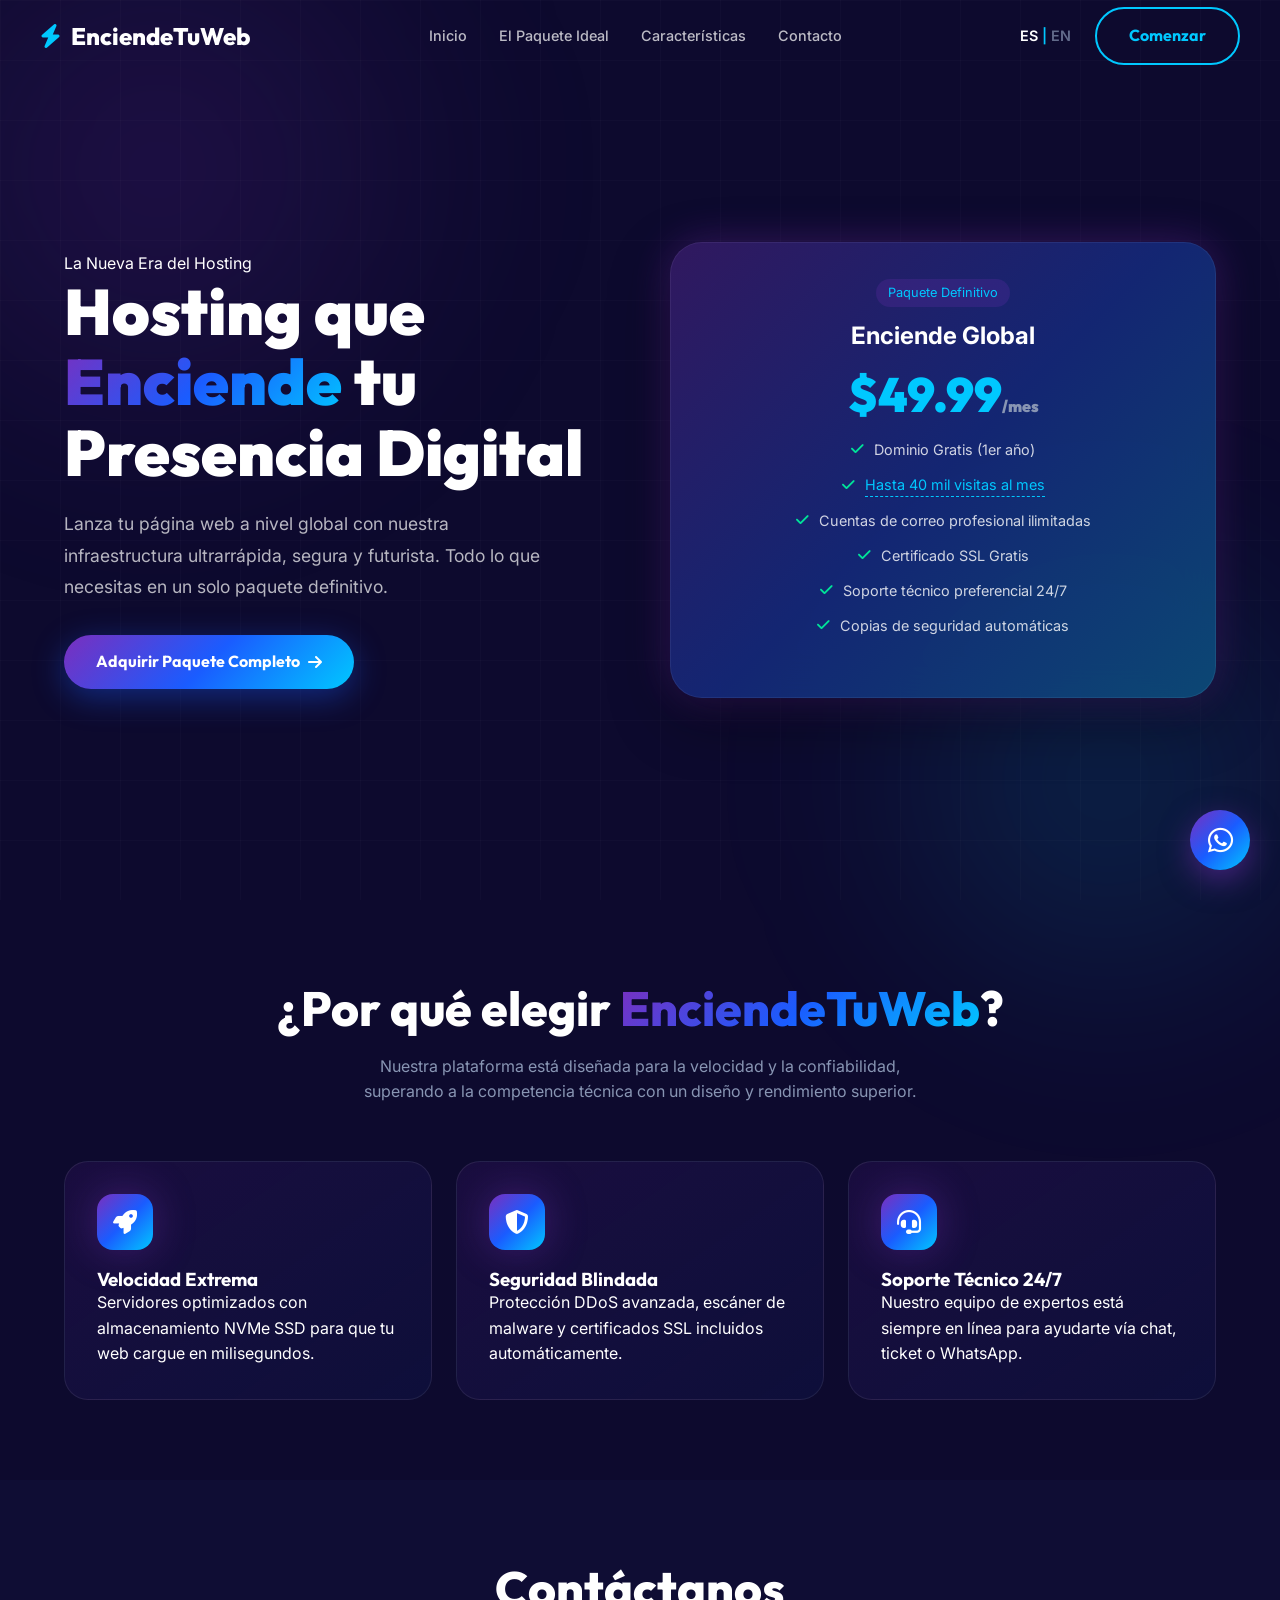
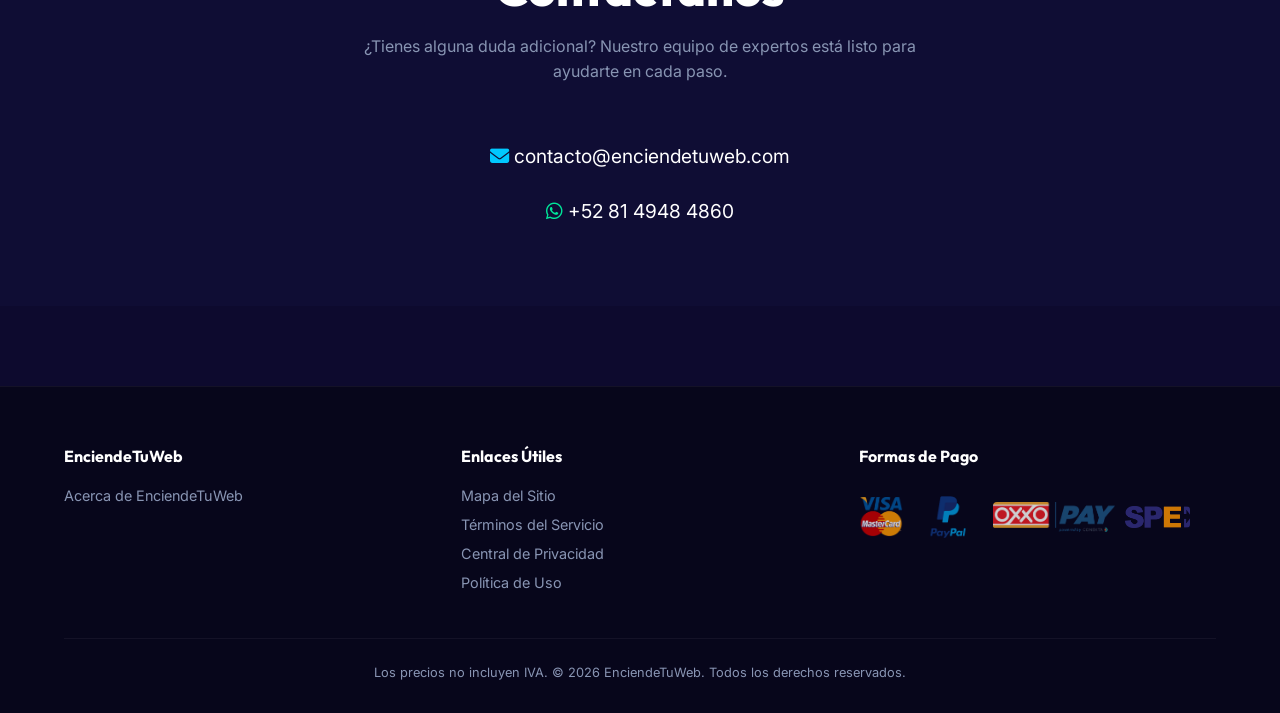
<file: index.html>
<!DOCTYPE html>
<html lang="es">
<head>
    <link rel="icon" href="favicon.png" type="image/x-icon">
    <meta charset="UTF-8">
    <meta name="viewport" content="width=device-width, initial-scale=1.0">
    <title>EnciendeTuWeb - Hosting Profesional y Futurista</title>
    <link rel="stylesheet" href="assets/css/style.css">
    <link rel="stylesheet" href="https://cdnjs.cloudflare.com/ajax/libs/font-awesome/6.4.0/css/all.min.css">
</head>
<body>
    <div class="bg-blob-1"></div>
    <div class="bg-blob-2"></div>
    <div class="grid-bg"></div>

    <nav class="navbar">
        <div class="nav-inner">
            <div class="nav-logo">
                <i class="fa-solid fa-bolt" style="color: var(--cyan);"></i> EnciendeTuWeb
            </div>
            <div class="nav-links">
                <a href="#inicio"><span data-i18n="nav_home">Inicio</span></a>
                <a href="#paquete"><span data-i18n="nav_pkg">El Paquete Ideal</span></a>
                <a href="#caracteristicas"><span data-i18n="nav_feat">Características</span></a>
                <a href="#contacto"><span data-i18n="nav_contact">Contacto</span></a>
            </div>
            
            
            <div class="nav-actions">
                <div style="color: var(--cyan); margin-right: 12px; font-weight: 600; font-size: 0.9rem; cursor: pointer; user-select: none;" id="lang-switcher">
                    <span id="lang-es" style="color: white;">ES</span> | <span id="lang-en" style="color: var(--gray-500); opacity: 0.7;">EN</span>
                </div>
                <a href="duracion.html" class="btn btn-outline" data-i18n="nav_start">Comenzar</a>
            </div>


        </div>
    </nav>

    <header class="hero" id="inicio">
        <div class="container hero-content">
            <div>
                <div class="hero-eyebrow">
                    <div class="hero-eyebrow-line"></div>
                    <span><span data-i18n="hero_eyebrow">La Nueva Era del Hosting</span></span>
                </div>
                <h1 class="hero-title"><span data-i18n="hero_title">Hosting que <span class="gradient-text">Enciende</span> tu Presencia Digital</span></h1>
                <p class="hero-desc"><span data-i18n="hero_desc">Lanza tu página web a nivel global con nuestra infraestructura ultrarrápida, segura y futurista. Todo lo que necesitas en un solo paquete definitivo.</span></p>
                <div class="hero-cta">
                    <a href="duracion.html" class="btn btn-primary btn-lg"><span data-i18n="hero_cta">Adquirir Paquete Completo</span> <i class="fa-solid fa-arrow-right"></i></a>
                </div>
            </div>
            <div class="hero-visual">
                <div class="hero-card">
                    <div class="hcard-label"><span data-i18n="card_label">Paquete Definitivo</span></div>
                    <div class="hcard-name">Enciende Global</div>
                    <div class="card-price">$49.99<span style="font-size:1rem;color:var(--gray-500);"><span data-i18n="card_mo">/mes</span></span></div>
                    <div class="card-features">
                        <div class="card-feat"><i class="fa-solid fa-check"></i> <span data-i18n="f_domain">Dominio Gratis (1er año)</span></div>
                        <div class="card-feat"><i class="fa-solid fa-check"></i> <span class="has-tooltip" data-tooltip="Recibe un gran volumen de tráfico sin caídas">Hasta 40 mil visitas al mes</span></div>
                        <div class="card-feat"><i class="fa-solid fa-check"></i> <span data-i18n="f_bw">Cuentas de correo profesional ilimitadas</span></div>
                        <div class="card-feat"><i class="fa-solid fa-check"></i> <span data-i18n="f_ssl">Certificado SSL Gratis</span></div>
                        <div class="card-feat"><i class="fa-solid fa-check"></i> <span data-i18n="f_support">Soporte técnico preferencial 24/7</span></div>
                        <div class="card-feat"><i class="fa-solid fa-check"></i> <span data-i18n="f_backups">Copias de seguridad automáticas</span></div>
                    </div>
                </div>
            </div>
        </div>
    </header>

    <section class="section" id="caracteristicas">
        <div class="container">
            <h2 class="section-title"><span data-i18n="why_title">¿Por qué elegir <span class="gradient-text">EnciendeTuWeb</span>?</span></h2>
            <p class="section-subtitle"><span data-i18n="why_desc">Nuestra plataforma está diseñada para la velocidad y la confiabilidad, superando a la competencia técnica con un diseño y rendimiento superior.</span></p>
            
            <div class="features-grid">
                <div class="feat-card">
                    <div class="feat-icon"><i class="fa-solid fa-rocket"></i></div>
                    <h3><span data-i18n="ft_speed">Velocidad Extrema</span></h3>
                    <p><span data-i18n="fd_speed">Servidores optimizados con almacenamiento NVMe SSD para que tu web cargue en milisegundos.</span></p>
                </div>
                <div class="feat-card">
                    <div class="feat-icon"><i class="fa-solid fa-shield-halved"></i></div>
                    <h3><span data-i18n="ft_security">Seguridad Blindada</span></h3>
                    <p><span data-i18n="fd_security">Protección DDoS avanzada, escáner de malware y certificados SSL incluidos automáticamente.</span></p>
                </div>
                <div class="feat-card">
                    <div class="feat-icon"><i class="fa-solid fa-headset"></i></div>
                    <h3><span data-i18n="ft_support">Soporte Técnico 24/7</span></h3>
                    <p><span data-i18n="fd_support">Nuestro equipo de expertos está siempre en línea para ayudarte vía chat, ticket o WhatsApp.</span></p>
                </div>
            </div>
        </div>
    </section>

    
    <section class="section" id="contacto" style="background: rgba(19,16,58,0.5);">
        <div class="container">
            <h2 class="section-title"><span data-i18n="contact_title">Contáctanos</span></h2>
            <p class="section-subtitle"><span data-i18n="contact_desc">¿Tienes alguna duda adicional? Nuestro equipo de expertos está listo para ayudarte en cada paso.</span></p>
            <div style="text-align: center;">
                <p style="font-size: 1.2rem; margin-bottom: 24px;">
                    <i class="fa-solid fa-envelope" style="color: var(--cyan);"></i> <a href="mailto:contacto@enciendetuweb.com">contacto@enciendetuweb.com</a>
                </p>
                <p style="font-size: 1.2rem;">
                    <i class="fa-brands fa-whatsapp" style="color: var(--success);"></i> <a href="https://wa.me/528149484860" target="_blank">+52 81 4948 4860</a>
                </p>
            </div>
        </div>
    </section>

    <footer class="footer" style="padding-top: 60px; padding-bottom: 30px; background: rgba(0,0,0,0.4); border-top: 1px solid rgba(255,255,255,0.05); margin-top: 80px;">
        <div class="container">
            <div style="display: grid; grid-template-columns: repeat(auto-fit, minmax(200px, 1fr)); gap: 40px; margin-bottom: 40px;">
                <div>
                    <h4 style="color: white; margin-bottom: 16px; font-family: 'Outfit', sans-serif;">EnciendeTuWeb</h4>
                    <ul style="list-style: none; padding: 0; color: var(--gray-500); font-size: 0.9rem; line-height: 2;">
                        <li><a href="acerca-de.html" style="color: inherit; text-decoration: none; transition: var(--transition);">Acerca de EnciendeTuWeb</a></li>
                    </ul>
                </div>
                <div>
                    <h4 style="color: white; margin-bottom: 16px; font-family: 'Outfit', sans-serif;">Enlaces Útiles</h4>
                    <ul style="list-style: none; padding: 0; color: var(--gray-500); font-size: 0.9rem; line-height: 2;">
                        <li><a href="mapa-del-sitio.html" style="color: inherit; text-decoration: none; transition: var(--transition);">Mapa del Sitio</a></li>
                        <li><a href="terminos.html" style="color: inherit; text-decoration: none; transition: var(--transition);">Términos del Servicio</a></li>
                        <li><a href="privacidad.html" style="color: inherit; text-decoration: none; transition: var(--transition);">Central de Privacidad</a></li>
                        <li><a href="politica-uso.html" style="color: inherit; text-decoration: none; transition: var(--transition);">Política de Uso</a></li>
                    </ul>
                </div>
                <div>
                    <h4 style="color: white; margin-bottom: 16px; font-family: 'Outfit', sans-serif;">Formas de Pago</h4>
                    <div style="display: flex; gap: 10px; align-items: center; flex-wrap: wrap;">
                        <img src="assets/img/tarjeta.png" alt="Tarjetas" style="height: 40px; border-radius: 4px; opacity: 0.8; object-fit: contain;">
                        <img src="assets/img/paypal.png" alt="PayPal" style="height: 70px; border-radius: 4px; opacity: 0.8; object-fit: contain;">
                        <img src="assets/img/oxxo.png" alt="Oxxo" style="height: 30px; border-radius: 4px; opacity: 0.8; object-fit: contain;">
                        <img src="assets/img/transfer.png" alt="Transferencia" style="height: 22px; border-radius: 4px; opacity: 0.8; object-fit: contain;">
                    </div>
                </div>
            </div>
            <div style="text-align: center; color: var(--gray-500); font-size: 0.8rem; border-top: 1px solid rgba(255,255,255,0.05); padding-top: 24px;">
                <p>Los precios no incluyen IVA. © 2026 EnciendeTuWeb. Todos los derechos reservados.</p>
            </div>
        </div>
    </footer>

    <!-- Chatbot Toggle -->
    <div class="chatbot-toggle" id="chatToggle">
        <i class="fa-brands fa-whatsapp"></i>
    </div>

    <!-- Chatbot Window -->
    <div class="chatbot-window" id="chatWindow">
        <div class="chat-header">
            <div>
                <strong>Asistente EnciendeTuWeb</strong><br>
                <small>En línea</small>
            </div>
            <button class="modal-close" id="closeChat" style="color:white;"><i class="fa-solid fa-times"></i></button>
        </div>
        <div class="chat-messages" id="chatMessages">
            <div class="chat-msg bot">¡Hola! Soy tu asistente de EnciendeTuWeb. ¿En qué puedo ayudarte a lanzar tu proyecto global hoy?</div>
        </div>
        <div class="chat-input">
            <input type="text" id="chatInput" placeholder="Escribe tu mensaje...">
            <button id="sendChat"><i class="fa-solid fa-paper-plane"></i></button>
        </div>
    </div>

    <script src="assets/js/main.js"></script>
</body>
</html>
</file>
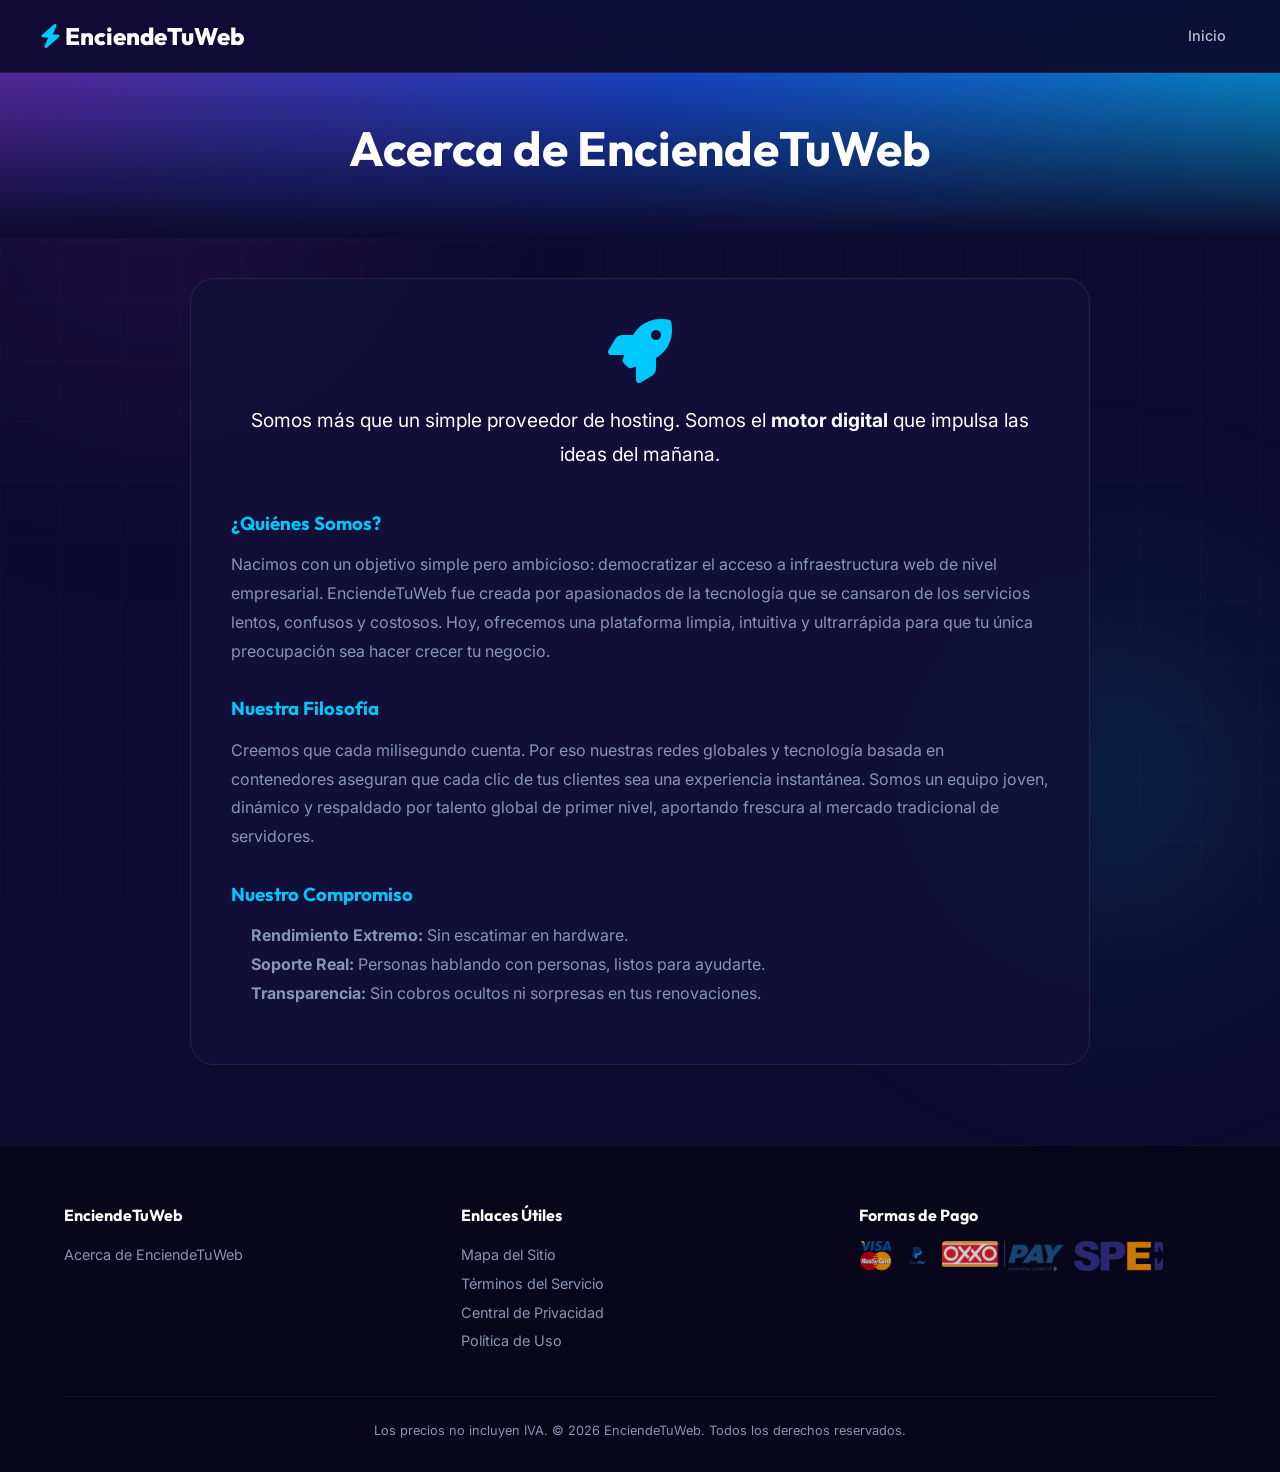
<file: acerca-de.html>
<!DOCTYPE html>
<html lang="es">
<head>
    <meta charset="UTF-8">
    <meta name="viewport" content="width=device-width, initial-scale=1.0">
    <title>Acerca de EnciendeTuWeb - EnciendeTuWeb</title>
    <link rel="stylesheet" href="assets/css/style.css">
    <link rel="stylesheet" href="https://cdnjs.cloudflare.com/ajax/libs/font-awesome/6.4.0/css/all.min.css">
    <style>
        .page-header { text-align: center; padding: 120px 20px 60px; background: var(--gradient-brand); position: relative; overflow: hidden; }
        .page-header h1 { font-family: 'Outfit', sans-serif; font-size: 3rem; color: var(--white); position: relative; z-index: 2; }
        .content-container { max-width: 900px; margin: 40px auto; padding: 40px; background: rgba(19,16,58,0.82); border: var(--border-glass); border-radius: var(--radius-lg); }
    </style>
</head>
<body>
    <div class="bg-blob-1"></div>
    <div class="bg-blob-2"></div>
    <div class="grid-bg"></div>

    <nav class="navbar scrolled">
        <div class="nav-inner">
            <div class="nav-logo">
                <a href="index.html" style="color:inherit; text-decoration:none;"><i class="fa-solid fa-bolt" style="color: var(--cyan);"></i> EnciendeTuWeb</a>
            </div>
            <div class="nav-links">
                <a href="index.html">Inicio</a>
            </div>
        </div>
    </nav>

    <div class="page-header">
        <h1>Acerca de EnciendeTuWeb</h1>
        <div style="position: absolute; inset: 0; background: linear-gradient(180deg, transparent, var(--navy)); z-index: 1;"></div>
    </div>

    <div class="container content-container">
        <div style="text-align:center; margin-bottom:40px;">
    <i class="fa-solid fa-rocket" style="font-size: 4rem; color: var(--cyan); margin-bottom: 20px;"></i>
    <p style="color:var(--white); font-size:1.2rem; line-height:1.8;">Somos más que un simple proveedor de hosting. Somos el <strong>motor digital</strong> que impulsa las ideas del mañana.</p>
</div>
<h3 style="color:var(--cyan); margin-top:32px; margin-bottom:16px; font-family:'Outfit', sans-serif;">¿Quiénes Somos?</h3>
<p style="color:var(--gray-500); line-height:1.8; margin-bottom:16px;">Nacimos con un objetivo simple pero ambicioso: democratizar el acceso a infraestructura web de nivel empresarial. EnciendeTuWeb fue creada por apasionados de la tecnología que se cansaron de los servicios lentos, confusos y costosos. Hoy, ofrecemos una plataforma limpia, intuitiva y ultrarrápida para que tu única preocupación sea hacer crecer tu negocio.</p>
<h3 style="color:var(--cyan); margin-top:32px; margin-bottom:16px; font-family:'Outfit', sans-serif;">Nuestra Filosofía</h3>
<p style="color:var(--gray-500); line-height:1.8; margin-bottom:16px;">Creemos que cada milisegundo cuenta. Por eso nuestras redes globales y tecnología basada en contenedores aseguran que cada clic de tus clientes sea una experiencia instantánea. Somos un equipo joven, dinámico y respaldado por talento global de primer nivel, aportando frescura al mercado tradicional de servidores.</p>
<h3 style="color:var(--cyan); margin-top:32px; margin-bottom:16px; font-family:'Outfit', sans-serif;">Nuestro Compromiso</h3>
<ul style="color:var(--gray-500); line-height:1.8; margin-bottom:16px; padding-left: 20px;">
    <li><strong>Rendimiento Extremo:</strong> Sin escatimar en hardware.</li>
    <li><strong>Soporte Real:</strong> Personas hablando con personas, listos para ayudarte.</li>
    <li><strong>Transparencia:</strong> Sin cobros ocultos ni sorpresas en tus renovaciones.</li>
</ul>

    </div>

    <footer class="footer" style="padding-top: 60px; padding-bottom: 30px; background: rgba(0,0,0,0.4); border-top: 1px solid rgba(255,255,255,0.05); margin-top: 80px;">
        <div class="container">
            <div style="display: grid; grid-template-columns: repeat(auto-fit, minmax(200px, 1fr)); gap: 40px; margin-bottom: 40px;">
                <div>
                    <h4 style="color: white; margin-bottom: 16px; font-family: 'Outfit', sans-serif;">EnciendeTuWeb</h4>
                    <ul style="list-style: none; padding: 0; color: var(--gray-500); font-size: 0.9rem; line-height: 2;">
                        <li><a href="acerca-de.html" style="color: inherit; text-decoration: none; transition: var(--transition);">Acerca de EnciendeTuWeb</a></li>
                    </ul>
                </div>
                <div>
                    <h4 style="color: white; margin-bottom: 16px; font-family: 'Outfit', sans-serif;">Enlaces Útiles</h4>
                    <ul style="list-style: none; padding: 0; color: var(--gray-500); font-size: 0.9rem; line-height: 2;">
                        <li><a href="mapa-del-sitio.html" style="color: inherit; text-decoration: none; transition: var(--transition);">Mapa del Sitio</a></li>
                        <li><a href="terminos.html" style="color: inherit; text-decoration: none; transition: var(--transition);">Términos del Servicio</a></li>
                        <li><a href="privacidad.html" style="color: inherit; text-decoration: none; transition: var(--transition);">Central de Privacidad</a></li>
                        <li><a href="politica-uso.html" style="color: inherit; text-decoration: none; transition: var(--transition);">Política de Uso</a></li>
                    </ul>
                </div>
                <div>
                    <h4 style="color: white; margin-bottom: 16px; font-family: 'Outfit', sans-serif;">Formas de Pago</h4>
                    <div style="display: flex; gap: 10px; align-items: center; flex-wrap: wrap;">
                        <img src="assets/img/tarjeta.png" alt="Tarjetas" style="height: 30px; border-radius: 4px; opacity: 0.8; object-fit: contain;">
                        <img src="assets/img/paypal.png" alt="PayPal" style="height: 30px; border-radius: 4px; opacity: 0.8; object-fit: contain;">
                        <img src="assets/img/oxxo.png" alt="Oxxo" style="height: 30px; border-radius: 4px; opacity: 0.8; object-fit: contain;">
                        <img src="assets/img/transfer.png" alt="Transferencia" style="height: 30px; border-radius: 4px; opacity: 0.8; object-fit: contain;">
                    </div>
                </div>
            </div>
            <div style="text-align: center; color: var(--gray-500); font-size: 0.8rem; border-top: 1px solid rgba(255,255,255,0.05); padding-top: 24px;">
                <p>Los precios no incluyen IVA. © 2026 EnciendeTuWeb. Todos los derechos reservados.</p>
            </div>
        </div>
    </footer>
</body>
</html>
</file>
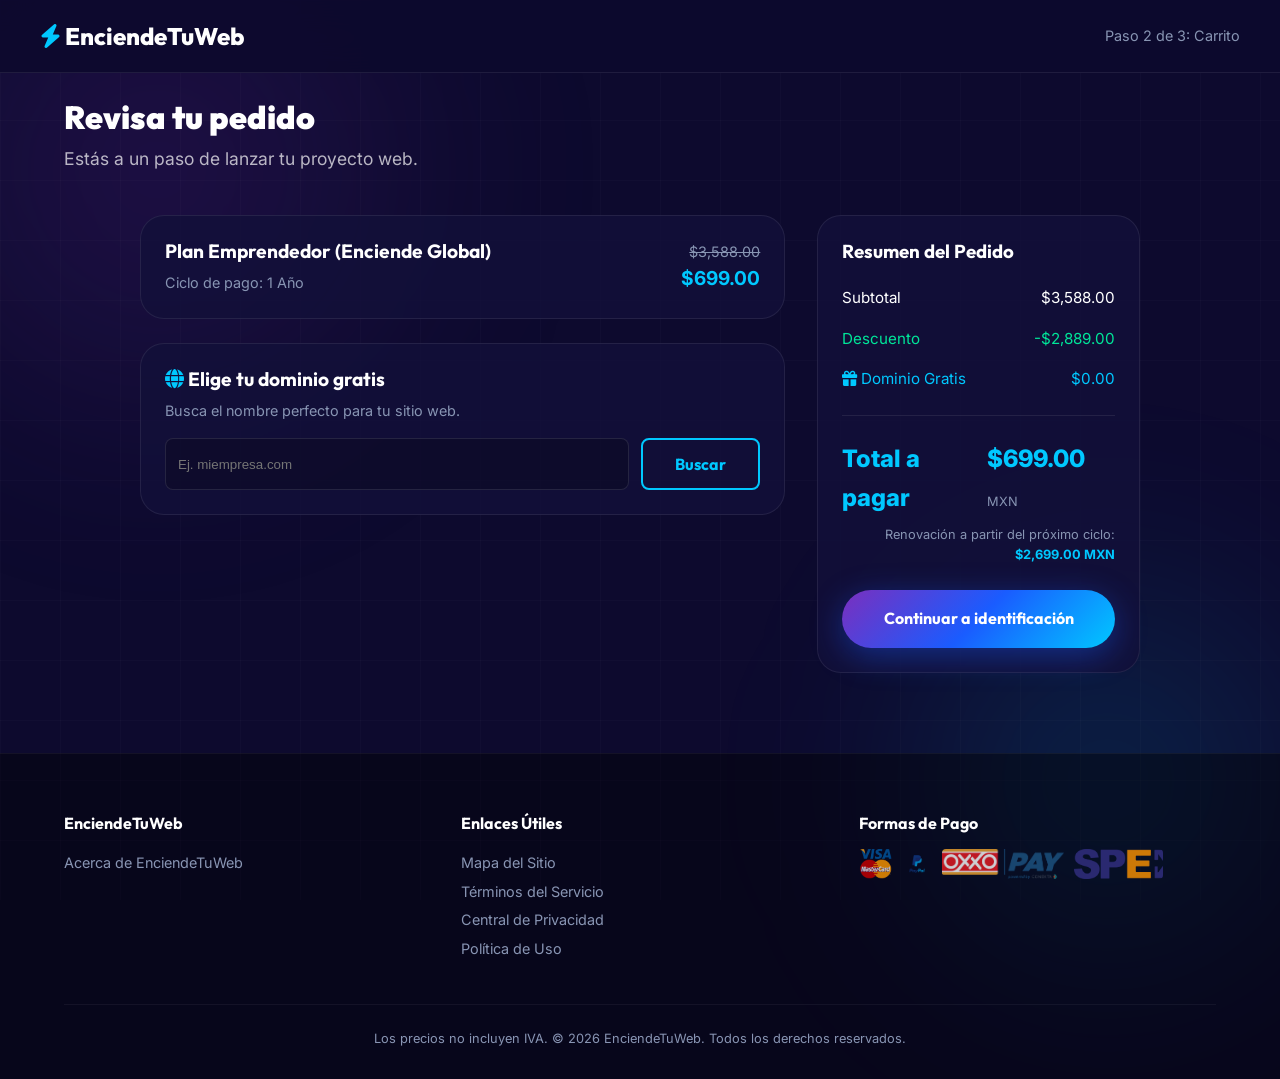
<file: carrito.html>
<!DOCTYPE html>
<html lang="es">
<head>
    <meta charset="UTF-8">
    <meta name="viewport" content="width=device-width, initial-scale=1.0">
    <title>Carrito de Compras - EnciendeTuWeb</title>
    <link rel="stylesheet" href="assets/css/style.css">
    <link rel="stylesheet" href="https://cdnjs.cloudflare.com/ajax/libs/font-awesome/6.4.0/css/all.min.css">
    <style>
        .cart-layout { display: grid; grid-template-columns: 2fr 1fr; gap: 32px; margin: 40px auto; max-width: 1000px; }
        .cart-box { background: rgba(19,16,58,0.82); border: var(--border-glass); border-radius: var(--radius-lg); padding: 24px; }
        .cart-item { display: flex; justify-content: space-between; padding-bottom: 24px; border-bottom: 1px solid rgba(255,255,255,0.05); margin-bottom: 24px; }
        .cart-item:last-child { border: none; padding-bottom: 0; margin-bottom: 0; }
        
        .item-details h4 { font-size: 1.2rem; margin-bottom: 8px; }
        .item-details p { color: var(--gray-500); font-size: 0.9rem; }
        .item-price { text-align: right; }
        .item-price .strike { text-decoration: line-through; color: var(--gray-500); font-size: 0.9rem; }
        .item-price .final { font-size: 1.2rem; font-weight: 700; color: var(--cyan); }
        
        .summary-row { display: flex; justify-content: space-between; margin-bottom: 16px; font-size: 0.95rem; }
        .summary-total { display: flex; justify-content: space-between; margin-top: 24px; padding-top: 24px; border-top: var(--border-glass); font-size: 1.5rem; font-weight: 800; color: var(--cyan); }
        
        .domain-search { display: flex; gap: 12px; margin-top: 16px; }
        .domain-search input { flex: 1; padding: 12px; border-radius: 8px; border: 1px solid rgba(255,255,255,0.1); background: rgba(0,0,0,0.2); color: white; outline: none; }
        .domain-search input:focus { border-color: var(--cyan); }
        
        @media (max-width: 768px) {
            .cart-layout { grid-template-columns: 1fr; }
        }
    </style>
</head>
<body style="padding-top: 100px;">
    <div class="bg-blob-1"></div>
    <div class="bg-blob-2"></div>
    <div class="grid-bg"></div>

    <nav class="navbar scrolled">
        <div class="nav-inner">
            <div class="nav-logo">
                <a href="index.html"><i class="fa-solid fa-bolt" style="color: var(--cyan);"></i> EnciendeTuWeb</a>
            </div>
            <div style="color: var(--gray-500); font-size: 0.9rem;">
                Paso 2 de 3: Carrito
            </div>
        </div>
    </nav>

    <div class="container">
        <h1 class="hero-title" style="font-size: 2rem; margin-bottom: 8px;">Revisa tu pedido</h1>
        <p class="hero-desc">Estás a un paso de lanzar tu proyecto web.</p>

        <div class="cart-layout">
            <!-- Columna Izquierda: Productos -->
            <div>
                <div class="cart-box" style="margin-bottom: 24px;">
                    <div class="cart-item">
                        <div class="item-details">
                            <h4 id="cart-plan-name">Plan Emprendedor (Enciende Global)</h4>
                            <p id="cart-plan-cycle">Ciclo de pago: 1 Año</p>
                        </div>
                        <div class="item-price">
                            <div class="strike" id="cart-strike">$3,588.00</div>
                            <div class="final" id="cart-final">$699.00</div>
                        </div>
                    </div>
                </div>

                <div class="cart-box" id="domain-section">
                    <div class="item-details">
                        <h4 id="domain-title"><i class="fa-solid fa-globe" style="color: var(--cyan);"></i> Elige tu dominio gratis</h4>
                        <p id="domain-msg" style="margin-bottom: 12px;">Busca el nombre perfecto para tu sitio web.</p>
                        <div class="domain-search" id="domain-search">
                            <input type="text" id="domain-input" placeholder="Ej. miempresa.com">
                            <button id="domain-btn" class="btn btn-outline" style="border-radius: 8px; min-width: 100px;">Buscar</button>
                        </div>
                    </div>
                </div>
            </div>

            <!-- Columna Derecha: Resumen -->
            <div>
                <div class="cart-box sticky" style="top: 100px;">
                    <h3 style="margin-bottom: 24px;">Resumen del Pedido</h3>
                    
                    <div class="summary-row">
                        <span>Subtotal</span>
                        <span id="cart-subtotal">$3,588.00</span>
                    </div>
                    <div class="summary-row" style="color: var(--success);" id="cart-discount">
                        <span>Descuento (80%)</span>
                        <span>-$2,889.00</span>
                    </div>
                    
                    <div class="summary-row" id="summary-domain" style="color: var(--cyan);">
                        <span><i class="fa-solid fa-gift"></i> Dominio Gratis</span>
                        <span>$0.00</span>
                    </div>
                    <div class="summary-total" id="cart-total">
                        <span>Total a pagar</span>
                        <span>$699.00 <small style="font-size:0.8rem; font-weight:normal; color:var(--gray-500);">MXN</small></span>
                    </div>
                    
                    <a href="checkout.html" class="btn btn-primary" style="width: 100%; margin-top: 24px; padding: 16px;">Continuar a identificación</a>
                </div>
            </div>
        </div>
    </div>

    <script>
        document.addEventListener('DOMContentLoaded', () => {
            const urlParams = new URLSearchParams(window.location.search);
            const plan = urlParams.get('plan') || '12'; // default to 1 year
            
            const domainSection = document.getElementById('domain-box');
            const summaryFreeDomain = document.getElementById('summary-domain');
            
            // Elements to update
            const planName = document.getElementById('cart-plan-name');
            const planCycle = document.getElementById('cart-plan-cycle');
            const subtotalEl = document.getElementById('cart-subtotal');
            const discountEl = document.getElementById('cart-discount');
            const totalEl = document.getElementById('cart-total');
            const strikeEl = document.getElementById('cart-strike');
            const finalEl = document.getElementById('cart-final');
            
            const domainTitle = document.getElementById('domain-title');
            const domainMsg = document.getElementById('domain-msg');
            const domainInput = document.getElementById('domain-input');
            const domainBtn = document.getElementById('domain-btn');
            const domainSearch = document.getElementById('domain-search');
            
            let priceData = {
                '1': { cycle: '1 Mes', normal: 299, final: 299, discount: 0, hasDomain: false, renewal: null },
                '6': { cycle: '6 Meses', normal: 1794, final: 399, discount: 1395, hasDomain: false, renewal: 1499 },
                '12': { cycle: '1 Año', normal: 3588, final: 699, discount: 2889, hasDomain: true, renewal: 2699 },
                '36': { cycle: '3 Años', normal: 10764, final: 1699, discount: 9065, hasDomain: true, renewal: 6999 }
            };
            
            let data = priceData[plan];
            
            // Update cart text
            planCycle.innerText = `Ciclo de pago: ${data.cycle}`;
            
            if(data.hasDomain) {
                // Free domain
                domainSearch.style.display = 'flex';
                domainTitle.innerHTML = `<i class="fa-solid fa-globe" style="color: var(--cyan);"></i> Elige tu dominio gratis`;
                summaryFreeDomain.style.display = 'flex';
            } else {
                // No free domain
                domainSearch.style.display = 'none';
                domainTitle.innerHTML = `<i class="fa-solid fa-globe" style="color: var(--gray-500);"></i> Dominio no incluido`;
                domainMsg.innerHTML = `Tu plan de ${data.cycle} no incluye dominio gratis. Necesitarás apuntar tu propio dominio después de la compra.`;
                summaryFreeDomain.style.display = 'none';
            }
            
            // Formatter
            const fmt = new Intl.NumberFormat('es-MX', { style: 'currency', currency: 'MXN' });
            
            subtotalEl.innerText = fmt.format(data.normal);
            if(data.discount > 0) {
                strikeEl.innerText = fmt.format(data.normal);
                strikeEl.style.display = 'block';
                discountEl.innerHTML = `<span>Descuento</span><span>-${fmt.format(data.discount)}</span>`;
                discountEl.style.display = 'flex';
            } else {
                strikeEl.style.display = 'none';
                discountEl.style.display = 'none';
            }
            
            finalEl.innerText = fmt.format(data.final);
            totalEl.innerHTML = `<span>Total a pagar</span><span>${fmt.format(data.final)} <small style="font-size:0.8rem; font-weight:normal; color:var(--gray-500);">MXN</small></span>`;
            
            // Remove previous renewal notice if exists
            let oldRenewal = document.getElementById('renewal-notice');
            if(oldRenewal) oldRenewal.remove();
            
            if(data.renewal) {
                let renewalMsg = document.createElement('div');
                renewalMsg.id = 'renewal-notice';
                renewalMsg.style.cssText = 'text-align: right; color: var(--gray-500); font-size: 0.8rem; margin-top: 8px;';
                renewalMsg.innerHTML = `Renovación a partir del próximo ciclo: <strong style="color:var(--cyan);">${fmt.format(data.renewal)} MXN</strong>`;
                totalEl.parentNode.insertBefore(renewalMsg, totalEl.nextSibling);
            }

            
            // Domain Checker
            domainBtn.addEventListener('click', async () => {
                let d = domainInput.value.trim().toLowerCase();
                if(!d) return;
                
                // Si no tiene extensión, asume .com
                if(!d.includes('.')) d += '.com';
                
                domainBtn.innerHTML = '<i class="fa-solid fa-spinner fa-spin"></i>';
                domainBtn.disabled = true;
                
                try {
                    // Usar DNS de Cloudflare con tipo SOA para verificar si la zona existe
                    const res = await fetch(`https://cloudflare-dns.com/dns-query?name=${d}&type=SOA`, {
                        headers: { 'accept': 'application/dns-json' }
                    });
                    const result = await res.json();
                    
                    if(result.Status === 3) {
                        // NXDOMAIN -> Disponible
                        domainMsg.innerHTML = `<span style="color:var(--success)"><i class="fa-solid fa-check-circle"></i> ¡Felicidades! <strong>${d}</strong> está disponible y se añadirá gratis a tu paquete.</span>`;
                        domainInput.style.borderColor = 'var(--success)';
                        summaryFreeDomain.innerHTML = `<span><i class="fa-solid fa-globe"></i> ${d} (1 Año)</span><span>$0.00</span>`;
                    } else {
                        // Existe -> No disponible
                        domainMsg.innerHTML = `<span style="color:#FF4A4A"><i class="fa-solid fa-times-circle"></i> El dominio <strong>${d}</strong> ya está registrado. Intenta con otro nombre.</span>`;
                        domainInput.style.borderColor = '#FF4A4A';
                    }
                } catch(e) {
                    domainMsg.innerHTML = `<span style="color:var(--gray-500)">Ocurrió un error al verificar el dominio. Por favor intenta de nuevo.</span>`;
                }
                
                domainBtn.innerHTML = 'Buscar';
                domainBtn.disabled = false;
            });
        });
    </script>

    <footer class="footer" style="padding-top: 60px; padding-bottom: 30px; background: rgba(0,0,0,0.4); border-top: 1px solid rgba(255,255,255,0.05); margin-top: 80px;">
        <div class="container">
            <div style="display: grid; grid-template-columns: repeat(auto-fit, minmax(200px, 1fr)); gap: 40px; margin-bottom: 40px;">
                <div>
                    <h4 style="color: white; margin-bottom: 16px; font-family: 'Outfit', sans-serif;">EnciendeTuWeb</h4>
                    <ul style="list-style: none; padding: 0; color: var(--gray-500); font-size: 0.9rem; line-height: 2;">
                        <li><a href="acerca-de.html" style="color: inherit; text-decoration: none; transition: var(--transition);">Acerca de EnciendeTuWeb</a></li>
                    </ul>
                </div>
                <div>
                    <h4 style="color: white; margin-bottom: 16px; font-family: 'Outfit', sans-serif;">Enlaces Útiles</h4>
                    <ul style="list-style: none; padding: 0; color: var(--gray-500); font-size: 0.9rem; line-height: 2;">
                        <li><a href="mapa-del-sitio.html" style="color: inherit; text-decoration: none; transition: var(--transition);">Mapa del Sitio</a></li>
                        <li><a href="terminos.html" style="color: inherit; text-decoration: none; transition: var(--transition);">Términos del Servicio</a></li>
                        <li><a href="privacidad.html" style="color: inherit; text-decoration: none; transition: var(--transition);">Central de Privacidad</a></li>
                        <li><a href="politica-uso.html" style="color: inherit; text-decoration: none; transition: var(--transition);">Política de Uso</a></li>
                    </ul>
                </div>
                <div>
                    <h4 style="color: white; margin-bottom: 16px; font-family: 'Outfit', sans-serif;">Formas de Pago</h4>
                    <div style="display: flex; gap: 10px; align-items: center; flex-wrap: wrap;">
                        <img src="assets/img/tarjeta.png" alt="Tarjetas" style="height: 30px; border-radius: 4px; opacity: 0.8; object-fit: contain;">
                        <img src="assets/img/paypal.png" alt="PayPal" style="height: 30px; border-radius: 4px; opacity: 0.8; object-fit: contain;">
                        <img src="assets/img/oxxo.png" alt="Oxxo" style="height: 30px; border-radius: 4px; opacity: 0.8; object-fit: contain;">
                        <img src="assets/img/transfer.png" alt="Transferencia" style="height: 30px; border-radius: 4px; opacity: 0.8; object-fit: contain;">
                    </div>
                </div>
            </div>
            <div style="text-align: center; color: var(--gray-500); font-size: 0.8rem; border-top: 1px solid rgba(255,255,255,0.05); padding-top: 24px;">
                <p>Los precios no incluyen IVA. © 2026 EnciendeTuWeb. Todos los derechos reservados.</p>
            </div>
        </div>
    </footer>

</body>

</html>
</file>
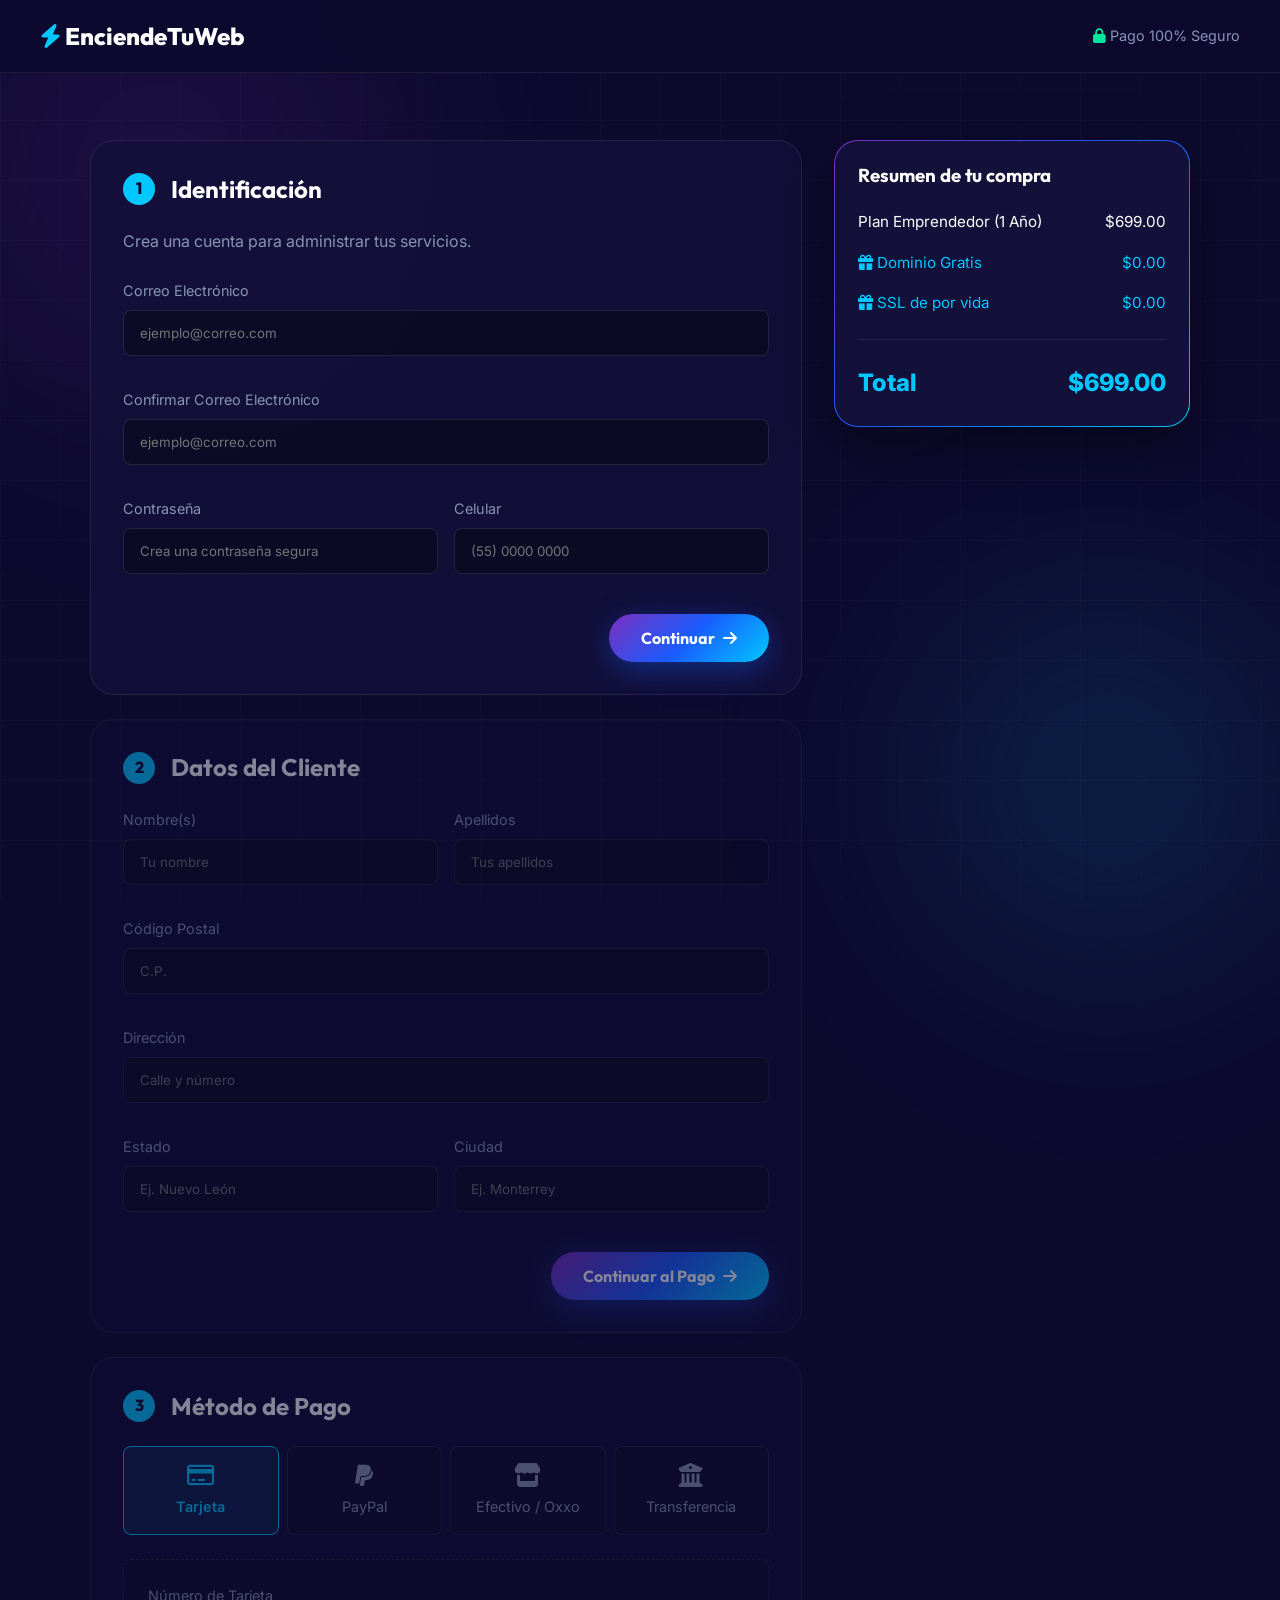
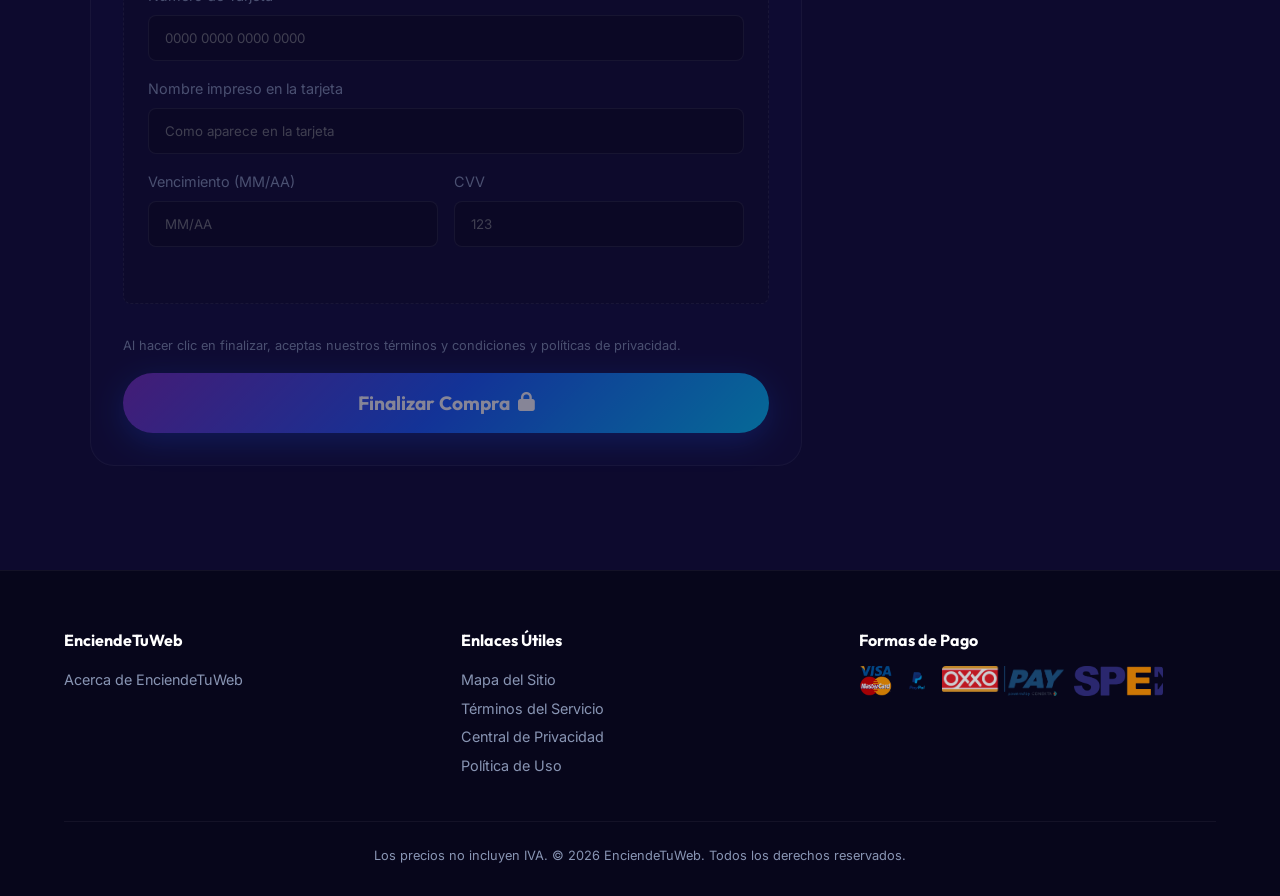
<file: checkout.html>
<!DOCTYPE html>
<html lang="es">
<head>
    <meta charset="UTF-8">
    <meta name="viewport" content="width=device-width, initial-scale=1.0">
    <title>Checkout - EnciendeTuWeb</title>
    <link rel="stylesheet" href="assets/css/style.css">
    <link rel="stylesheet" href="https://cdnjs.cloudflare.com/ajax/libs/font-awesome/6.4.0/css/all.min.css">
    <style>
        .checkout-layout { display: grid; grid-template-columns: 2fr 1fr; gap: 32px; margin: 40px auto; max-width: 1100px; }
        .checkout-step { background: rgba(19,16,58,0.82); border: var(--border-glass); border-radius: var(--radius-lg); padding: 32px; margin-bottom: 24px; transition: var(--transition); }
        .step-header { display: flex; align-items: center; gap: 16px; margin-bottom: 24px; }
        .step-number { width: 32px; height: 32px; background: var(--cyan); color: var(--navy); border-radius: 50%; display: flex; align-items: center; justify-content: center; font-weight: 800; font-family: 'Outfit', sans-serif; }
        .step-title { font-size: 1.5rem; font-family: 'Outfit', sans-serif; font-weight: 700; }
        
        .form-grid { display: grid; grid-template-columns: 1fr 1fr; gap: 16px; margin-bottom: 16px; }
        .form-group.full { grid-column: 1 / -1; }
        .form-group label { display: block; margin-bottom: 8px; font-size: 0.9rem; color: var(--gray-500); }
        .form-group input, .form-group select { width: 100%; padding: 14px 16px; background: rgba(0,0,0,0.3); border: 1px solid rgba(255,255,255,0.1); border-radius: 8px; color: var(--white); outline: none; transition: border-color 0.2s; font-family: 'Inter', sans-serif; }
        .form-group input:focus, .form-group select:focus { border-color: var(--cyan); }
        
        /* Payment Tabs */
        .payment-tabs { display: flex; gap: 8px; margin-bottom: 24px; flex-wrap: wrap; }
        .pay-tab { flex: 1; min-width: 120px; padding: 16px 8px; text-align: center; background: rgba(0,0,0,0.2); border: 1px solid rgba(255,255,255,0.1); border-radius: 8px; cursor: pointer; transition: var(--transition); color: var(--gray-500); font-size: 0.9rem; }
        .pay-tab:hover { border-color: rgba(0,200,255,0.5); color: white; }
        .pay-tab.active { background: rgba(0,200,255,0.1); border-color: var(--cyan); color: var(--cyan); font-weight: 600; }
        .pay-tab i { display: block; font-size: 1.5rem; margin-bottom: 8px; }
        
        .pay-content { display: none; padding: 24px; background: rgba(0,0,0,0.2); border-radius: 8px; border: 1px dashed rgba(255,255,255,0.1); }
        .pay-content.active { display: block; animation: fadeIn 0.3s; }
        @keyframes fadeIn { from { opacity: 0; transform: translateY(10px); } to { opacity: 1; transform: translateY(0); } }

        .summary-box { background: var(--gradient-brand); border-radius: var(--radius-lg); padding: 24px; position: sticky; top: 100px; box-shadow: var(--shadow-card); }
        .summary-box::before { content: ''; position: absolute; inset: 1px; background: var(--navy-light); border-radius: calc(var(--radius-lg) - 1px); z-index: -1; }
        
        .summary-row { display: flex; justify-content: space-between; margin-bottom: 16px; font-size: 0.95rem; }
        .summary-total { display: flex; justify-content: space-between; margin-top: 24px; padding-top: 24px; border-top: var(--border-glass); font-size: 1.5rem; font-weight: 800; color: var(--cyan); }

        @media (max-width: 768px) {
            .checkout-layout { grid-template-columns: 1fr; }
            .form-grid { grid-template-columns: 1fr; }
        }
    </style>
</head>
<body style="padding-top: 100px;">
    <div class="bg-blob-1"></div>
    <div class="bg-blob-2"></div>
    <div class="grid-bg"></div>

    <nav class="navbar scrolled">
        <div class="nav-inner">
            <div class="nav-logo">
                <a href="index.html"><i class="fa-solid fa-bolt" style="color: var(--cyan);"></i> EnciendeTuWeb</a>
            </div>
            <div style="color: var(--gray-500); font-size: 0.9rem;">
                <i class="fa-solid fa-lock" style="color: var(--success);"></i> Pago 100% Seguro
            </div>
        </div>
    </nav>

    <div class="container">
        <div class="checkout-layout">
            <!-- Izquierda: Formulario -->
            <div>
                <!-- Paso 1: Identificación -->
                <div class="checkout-step" id="step-1">
                    <div class="step-header">
                        <div class="step-number">1</div>
                        <h2 class="step-title">Identificación</h2>
                    </div>
                    <p style="color: var(--gray-500); margin-bottom: 24px;">Crea una cuenta para administrar tus servicios.</p>
                    
                    <div class="form-grid">
                        <div class="form-group full">
                            <label>Correo Electrónico</label>
                            <input type="email" class="req-step-1" id="email" placeholder="ejemplo@correo.com">
                        </div>
                        <div class="form-group full">
                            <label>Confirmar Correo Electrónico</label>
                            <input type="email" class="req-step-1" id="email-conf" placeholder="ejemplo@correo.com">
                        </div>
                        <div class="form-group">
                            <label>Contraseña</label>
                            <input type="password" class="req-step-1" id="pass" placeholder="Crea una contraseña segura">
                        </div>
                        <div class="form-group">
                            <label>Celular</label>
                            <input type="tel" class="req-step-1" id="tel" placeholder="(55) 0000 0000">
                        </div>
                    </div>
                    <div style="text-align: right; margin-top: 24px;">
                        <button class="btn btn-primary" onclick="nextStep(2)">Continuar <i class="fa-solid fa-arrow-right"></i></button>
                    </div>
                </div>

                <!-- Paso 2: Datos del Cliente -->
                <div class="checkout-step" id="step-2" style="opacity: 0.5; pointer-events: none;">
                    <div class="step-header">
                        <div class="step-number">2</div>
                        <h2 class="step-title">Datos del Cliente</h2>
                    </div>
                    
                    <div class="form-grid">
                        <div class="form-group">
                            <label>Nombre(s)</label>
                            <input type="text" class="req-step-2" placeholder="Tu nombre">
                        </div>
                        <div class="form-group">
                            <label>Apellidos</label>
                            <input type="text" class="req-step-2" placeholder="Tus apellidos">
                        </div>
                        <div class="form-group full">
                            <label>Código Postal</label>
                            <input type="text" class="req-step-2" placeholder="C.P.">
                        </div>
                        <div class="form-group full">
                            <label>Dirección</label>
                            <input type="text" class="req-step-2" placeholder="Calle y número">
                        </div>
                        <div class="form-group">
                            <label>Estado</label>
                            <input type="text" class="req-step-2" placeholder="Ej. Nuevo León">
                        </div>
                        <div class="form-group">
                            <label>Ciudad</label>
                            <input type="text" class="req-step-2" placeholder="Ej. Monterrey">
                        </div>
                    </div>
                    <div style="text-align: right; margin-top: 24px;">
                        <button class="btn btn-primary" onclick="nextStep(3)">Continuar al Pago <i class="fa-solid fa-arrow-right"></i></button>
                    </div>
                </div>

                <!-- Paso 3: Pago -->
                <div class="checkout-step" id="step-3" style="opacity: 0.5; pointer-events: none;">
                    <div class="step-header">
                        <div class="step-number">3</div>
                        <h2 class="step-title">Método de Pago</h2>
                    </div>
                    
                    <div class="payment-tabs">
                        <div class="pay-tab active" onclick="switchTab('tarjeta')">
                            <i class="fa-regular fa-credit-card"></i> Tarjeta
                        </div>
                        <div class="pay-tab" onclick="switchTab('paypal')">
                            <i class="fa-brands fa-paypal"></i> PayPal
                        </div>
                        <div class="pay-tab" onclick="switchTab('oxxo')">
                            <i class="fa-solid fa-store"></i> Efectivo / Oxxo
                        </div>
                        <div class="pay-tab" onclick="switchTab('transfer')">
                            <i class="fa-solid fa-building-columns"></i> Transferencia
                        </div>
                    </div>

                    <!-- Tarjeta -->
                    <div class="pay-content active" id="tab-tarjeta">
                        <div class="form-group full">
                            <label>Número de Tarjeta</label>
                            <input type="text" class="req-step-3-tarjeta" placeholder="0000 0000 0000 0000">
                        </div>
                        <div class="form-group full">
                            <label>Nombre impreso en la tarjeta</label>
                            <input type="text" class="req-step-3-tarjeta" placeholder="Como aparece en la tarjeta">
                        </div>
                        <div class="form-grid">
                            <div class="form-group">
                                <label>Vencimiento (MM/AA)</label>
                                <input type="text" class="req-step-3-tarjeta" placeholder="MM/AA">
                            </div>
                            <div class="form-group">
                                <label>CVV</label>
                                <input type="text" class="req-step-3-tarjeta" placeholder="123">
                            </div>
                        </div>
                    </div>

                    <!-- PayPal -->
                    <div class="pay-content" id="tab-paypal" style="text-align: center;">
                        <i class="fa-brands fa-paypal" style="font-size: 3rem; color: #00457C; margin-bottom: 16px; display: block;"></i>
                        <p style="margin-bottom: 24px; color: var(--gray-500);">Serás redirigido al sitio seguro de PayPal para completar tu compra.</p>
                    </div>

                    <!-- Oxxo -->
                    <div class="pay-content" id="tab-oxxo" style="text-align: center;">
                        <i class="fa-solid fa-file-invoice-dollar" style="font-size: 3rem; color: #E01837; margin-bottom: 16px; display: block;"></i>
                        <p style="margin-bottom: 12px; color: white;">Generaremos una boleta de pago.</p>
                        <p style="color: var(--gray-500); font-size: 0.9rem;">Podrás pagar en cualquier tienda OXXO. Tu servicio se activará cuando el pago se confirme (de 1 a 2 días hábiles).</p>
                    </div>

                    <!-- Transferencia -->
                    <div class="pay-content" id="tab-transfer" style="text-align: center;">
                        <i class="fa-solid fa-money-bill-transfer" style="font-size: 3rem; color: var(--success); margin-bottom: 16px; display: block;"></i>
                        <p style="margin-bottom: 12px; color: white;">Transferencia Bancaria SPEI</p>
                        <p style="color: var(--gray-500); font-size: 0.9rem;">Te proporcionaremos los datos de nuestra cuenta bancaria (CLABE) para que realices la transferencia desde tu banca electrónica.</p>
                    </div>

                    <div style="margin-top: 32px;">
                        <p style="font-size: 0.8rem; color: var(--gray-500); margin-bottom: 16px;">Al hacer clic en finalizar, aceptas nuestros términos y condiciones y políticas de privacidad.</p>
                        <button class="btn btn-primary btn-lg" style="width: 100%; justify-content: center; font-size: 1.2rem; padding: 18px;" onclick="finishPurchase()">Finalizar Compra <i class="fa-solid fa-lock"></i></button>
                    </div>
                </div>
            </div>

            <!-- Derecha: Resumen Sticky -->
            <div>
                <div class="summary-box">
                    <h3 style="margin-bottom: 24px;">Resumen de tu compra</h3>
                    <div class="summary-row">
                        <span>Plan Emprendedor (1 Año)</span>
                        <span>$699.00</span>
                    </div>
                    <div class="summary-row" style="color: var(--cyan);">
                        <span><i class="fa-solid fa-gift"></i> Dominio Gratis</span>
                        <span>$0.00</span>
                    </div>
                    <div class="summary-row" style="color: var(--cyan);">
                        <span><i class="fa-solid fa-gift"></i> SSL de por vida</span>
                        <span>$0.00</span>
                    </div>
                    <div class="summary-total">
                        <span>Total</span>
                        <span>$699.00</span>
                    </div>
                </div>
            </div>
        </div>
    </div>

    <script>
        function validateFields(selector) {
            let valid = true;
            document.querySelectorAll(selector).forEach(input => {
                if(input.value.trim() === '') {
                    input.style.borderColor = '#FF4A4A';
                    valid = false;
                } else {
                    input.style.borderColor = 'rgba(255,255,255,0.1)';
                }
            });
            return valid;
        }

        function nextStep(step) {
            // Validation before proceeding
            if(step === 2) {
                if(!validateFields('.req-step-1')) {
                    alert('Por favor, llena todos los campos de Identificación para continuar.');
                    return;
                }
                const em1 = document.getElementById('email').value;
                const em2 = document.getElementById('email-conf').value;
                if(em1 !== em2) {
                    alert('Los correos electrónicos no coinciden.');
                    document.getElementById('email-conf').style.borderColor = '#FF4A4A';
                    return;
                }
            } else if(step === 3) {
                if(!validateFields('.req-step-2')) {
                    alert('Por favor, llena todos los campos de Datos del Cliente para continuar.');
                    return;
                }
            }

            const current = document.getElementById(`step-${step-1}`);
            const next = document.getElementById(`step-${step}`);
            
            // Animación visual de completado
            current.style.opacity = '0.5';
            current.style.pointerEvents = 'none';
            current.querySelector('.step-number').innerHTML = '<i class="fa-solid fa-check"></i>';
            
            // Activar siguiente paso
            next.style.opacity = '1';
            next.style.pointerEvents = 'all';
            
            // Scroll suave al siguiente paso
            next.scrollIntoView({ behavior: 'smooth', block: 'center' });
        }

        function switchTab(tabId) {
            // Quitar clase active de todas las tabs y contenidos
            document.querySelectorAll('.pay-tab').forEach(t => t.classList.remove('active'));
            document.querySelectorAll('.pay-content').forEach(c => c.classList.remove('active'));
            
            // Agregar clase active al tab clickeado y su contenido
            event.currentTarget.classList.add('active');
            document.getElementById(`tab-${tabId}`).classList.add('active');
        }

        function finishPurchase() {
            // Revisa qué método de pago está activo
            const activeTab = document.querySelector('.pay-content.active').id;
            
            if(activeTab === 'tab-tarjeta') {
                if(!validateFields('.req-step-3-tarjeta')) {
                    alert('Por favor completa todos los datos de tu tarjeta de crédito.');
                    return;
                }
            }
            
            alert('¡Compra Procesada Exitosamente! Bienvenido a EnciendeTuWeb.');
        }
    </script>

    <footer class="footer" style="padding-top: 60px; padding-bottom: 30px; background: rgba(0,0,0,0.4); border-top: 1px solid rgba(255,255,255,0.05); margin-top: 80px;">
        <div class="container">
            <div style="display: grid; grid-template-columns: repeat(auto-fit, minmax(200px, 1fr)); gap: 40px; margin-bottom: 40px;">
                <div>
                    <h4 style="color: white; margin-bottom: 16px; font-family: 'Outfit', sans-serif;">EnciendeTuWeb</h4>
                    <ul style="list-style: none; padding: 0; color: var(--gray-500); font-size: 0.9rem; line-height: 2;">
                        <li><a href="acerca-de.html" style="color: inherit; text-decoration: none; transition: var(--transition);">Acerca de EnciendeTuWeb</a></li>
                    </ul>
                </div>
                <div>
                    <h4 style="color: white; margin-bottom: 16px; font-family: 'Outfit', sans-serif;">Enlaces Útiles</h4>
                    <ul style="list-style: none; padding: 0; color: var(--gray-500); font-size: 0.9rem; line-height: 2;">
                        <li><a href="mapa-del-sitio.html" style="color: inherit; text-decoration: none; transition: var(--transition);">Mapa del Sitio</a></li>
                        <li><a href="terminos.html" style="color: inherit; text-decoration: none; transition: var(--transition);">Términos del Servicio</a></li>
                        <li><a href="privacidad.html" style="color: inherit; text-decoration: none; transition: var(--transition);">Central de Privacidad</a></li>
                        <li><a href="politica-uso.html" style="color: inherit; text-decoration: none; transition: var(--transition);">Política de Uso</a></li>
                    </ul>
                </div>
                <div>
                    <h4 style="color: white; margin-bottom: 16px; font-family: 'Outfit', sans-serif;">Formas de Pago</h4>
                    <div style="display: flex; gap: 10px; align-items: center; flex-wrap: wrap;">
                        <img src="assets/img/tarjeta.png" alt="Tarjetas" style="height: 30px; border-radius: 4px; opacity: 0.8; object-fit: contain;">
                        <img src="assets/img/paypal.png" alt="PayPal" style="height: 30px; border-radius: 4px; opacity: 0.8; object-fit: contain;">
                        <img src="assets/img/oxxo.png" alt="Oxxo" style="height: 30px; border-radius: 4px; opacity: 0.8; object-fit: contain;">
                        <img src="assets/img/transfer.png" alt="Transferencia" style="height: 30px; border-radius: 4px; opacity: 0.8; object-fit: contain;">
                    </div>
                </div>
            </div>
            <div style="text-align: center; color: var(--gray-500); font-size: 0.8rem; border-top: 1px solid rgba(255,255,255,0.05); padding-top: 24px;">
                <p>Los precios no incluyen IVA. © 2026 EnciendeTuWeb. Todos los derechos reservados.</p>
            </div>
        </div>
    </footer>

</body>
</html>
</file>
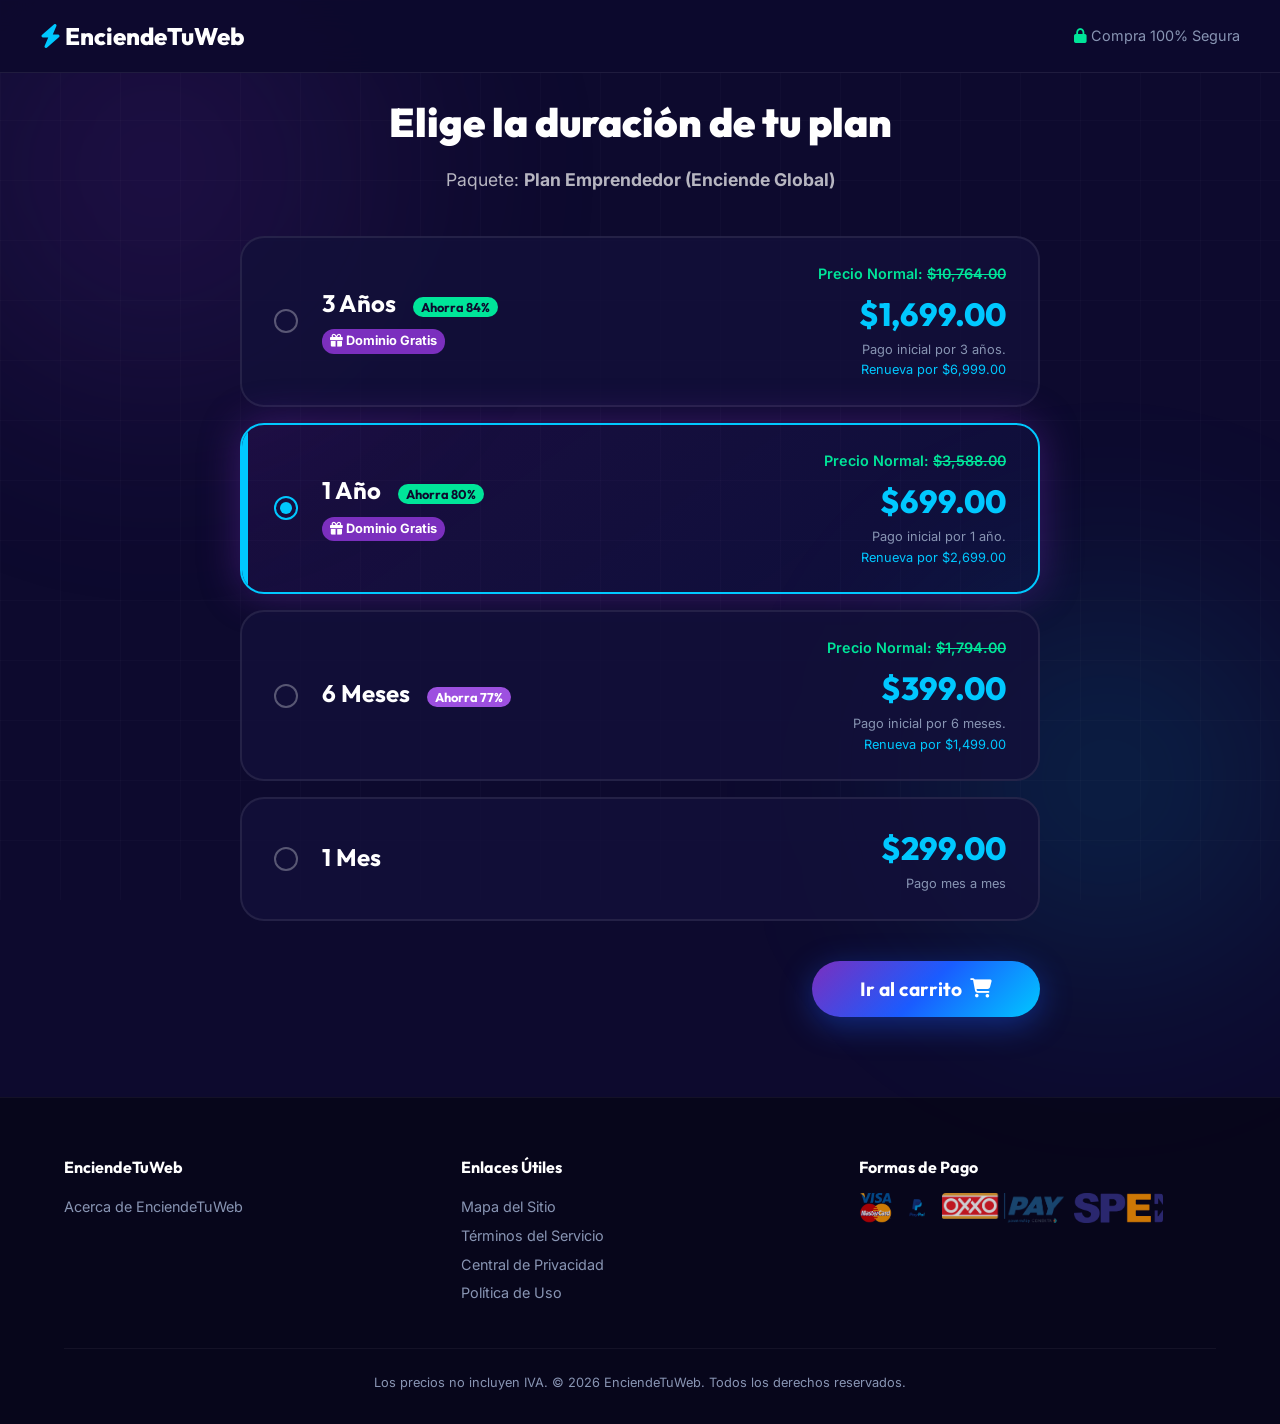
<file: duracion.html>
<!DOCTYPE html>
<html lang="es">
<head>
    <meta charset="UTF-8">
    <meta name="viewport" content="width=device-width, initial-scale=1.0">
    <title>Selecciona la duración - EnciendeTuWeb</title>
    <link rel="stylesheet" href="assets/css/style.css">
    <link rel="stylesheet" href="https://cdnjs.cloudflare.com/ajax/libs/font-awesome/6.4.0/css/all.min.css">
    <style>
        .duration-grid { display: flex; flex-direction: column; gap: 16px; margin: 40px auto; max-width: 800px; }
        .duration-card { background: rgba(19,16,58,0.82); border: 2px solid rgba(255,255,255,0.08); border-radius: var(--radius-lg); padding: 24px 32px; display: flex; justify-content: space-between; align-items: center; cursor: pointer; transition: var(--transition); position: relative; overflow: hidden; }
        .duration-card:hover { border-color: var(--cyan); background: rgba(19,16,58,0.95); transform: translateY(-2px); }
        .duration-card.selected { border-color: var(--cyan); background: var(--gradient-card); box-shadow: var(--glow-purple); }
        .duration-card.selected::before { content: ''; position: absolute; left: 0; top: 0; bottom: 0; width: 6px; background: var(--cyan); }
        
        .dur-left { display: flex; align-items: center; gap: 24px; }
        .dur-radio { width: 24px; height: 24px; border-radius: 50%; border: 2px solid rgba(255,255,255,0.3); display: flex; align-items: center; justify-content: center; transition: var(--transition); }
        .duration-card.selected .dur-radio { border-color: var(--cyan); }
        .duration-card.selected .dur-radio::after { content: ''; width: 12px; height: 12px; border-radius: 50%; background: var(--cyan); }
        
        .dur-info h3 { font-size: 1.5rem; margin-bottom: 4px; }
        .dur-info .badge { background: var(--success); color: var(--navy); padding: 2px 8px; border-radius: 12px; font-size: 0.8rem; font-weight: 700; margin-left: 12px; }
        .dur-info .domain-badge { background: var(--purple); color: white; padding: 2px 8px; border-radius: 12px; font-size: 0.8rem; font-weight: 700; display: inline-block; margin-top: 8px; }
        
        .dur-price { text-align: right; }
        .dur-price .total { font-family: 'Outfit', sans-serif; font-size: 2rem; font-weight: 800; color: var(--cyan); }
        .dur-price .savings { color: var(--success); font-size: 0.9rem; font-weight: 600; margin-bottom: 4px; }
        
        @media (max-width: 600px) {
            .duration-card { flex-direction: column; align-items: flex-start; gap: 16px; }
            .dur-price { text-align: left; margin-left: 48px; }
        }
    </style>
</head>
<body style="padding-top: 100px;">
    <div class="bg-blob-1"></div>
    <div class="bg-blob-2"></div>
    <div class="grid-bg"></div>

    <nav class="navbar scrolled">
        <div class="nav-inner">
            <div class="nav-logo">
                <a href="index.html"><i class="fa-solid fa-bolt" style="color: var(--cyan);"></i> EnciendeTuWeb</a>
            </div>
            <div style="color: var(--gray-500); font-size: 0.9rem;">
                <i class="fa-solid fa-lock" style="color: var(--success);"></i> Compra 100% Segura
            </div>
        </div>
    </nav>

    <div class="container">
        <div style="text-align: center; margin-bottom: 24px;">
            <h1 class="hero-title" style="font-size: 2.5rem;">Elige la duración de tu plan</h1>
            <p class="hero-desc" style="margin: 0 auto;">Paquete: <strong>Plan Emprendedor (Enciende Global)</strong></p>
        </div>

        <div class="duration-grid">
            <!-- 3 Años -->
            <label class="duration-card">
                <div class="dur-left">
                    <div class="dur-radio"></div>
                    <div class="dur-info">
                        <h3>3 Años <span class="badge">Ahorra 84%</span></h3>
                        <div class="domain-badge"><i class="fa-solid fa-gift"></i> Dominio Gratis</div>
                    </div>
                </div>
                <div class="dur-price">
                    <div class="savings">Precio Normal: <del>$10,764.00</del></div>
                    <div class="total">$1,699.00</div>
                    <div style="color: var(--gray-500); font-size: 0.8rem;">Pago inicial por 3 años.<br><span style="color:var(--cyan);">Renueva por $6,999.00</span></div>
                </div>
                <input type="radio" name="duration" value="trianual" style="display:none;">
            </label>

            <!-- 1 Año -->
            <label class="duration-card selected">
                <div class="dur-left">
                    <div class="dur-radio"></div>
                    <div class="dur-info">
                        <h3>1 Año <span class="badge">Ahorra 80%</span></h3>
                        <div class="domain-badge"><i class="fa-solid fa-gift"></i> Dominio Gratis</div>
                    </div>
                </div>
                <div class="dur-price">
                    <div class="savings">Precio Normal: <del>$3,588.00</del></div>
                    <div class="total">$699.00</div>
                    <div style="color: var(--gray-500); font-size: 0.8rem;">Pago inicial por 1 año.<br><span style="color:var(--cyan);">Renueva por $2,699.00</span></div>
                </div>
                <input type="radio" name="duration" value="anual" checked style="display:none;">
            </label>

            <!-- 6 Meses -->
            <label class="duration-card">
                <div class="dur-left">
                    <div class="dur-radio"></div>
                    <div class="dur-info">
                        <h3>6 Meses <span class="badge" style="background: var(--purple-light); color: white;">Ahorra 77%</span></h3>
                    </div>
                </div>
                <div class="dur-price">
                    <div class="savings">Precio Normal: <del>$1,794.00</del></div>
                    <div class="total">$399.00</div>
                    <div style="color: var(--gray-500); font-size: 0.8rem;">Pago inicial por 6 meses.<br><span style="color:var(--cyan);">Renueva por $1,499.00</span></div>
                </div>
                <input type="radio" name="duration" value="semestral" style="display:none;">
            </label>

            <!-- 1 Mes -->
            <label class="duration-card">
                <div class="dur-left">
                    <div class="dur-radio"></div>
                    <div class="dur-info">
                        <h3>1 Mes</h3>
                    </div>
                </div>
                <div class="dur-price">
                    <div class="total">$299.00</div>
                    <div style="color: var(--gray-500); font-size: 0.8rem;">Pago mes a mes</div>
                </div>
                <input type="radio" name="duration" value="mensual" style="display:none;">
            </label>
        </div>

        <div style="text-align: right; max-width: 800px; margin: 0 auto 80px;">
            <button onclick="goToCart()" class="btn btn-primary btn-lg" style="padding: 16px 48px; font-size: 1.2rem;">Ir al carrito <i class="fa-solid fa-cart-shopping"></i></button>
        </div>
    </div>

    
    <script>
    function goToCart() {
        // Capturamos la palabra del plan seleccionado (ej. "anual")
        const selected = document.querySelector('input[name="duration"]:checked').value;
        
        // ¡Magia! Lo mandamos directo a que MercadoPago le cobre
        window.location.href = `https://api.enciendetuweb.com/api/pagar?plan=${selected}`;
    }

    document.querySelectorAll('.duration-card').forEach(card => {
        card.addEventListener('click', function() {
            document.querySelectorAll('.duration-card').forEach(c => c.classList.remove('selected'));
            this.classList.add('selected');
            this.querySelector('input').checked = true;
        });
    });
	</script>

    <footer class="footer" style="padding-top: 60px; padding-bottom: 30px; background: rgba(0,0,0,0.4); border-top: 1px solid rgba(255,255,255,0.05); margin-top: 80px;">
        <div class="container">
            <div style="display: grid; grid-template-columns: repeat(auto-fit, minmax(200px, 1fr)); gap: 40px; margin-bottom: 40px;">
                <div>
                    <h4 style="color: white; margin-bottom: 16px; font-family: 'Outfit', sans-serif;">EnciendeTuWeb</h4>
                    <ul style="list-style: none; padding: 0; color: var(--gray-500); font-size: 0.9rem; line-height: 2;">
                        <li><a href="acerca-de.html" style="color: inherit; text-decoration: none; transition: var(--transition);">Acerca de EnciendeTuWeb</a></li>
                    </ul>
                </div>
                <div>
                    <h4 style="color: white; margin-bottom: 16px; font-family: 'Outfit', sans-serif;">Enlaces Útiles</h4>
                    <ul style="list-style: none; padding: 0; color: var(--gray-500); font-size: 0.9rem; line-height: 2;">
                        <li><a href="mapa-del-sitio.html" style="color: inherit; text-decoration: none; transition: var(--transition);">Mapa del Sitio</a></li>
                        <li><a href="terminos.html" style="color: inherit; text-decoration: none; transition: var(--transition);">Términos del Servicio</a></li>
                        <li><a href="privacidad.html" style="color: inherit; text-decoration: none; transition: var(--transition);">Central de Privacidad</a></li>
                        <li><a href="politica-uso.html" style="color: inherit; text-decoration: none; transition: var(--transition);">Política de Uso</a></li>
                    </ul>
                </div>
                <div>
                    <h4 style="color: white; margin-bottom: 16px; font-family: 'Outfit', sans-serif;">Formas de Pago</h4>
                    <div style="display: flex; gap: 10px; align-items: center; flex-wrap: wrap;">
                        <img src="assets/img/tarjeta.png" alt="Tarjetas" style="height: 30px; border-radius: 4px; opacity: 0.8; object-fit: contain;">
                        <img src="assets/img/paypal.png" alt="PayPal" style="height: 30px; border-radius: 4px; opacity: 0.8; object-fit: contain;">
                        <img src="assets/img/oxxo.png" alt="Oxxo" style="height: 30px; border-radius: 4px; opacity: 0.8; object-fit: contain;">
                        <img src="assets/img/transfer.png" alt="Transferencia" style="height: 30px; border-radius: 4px; opacity: 0.8; object-fit: contain;">
                    </div>
                </div>
            </div>
            <div style="text-align: center; color: var(--gray-500); font-size: 0.8rem; border-top: 1px solid rgba(255,255,255,0.05); padding-top: 24px;">
                <p>Los precios no incluyen IVA. © 2026 EnciendeTuWeb. Todos los derechos reservados.</p>
            </div>
        </div>
    </footer>

</body>
</html>
</file>
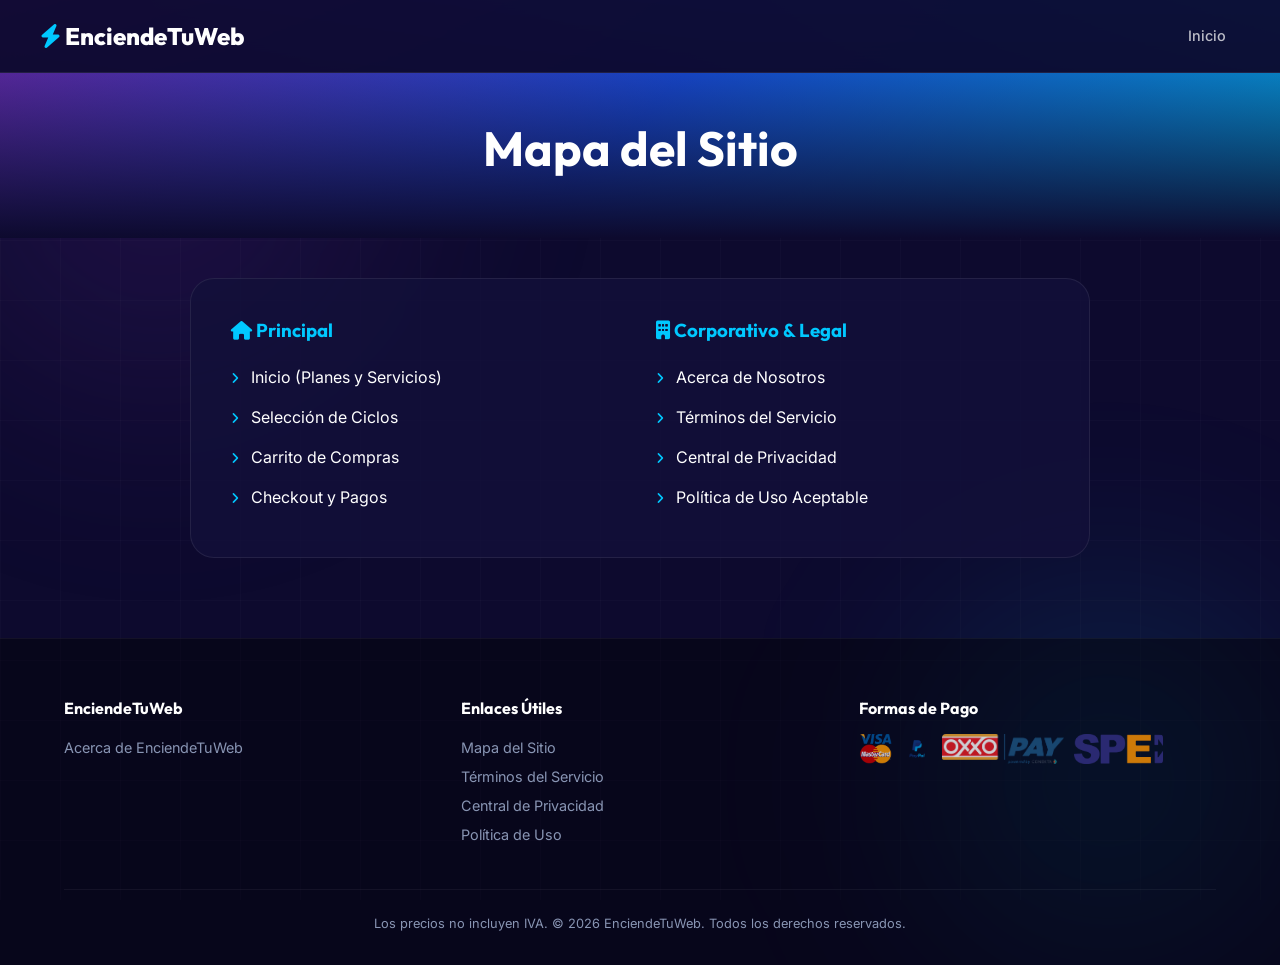
<file: mapa-del-sitio.html>
<!DOCTYPE html>
<html lang="es">
<head>
    <meta charset="UTF-8">
    <meta name="viewport" content="width=device-width, initial-scale=1.0">
    <title>Mapa del Sitio - EnciendeTuWeb</title>
    <link rel="stylesheet" href="assets/css/style.css">
    <link rel="stylesheet" href="https://cdnjs.cloudflare.com/ajax/libs/font-awesome/6.4.0/css/all.min.css">
    <style>
        .page-header { text-align: center; padding: 120px 20px 60px; background: var(--gradient-brand); position: relative; overflow: hidden; }
        .page-header h1 { font-family: 'Outfit', sans-serif; font-size: 3rem; color: var(--white); position: relative; z-index: 2; }
        .content-container { max-width: 900px; margin: 40px auto; padding: 40px; background: rgba(19,16,58,0.82); border: var(--border-glass); border-radius: var(--radius-lg); }
    </style>
</head>
<body>
    <div class="bg-blob-1"></div>
    <div class="bg-blob-2"></div>
    <div class="grid-bg"></div>

    <nav class="navbar scrolled">
        <div class="nav-inner">
            <div class="nav-logo">
                <a href="index.html" style="color:inherit; text-decoration:none;"><i class="fa-solid fa-bolt" style="color: var(--cyan);"></i> EnciendeTuWeb</a>
            </div>
            <div class="nav-links">
                <a href="index.html">Inicio</a>
            </div>
        </div>
    </nav>

    <div class="page-header">
        <h1>Mapa del Sitio</h1>
        <div style="position: absolute; inset: 0; background: linear-gradient(180deg, transparent, var(--navy)); z-index: 1;"></div>
    </div>

    <div class="container content-container">
        
<div style="display:grid; grid-template-columns: 1fr 1fr; gap:32px;">
    <div>
        <h3 style="color:var(--cyan); margin-top:0; margin-bottom:16px; font-family:'Outfit', sans-serif;"><i class="fa-solid fa-house"></i> Principal</h3>
        <ul style="list-style:none; padding:0; color:var(--white); line-height:2.5;">
            <li><a href="index.html" style="color:var(--white); text-decoration:none;"><i class="fa-solid fa-angle-right" style="color:var(--cyan); font-size:0.8rem; margin-right:8px;"></i> Inicio (Planes y Servicios)</a></li>
            <li><a href="duracion.html" style="color:var(--white); text-decoration:none;"><i class="fa-solid fa-angle-right" style="color:var(--cyan); font-size:0.8rem; margin-right:8px;"></i> Selección de Ciclos</a></li>
            <li><a href="carrito.html" style="color:var(--white); text-decoration:none;"><i class="fa-solid fa-angle-right" style="color:var(--cyan); font-size:0.8rem; margin-right:8px;"></i> Carrito de Compras</a></li>
            <li><a href="checkout.html" style="color:var(--white); text-decoration:none;"><i class="fa-solid fa-angle-right" style="color:var(--cyan); font-size:0.8rem; margin-right:8px;"></i> Checkout y Pagos</a></li>
        </ul>
    </div>
    <div>
        <h3 style="color:var(--cyan); margin-top:0; margin-bottom:16px; font-family:'Outfit', sans-serif;"><i class="fa-solid fa-building"></i> Corporativo & Legal</h3>
        <ul style="list-style:none; padding:0; color:var(--white); line-height:2.5;">
            <li><a href="acerca-de.html" style="color:var(--white); text-decoration:none;"><i class="fa-solid fa-angle-right" style="color:var(--cyan); font-size:0.8rem; margin-right:8px;"></i> Acerca de Nosotros</a></li>
            <li><a href="terminos.html" style="color:var(--white); text-decoration:none;"><i class="fa-solid fa-angle-right" style="color:var(--cyan); font-size:0.8rem; margin-right:8px;"></i> Términos del Servicio</a></li>
            <li><a href="privacidad.html" style="color:var(--white); text-decoration:none;"><i class="fa-solid fa-angle-right" style="color:var(--cyan); font-size:0.8rem; margin-right:8px;"></i> Central de Privacidad</a></li>
            <li><a href="politica-uso.html" style="color:var(--white); text-decoration:none;"><i class="fa-solid fa-angle-right" style="color:var(--cyan); font-size:0.8rem; margin-right:8px;"></i> Política de Uso Aceptable</a></li>
        </ul>
    </div>
</div>

    </div>

    <footer class="footer" style="padding-top: 60px; padding-bottom: 30px; background: rgba(0,0,0,0.4); border-top: 1px solid rgba(255,255,255,0.05); margin-top: 80px;">
        <div class="container">
            <div style="display: grid; grid-template-columns: repeat(auto-fit, minmax(200px, 1fr)); gap: 40px; margin-bottom: 40px;">
                <div>
                    <h4 style="color: white; margin-bottom: 16px; font-family: 'Outfit', sans-serif;">EnciendeTuWeb</h4>
                    <ul style="list-style: none; padding: 0; color: var(--gray-500); font-size: 0.9rem; line-height: 2;">
                        <li><a href="acerca-de.html" style="color: inherit; text-decoration: none; transition: var(--transition);">Acerca de EnciendeTuWeb</a></li>
                    </ul>
                </div>
                <div>
                    <h4 style="color: white; margin-bottom: 16px; font-family: 'Outfit', sans-serif;">Enlaces Útiles</h4>
                    <ul style="list-style: none; padding: 0; color: var(--gray-500); font-size: 0.9rem; line-height: 2;">
                        <li><a href="mapa-del-sitio.html" style="color: inherit; text-decoration: none; transition: var(--transition);">Mapa del Sitio</a></li>
                        <li><a href="terminos.html" style="color: inherit; text-decoration: none; transition: var(--transition);">Términos del Servicio</a></li>
                        <li><a href="privacidad.html" style="color: inherit; text-decoration: none; transition: var(--transition);">Central de Privacidad</a></li>
                        <li><a href="politica-uso.html" style="color: inherit; text-decoration: none; transition: var(--transition);">Política de Uso</a></li>
                    </ul>
                </div>
                <div>
                    <h4 style="color: white; margin-bottom: 16px; font-family: 'Outfit', sans-serif;">Formas de Pago</h4>
                    <div style="display: flex; gap: 10px; align-items: center; flex-wrap: wrap;">
                        <img src="assets/img/tarjeta.png" alt="Tarjetas" style="height: 30px; border-radius: 4px; opacity: 0.8; object-fit: contain;">
                        <img src="assets/img/paypal.png" alt="PayPal" style="height: 30px; border-radius: 4px; opacity: 0.8; object-fit: contain;">
                        <img src="assets/img/oxxo.png" alt="Oxxo" style="height: 30px; border-radius: 4px; opacity: 0.8; object-fit: contain;">
                        <img src="assets/img/transfer.png" alt="Transferencia" style="height: 30px; border-radius: 4px; opacity: 0.8; object-fit: contain;">
                    </div>
                </div>
            </div>
            <div style="text-align: center; color: var(--gray-500); font-size: 0.8rem; border-top: 1px solid rgba(255,255,255,0.05); padding-top: 24px;">
                <p>Los precios no incluyen IVA. © 2026 EnciendeTuWeb. Todos los derechos reservados.</p>
            </div>
        </div>
    </footer>
</body>
</html>
</file>
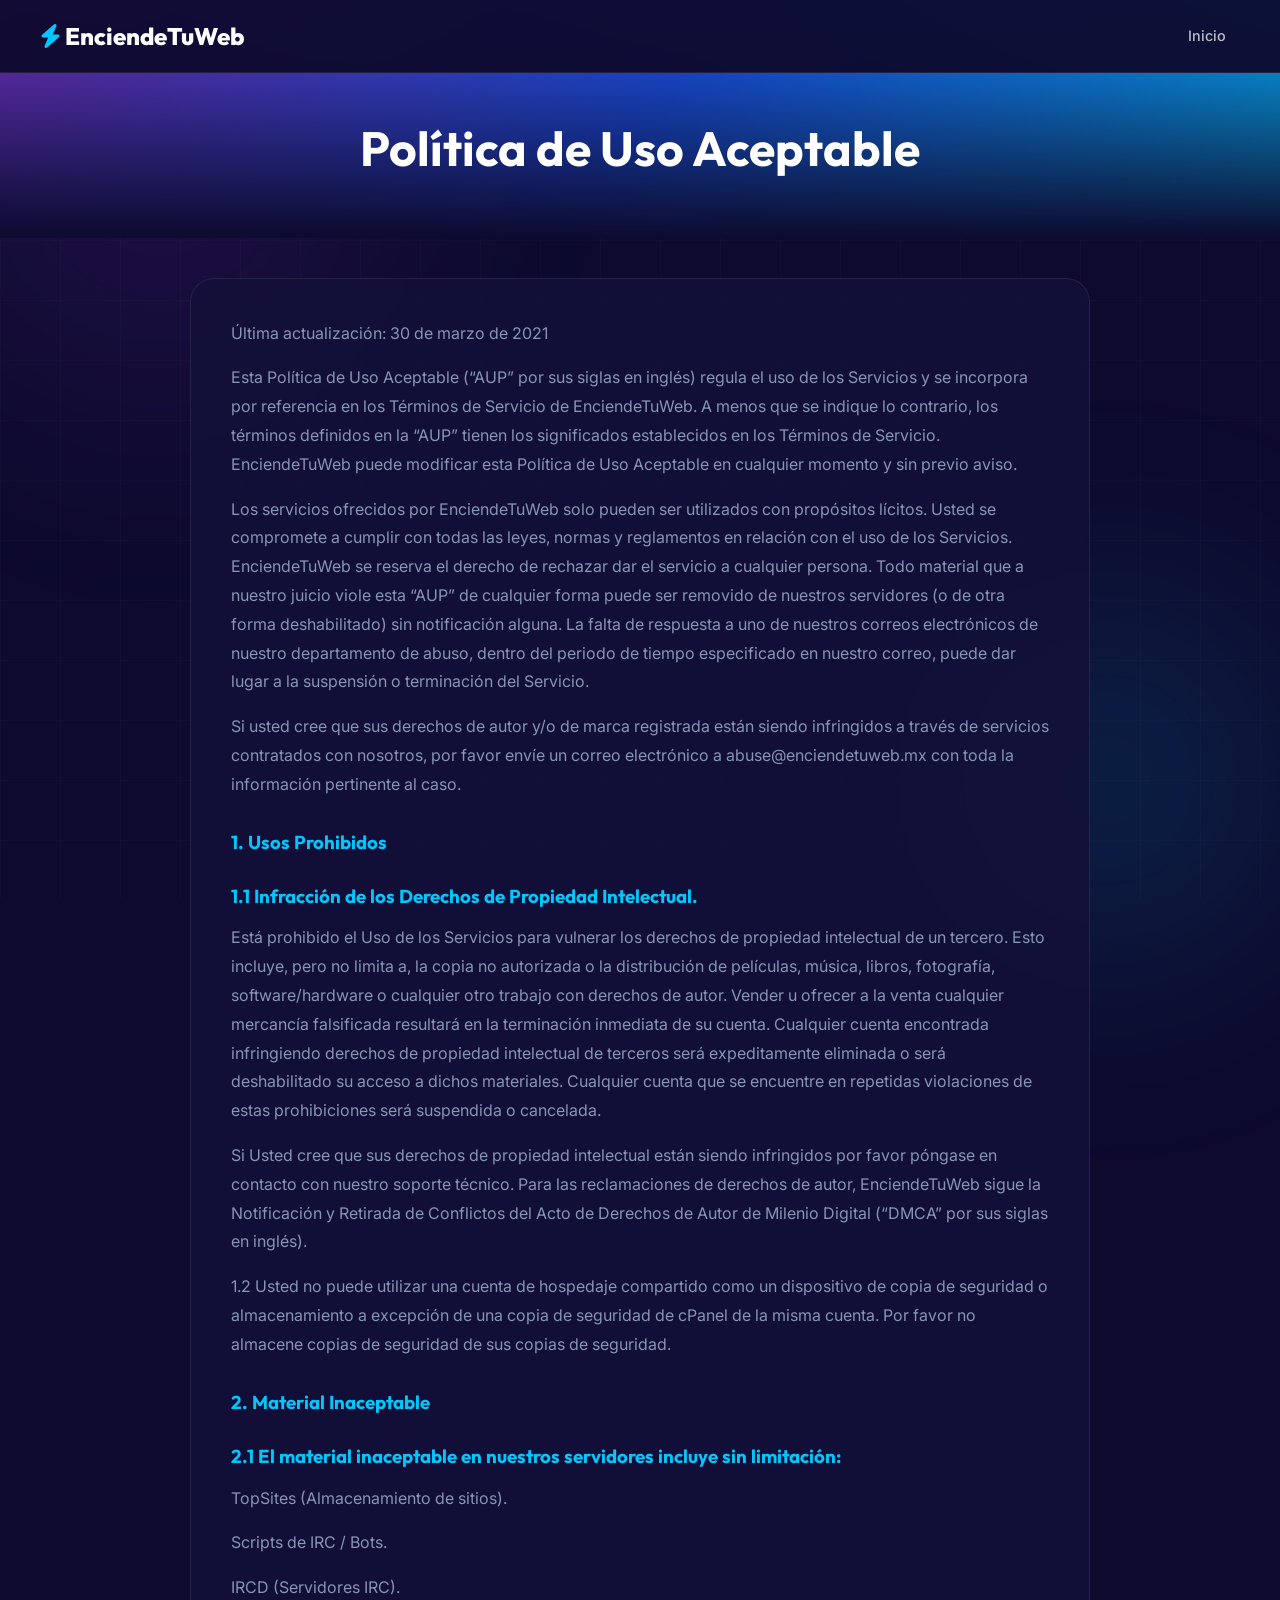
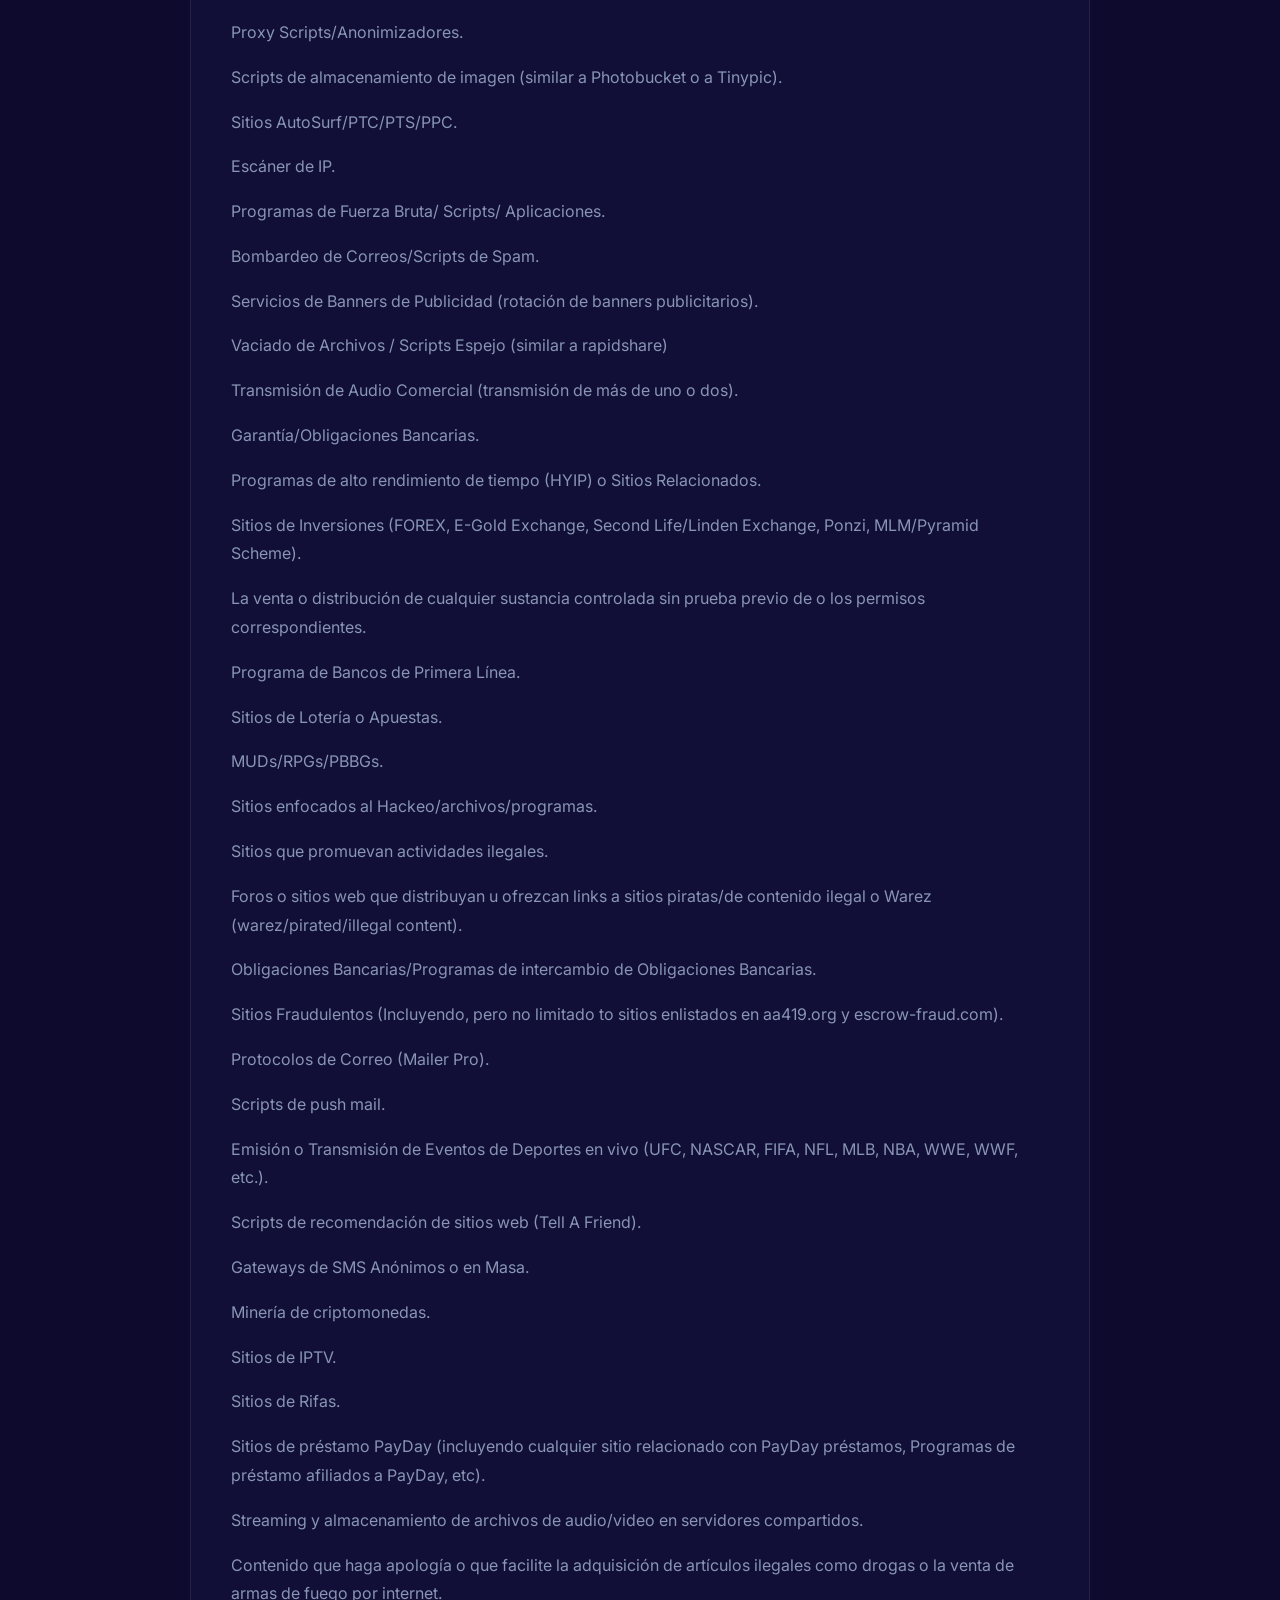
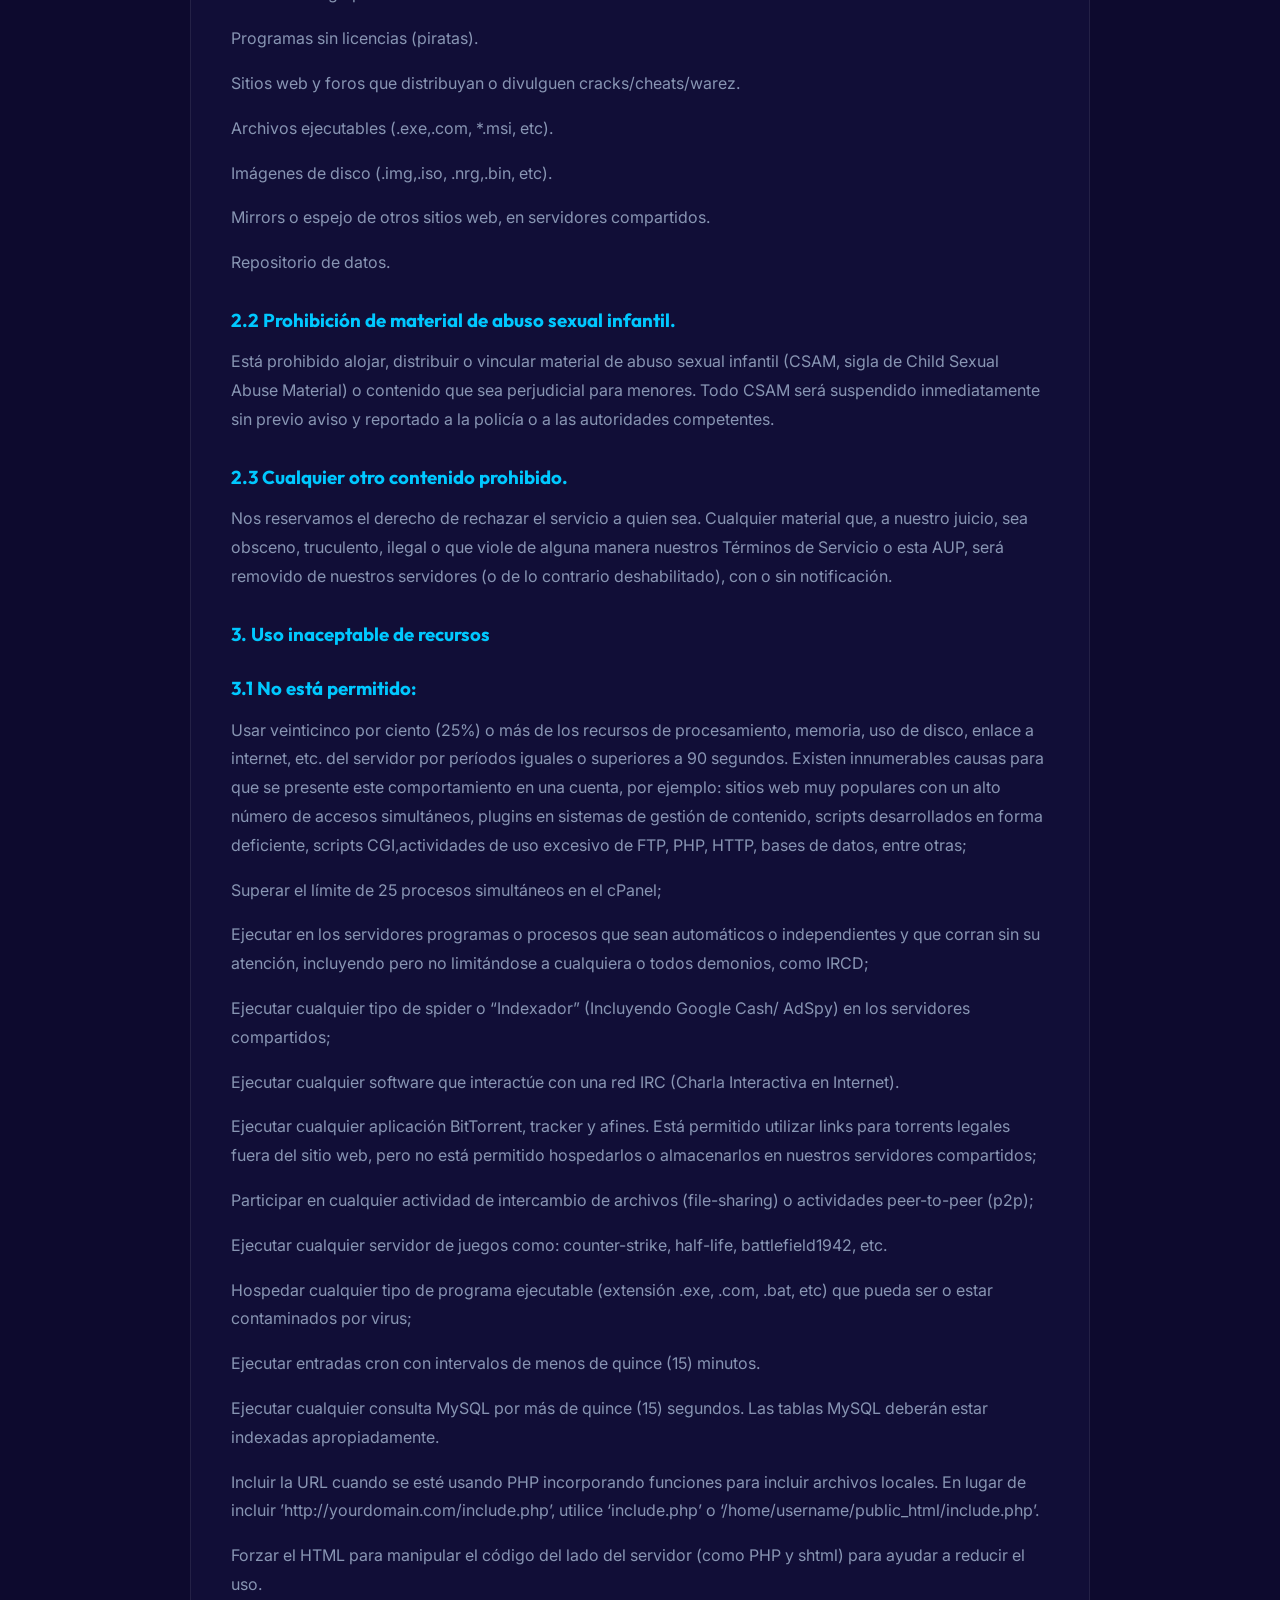
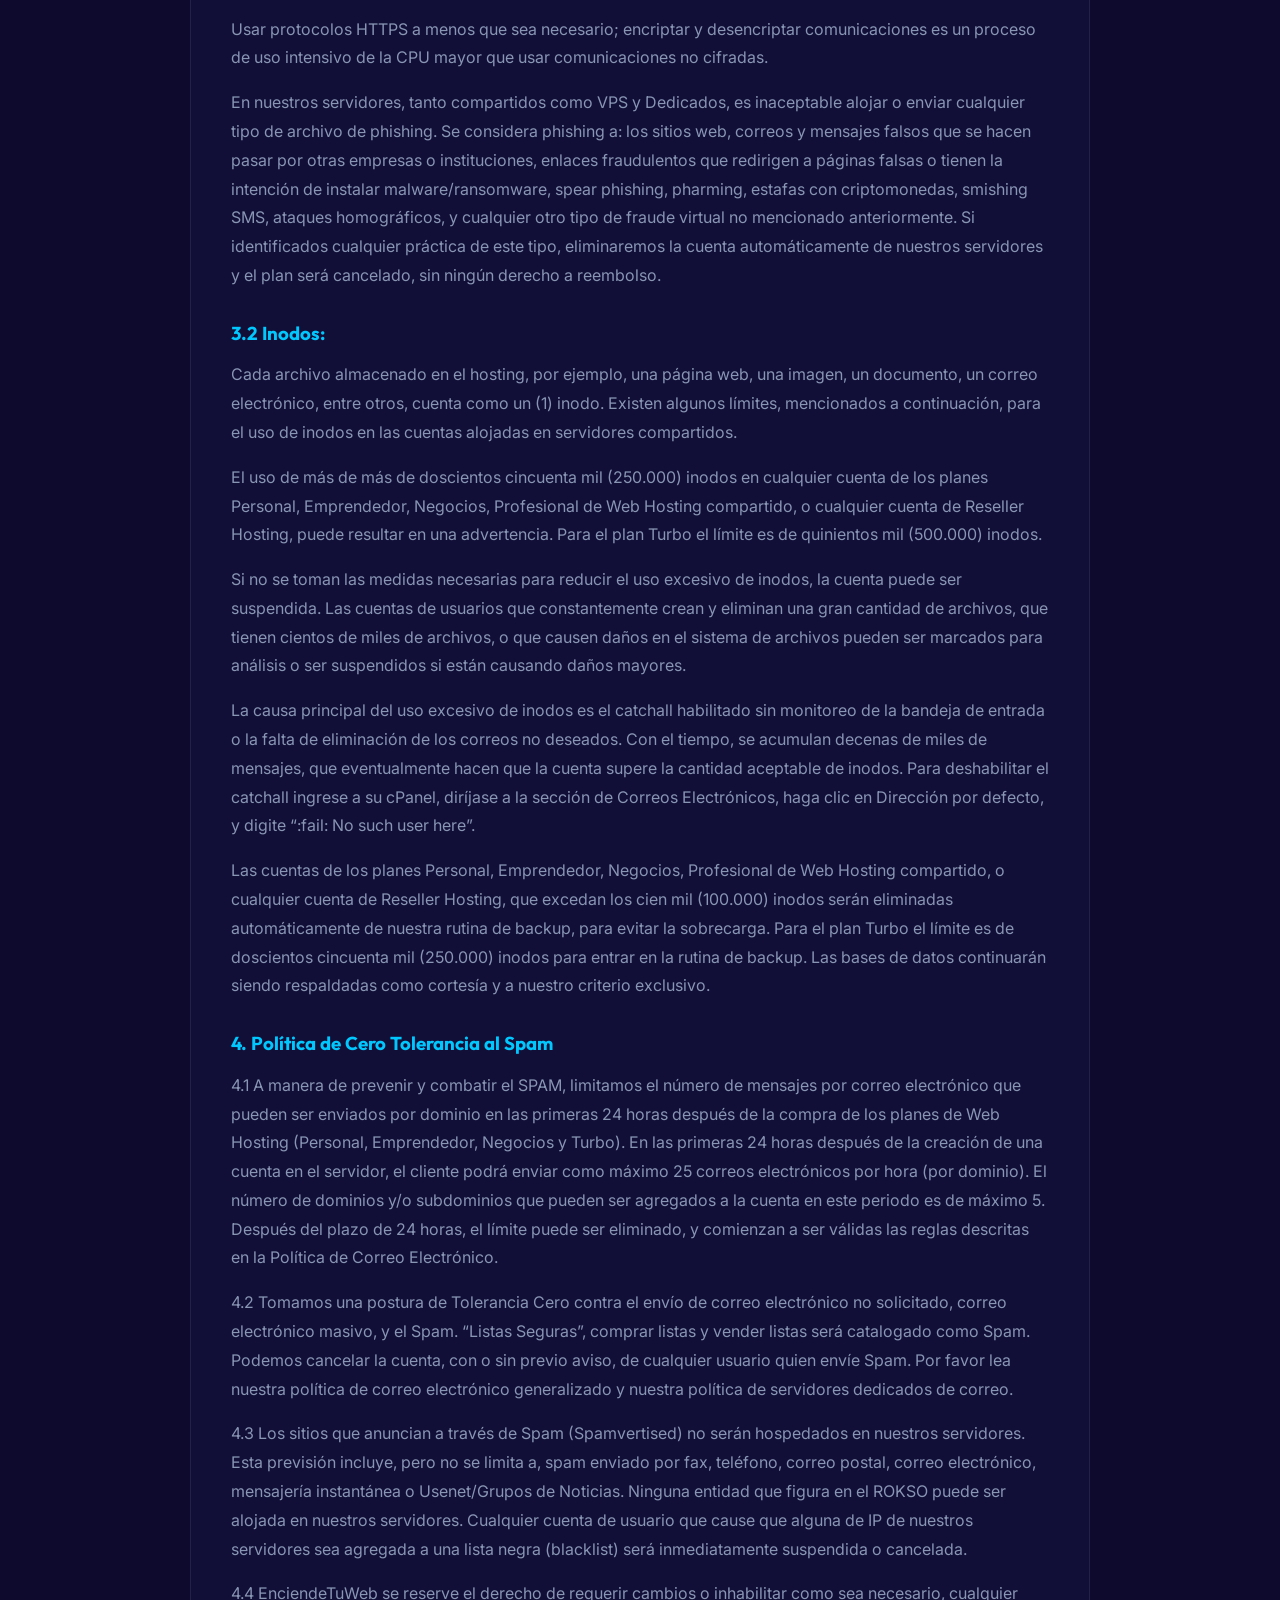
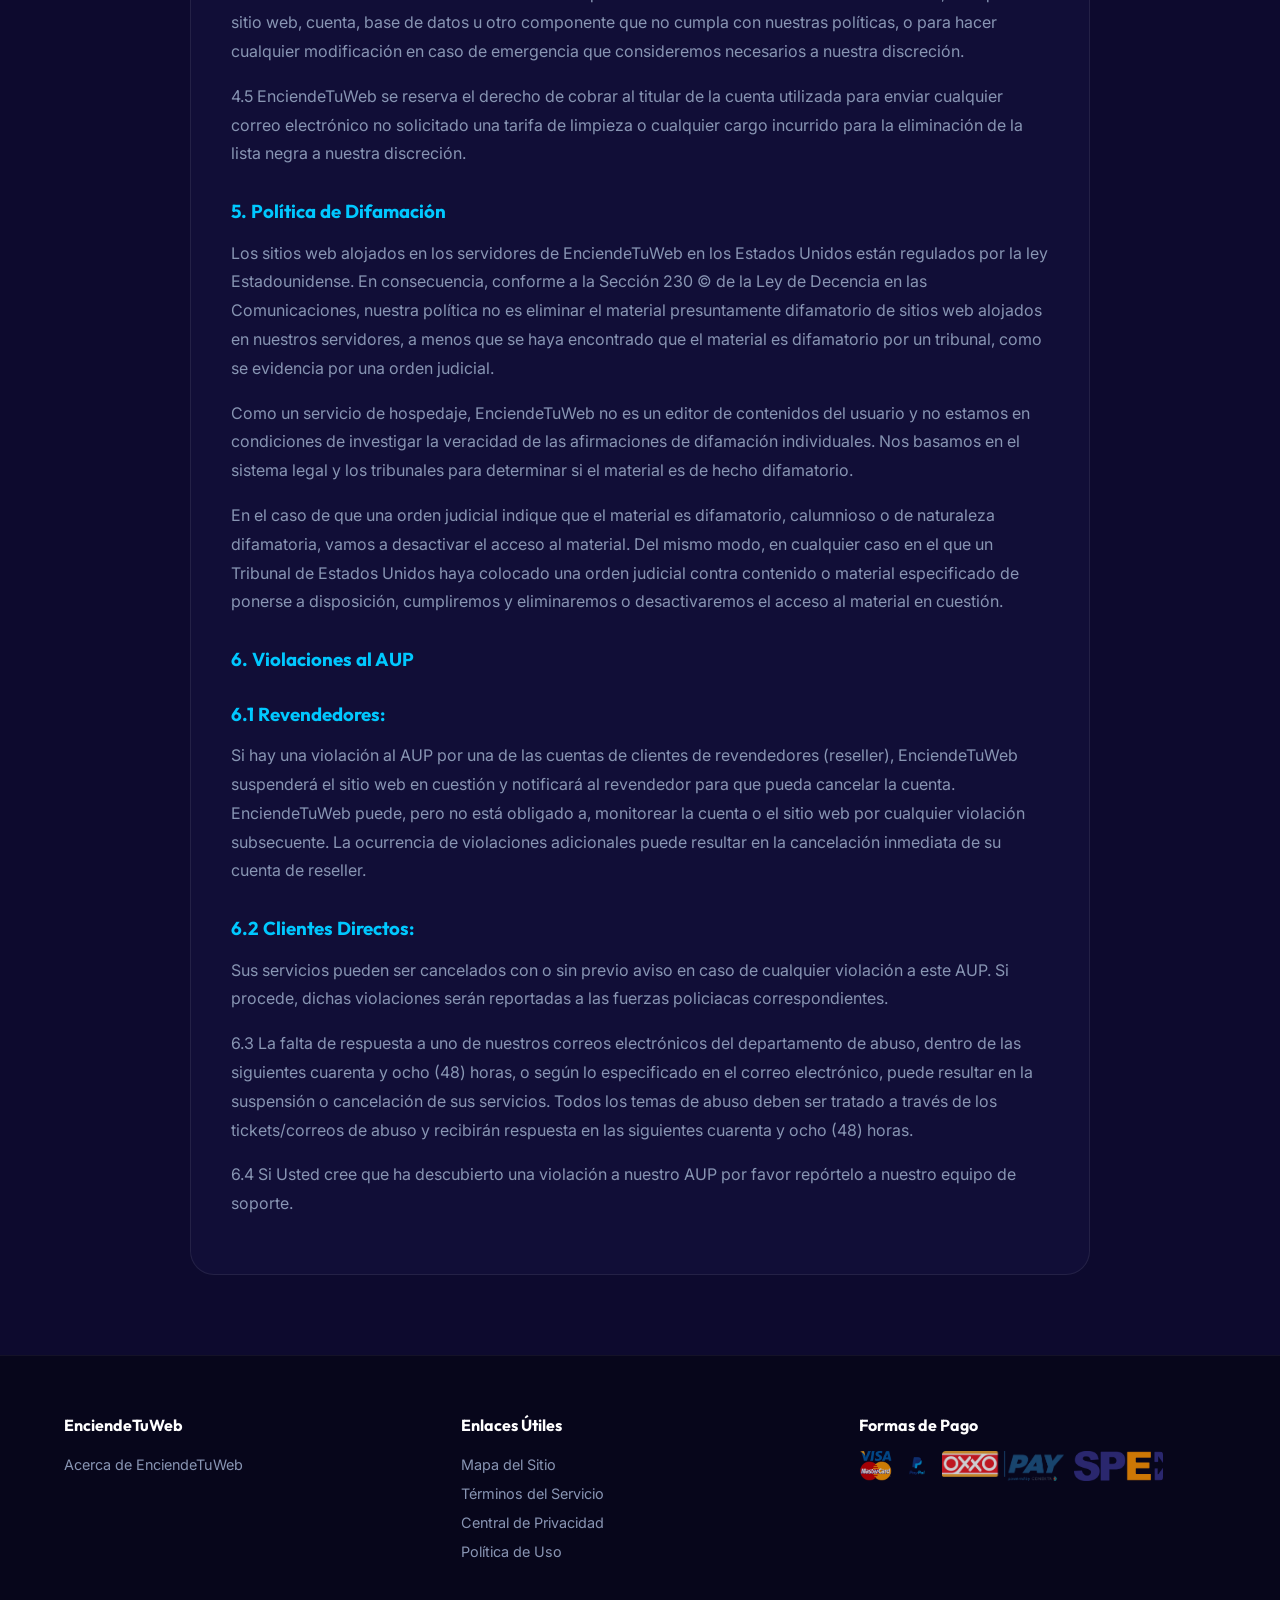
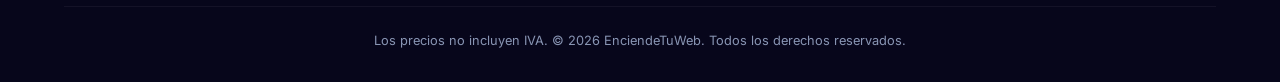
<file: politica-uso.html>
<!DOCTYPE html>
<html lang="es">
<head>
    <meta charset="UTF-8">
    <meta name="viewport" content="width=device-width, initial-scale=1.0">
    <title>Política de Uso Aceptable - EnciendeTuWeb</title>
    <link rel="stylesheet" href="assets/css/style.css">
    <link rel="stylesheet" href="https://cdnjs.cloudflare.com/ajax/libs/font-awesome/6.4.0/css/all.min.css">
    <style>
        .page-header { text-align: center; padding: 120px 20px 60px; background: var(--gradient-brand); position: relative; overflow: hidden; }
        .page-header h1 { font-family: 'Outfit', sans-serif; font-size: 3rem; color: var(--white); position: relative; z-index: 2; }
        .content-container { max-width: 900px; margin: 40px auto; padding: 40px; background: rgba(19,16,58,0.82); border: var(--border-glass); border-radius: var(--radius-lg); }
    </style>
</head>
<body>
    <div class="bg-blob-1"></div>
    <div class="bg-blob-2"></div>
    <div class="grid-bg"></div>

    <nav class="navbar scrolled">
        <div class="nav-inner">
            <div class="nav-logo">
                <a href="index.html" style="color:inherit; text-decoration:none;"><i class="fa-solid fa-bolt" style="color: var(--cyan);"></i> EnciendeTuWeb</a>
            </div>
            <div class="nav-links">
                <a href="index.html">Inicio</a>
            </div>
        </div>
    </nav>

    <div class="page-header">
        <h1>Política de Uso Aceptable</h1>
        <div style="position: absolute; inset: 0; background: linear-gradient(180deg, transparent, var(--navy)); z-index: 1;"></div>
    </div>

    <div class="container content-container">
        <p style="color:var(--gray-500); line-height:1.8; margin-bottom:16px;">Última actualización: 30 de marzo de 2021</p>
<p style="color:var(--gray-500); line-height:1.8; margin-bottom:16px;">Esta Política de Uso Aceptable (“AUP” por sus siglas en inglés) regula el uso de los Servicios y se incorpora por referencia en los Términos de Servicio de EnciendeTuWeb. A menos que se indique lo contrario, los términos definidos en la “AUP” tienen los significados establecidos en los Términos de Servicio. EnciendeTuWeb puede modificar esta Política de Uso Aceptable en cualquier momento y sin previo aviso.</p>
<p style="color:var(--gray-500); line-height:1.8; margin-bottom:16px;">Los servicios ofrecidos por EnciendeTuWeb solo pueden ser utilizados con propósitos lícitos. Usted se compromete a cumplir con todas las leyes, normas y reglamentos en relación con el uso de los Servicios. EnciendeTuWeb se reserva el derecho de rechazar dar el servicio a cualquier persona. Todo material que a nuestro juicio viole esta “AUP” de cualquier forma puede ser removido de nuestros servidores (o de otra forma deshabilitado) sin notificación alguna. La falta de respuesta a uno de nuestros correos electrónicos de nuestro departamento de abuso, dentro del periodo de tiempo especificado en nuestro correo, puede dar lugar a la suspensión o terminación del Servicio.</p>
<p style="color:var(--gray-500); line-height:1.8; margin-bottom:16px;">Si usted cree que sus derechos de autor y/o de marca registrada están siendo infringidos a través de servicios contratados con nosotros, por favor envíe un correo electrónico a abuse@enciendetuweb.mx con toda la información pertinente al caso.</p>
<h3 style="color:var(--cyan); margin-top:32px; margin-bottom:16px; font-family:'Outfit', sans-serif;">1. Usos Prohibidos</h3>
<h3 style="color:var(--cyan); margin-top:32px; margin-bottom:16px; font-family:'Outfit', sans-serif;">1.1 Infracción de los Derechos de Propiedad Intelectual.</h3>
<p style="color:var(--gray-500); line-height:1.8; margin-bottom:16px;">Está prohibido el Uso de los Servicios para vulnerar los derechos de propiedad intelectual de un tercero. Esto incluye, pero no limita a, la copia no autorizada o la distribución de películas, música, libros, fotografía, software/hardware o cualquier otro trabajo con derechos de autor. Vender u ofrecer a la venta cualquier mercancía falsificada resultará en la terminación inmediata de su cuenta. Cualquier cuenta encontrada infringiendo derechos de propiedad intelectual de terceros será expeditamente eliminada o será deshabilitado su acceso a dichos materiales. Cualquier cuenta que se encuentre en repetidas violaciones de estas prohibiciones será suspendida o cancelada.</p>
<p style="color:var(--gray-500); line-height:1.8; margin-bottom:16px;">Si Usted cree que sus derechos de propiedad intelectual están siendo infringidos por favor póngase en contacto con nuestro soporte técnico. Para las reclamaciones de derechos de autor, EnciendeTuWeb sigue la Notificación y Retirada de Conflictos del Acto de Derechos de Autor de Milenio Digital (“DMCA” por sus siglas en inglés).</p>
<p style="color:var(--gray-500); line-height:1.8; margin-bottom:16px;">1.2 Usted no puede utilizar una cuenta de hospedaje compartido como un dispositivo de copia de seguridad o almacenamiento a excepción de una copia de seguridad de cPanel de la misma cuenta. Por favor no almacene copias de seguridad de sus copias de seguridad.</p>
<h3 style="color:var(--cyan); margin-top:32px; margin-bottom:16px; font-family:'Outfit', sans-serif;">2. Material Inaceptable</h3>
<h3 style="color:var(--cyan); margin-top:32px; margin-bottom:16px; font-family:'Outfit', sans-serif;">2.1 El material inaceptable en nuestros servidores incluye sin limitación:</h3>
<p style="color:var(--gray-500); line-height:1.8; margin-bottom:16px;">TopSites (Almacenamiento de sitios).</p>
<p style="color:var(--gray-500); line-height:1.8; margin-bottom:16px;">Scripts de IRC / Bots.</p>
<p style="color:var(--gray-500); line-height:1.8; margin-bottom:16px;">IRCD (Servidores IRC).</p>
<p style="color:var(--gray-500); line-height:1.8; margin-bottom:16px;">Proxy Scripts/Anonimizadores.</p>
<p style="color:var(--gray-500); line-height:1.8; margin-bottom:16px;">Scripts de almacenamiento de imagen (similar a Photobucket o a Tinypic).</p>
<p style="color:var(--gray-500); line-height:1.8; margin-bottom:16px;">Sitios AutoSurf/PTC/PTS/PPC.</p>
<p style="color:var(--gray-500); line-height:1.8; margin-bottom:16px;">Escáner de IP.</p>
<p style="color:var(--gray-500); line-height:1.8; margin-bottom:16px;">Programas de Fuerza Bruta/ Scripts/ Aplicaciones.</p>
<p style="color:var(--gray-500); line-height:1.8; margin-bottom:16px;">Bombardeo de Correos/Scripts de Spam.</p>
<p style="color:var(--gray-500); line-height:1.8; margin-bottom:16px;">Servicios de Banners de Publicidad (rotación de banners publicitarios).</p>
<p style="color:var(--gray-500); line-height:1.8; margin-bottom:16px;">Vaciado de Archivos / Scripts Espejo (similar a rapidshare)</p>
<p style="color:var(--gray-500); line-height:1.8; margin-bottom:16px;">Transmisión de Audio Comercial (transmisión de más de uno o dos).</p>
<p style="color:var(--gray-500); line-height:1.8; margin-bottom:16px;">Garantía/Obligaciones Bancarias.</p>
<p style="color:var(--gray-500); line-height:1.8; margin-bottom:16px;">Programas de alto rendimiento de tiempo (HYIP) o Sitios Relacionados.</p>
<p style="color:var(--gray-500); line-height:1.8; margin-bottom:16px;">Sitios de Inversiones (FOREX, E-Gold Exchange, Second Life/Linden Exchange, Ponzi, MLM/Pyramid Scheme).</p>
<p style="color:var(--gray-500); line-height:1.8; margin-bottom:16px;">La venta o distribución de cualquier sustancia controlada sin prueba previo de o los permisos correspondientes.</p>
<p style="color:var(--gray-500); line-height:1.8; margin-bottom:16px;">Programa de Bancos de Primera Línea.</p>
<p style="color:var(--gray-500); line-height:1.8; margin-bottom:16px;">Sitios de Lotería o Apuestas.</p>
<p style="color:var(--gray-500); line-height:1.8; margin-bottom:16px;">MUDs/RPGs/PBBGs.</p>
<p style="color:var(--gray-500); line-height:1.8; margin-bottom:16px;">Sitios enfocados al Hackeo/archivos/programas.</p>
<p style="color:var(--gray-500); line-height:1.8; margin-bottom:16px;">Sitios que promuevan actividades ilegales.</p>
<p style="color:var(--gray-500); line-height:1.8; margin-bottom:16px;">Foros o sitios web que distribuyan u ofrezcan links a sitios piratas/de contenido ilegal o Warez (warez/pirated/illegal content).</p>
<p style="color:var(--gray-500); line-height:1.8; margin-bottom:16px;">Obligaciones Bancarias/Programas de intercambio de Obligaciones Bancarias.</p>
<p style="color:var(--gray-500); line-height:1.8; margin-bottom:16px;">Sitios Fraudulentos (Incluyendo, pero no limitado to sitios enlistados en aa419.org y escrow-fraud.com).</p>
<p style="color:var(--gray-500); line-height:1.8; margin-bottom:16px;">Protocolos de Correo (Mailer Pro).</p>
<p style="color:var(--gray-500); line-height:1.8; margin-bottom:16px;">Scripts de push mail.</p>
<p style="color:var(--gray-500); line-height:1.8; margin-bottom:16px;">Emisión o Transmisión de Eventos de Deportes en vivo (UFC, NASCAR, FIFA, NFL, MLB, NBA, WWE, WWF, etc.).</p>
<p style="color:var(--gray-500); line-height:1.8; margin-bottom:16px;">Scripts de recomendación de sitios web (Tell A Friend).</p>
<p style="color:var(--gray-500); line-height:1.8; margin-bottom:16px;">Gateways de SMS Anónimos o en Masa.</p>
<p style="color:var(--gray-500); line-height:1.8; margin-bottom:16px;">Minería de criptomonedas.</p>
<p style="color:var(--gray-500); line-height:1.8; margin-bottom:16px;">Sitios de IPTV.</p>
<p style="color:var(--gray-500); line-height:1.8; margin-bottom:16px;">Sitios de Rifas.</p>
<p style="color:var(--gray-500); line-height:1.8; margin-bottom:16px;">Sitios de préstamo PayDay (incluyendo cualquier sitio relacionado con PayDay préstamos, Programas de préstamo afiliados a PayDay, etc).</p>
<p style="color:var(--gray-500); line-height:1.8; margin-bottom:16px;">Streaming y almacenamiento de archivos de audio/video en servidores compartidos.</p>
<p style="color:var(--gray-500); line-height:1.8; margin-bottom:16px;">Contenido que haga apología o que facilite la adquisición de artículos ilegales como drogas o la venta de armas de fuego por internet.</p>
<p style="color:var(--gray-500); line-height:1.8; margin-bottom:16px;">Programas sin licencias (piratas).</p>
<p style="color:var(--gray-500); line-height:1.8; margin-bottom:16px;">Sitios web y foros que distribuyan o divulguen cracks/cheats/warez.</p>
<p style="color:var(--gray-500); line-height:1.8; margin-bottom:16px;">Archivos ejecutables (.exe,.com, *.msi, etc).</p>
<p style="color:var(--gray-500); line-height:1.8; margin-bottom:16px;">Imágenes de disco (.img,.iso, .nrg,.bin, etc).</p>
<p style="color:var(--gray-500); line-height:1.8; margin-bottom:16px;">Mirrors o espejo de otros sitios web, en servidores compartidos.</p>
<p style="color:var(--gray-500); line-height:1.8; margin-bottom:16px;">Repositorio de datos.</p>
<h3 style="color:var(--cyan); margin-top:32px; margin-bottom:16px; font-family:'Outfit', sans-serif;">2.2 Prohibición de material de abuso sexual infantil.</h3>
<p style="color:var(--gray-500); line-height:1.8; margin-bottom:16px;">Está prohibido alojar, distribuir o vincular material de abuso sexual infantil (CSAM, sigla de Child Sexual Abuse Material) o contenido que sea perjudicial para menores. Todo CSAM será suspendido inmediatamente sin previo aviso y reportado a la policía o a las autoridades competentes.</p>
<h3 style="color:var(--cyan); margin-top:32px; margin-bottom:16px; font-family:'Outfit', sans-serif;">2.3 Cualquier otro contenido prohibido.</h3>
<p style="color:var(--gray-500); line-height:1.8; margin-bottom:16px;">Nos reservamos el derecho de rechazar el servicio a quien sea. Cualquier material que, a nuestro juicio, sea obsceno, truculento, ilegal o que viole de alguna manera nuestros Términos de Servicio o esta AUP, será removido de nuestros servidores (o de lo contrario deshabilitado), con o sin notificación.</p>
<h3 style="color:var(--cyan); margin-top:32px; margin-bottom:16px; font-family:'Outfit', sans-serif;">3. Uso inaceptable de recursos</h3>
<h3 style="color:var(--cyan); margin-top:32px; margin-bottom:16px; font-family:'Outfit', sans-serif;">3.1 No está permitido:</h3>
<p style="color:var(--gray-500); line-height:1.8; margin-bottom:16px;">Usar veinticinco por ciento (25%) o más de los recursos de procesamiento, memoria, uso de disco, enlace a internet, etc. del servidor por períodos iguales o superiores a 90 segundos. Existen innumerables causas para que se presente este comportamiento en una cuenta, por ejemplo: sitios web muy populares con un alto número de accesos simultáneos, plugins en sistemas de gestión de contenido, scripts desarrollados en forma deficiente, scripts CGI,actividades de uso excesivo de FTP, PHP, HTTP, bases de datos, entre otras;</p>
<p style="color:var(--gray-500); line-height:1.8; margin-bottom:16px;">Superar el límite de 25 procesos simultáneos en el cPanel;</p>
<p style="color:var(--gray-500); line-height:1.8; margin-bottom:16px;">Ejecutar en los servidores programas o procesos que sean automáticos o independientes y que corran sin su atención, incluyendo pero no limitándose a cualquiera o todos demonios, como IRCD;</p>
<p style="color:var(--gray-500); line-height:1.8; margin-bottom:16px;">Ejecutar cualquier tipo de spider o “Indexador” (Incluyendo Google Cash/ AdSpy) en los servidores compartidos;</p>
<p style="color:var(--gray-500); line-height:1.8; margin-bottom:16px;">Ejecutar cualquier software que interactúe con una red IRC (Charla Interactiva en Internet).</p>
<p style="color:var(--gray-500); line-height:1.8; margin-bottom:16px;">Ejecutar cualquier aplicación BitTorrent, tracker y afines. Está permitido utilizar links para torrents legales fuera del sitio web, pero no está permitido hospedarlos o almacenarlos en nuestros servidores compartidos;</p>
<p style="color:var(--gray-500); line-height:1.8; margin-bottom:16px;">Participar en cualquier actividad de intercambio de archivos (file-sharing) o actividades peer-to-peer (p2p);</p>
<p style="color:var(--gray-500); line-height:1.8; margin-bottom:16px;">Ejecutar cualquier servidor de juegos como: counter-strike, half-life, battlefield1942, etc.</p>
<p style="color:var(--gray-500); line-height:1.8; margin-bottom:16px;">Hospedar cualquier tipo de programa ejecutable (extensión .exe, .com, .bat, etc) que pueda ser o estar contaminados por virus;</p>
<p style="color:var(--gray-500); line-height:1.8; margin-bottom:16px;">Ejecutar entradas cron con intervalos de menos de quince (15) minutos.</p>
<p style="color:var(--gray-500); line-height:1.8; margin-bottom:16px;">Ejecutar cualquier consulta MySQL por más de quince (15) segundos. Las tablas MySQL deberán estar indexadas apropiadamente.</p>
<p style="color:var(--gray-500); line-height:1.8; margin-bottom:16px;">Incluir la URL cuando se esté usando PHP incorporando funciones para incluir archivos locales. En lugar de incluir ’http://yourdomain.com/include.php’, utilice ‘include.php’ o ‘/home/username/public_html/include.php’.</p>
<p style="color:var(--gray-500); line-height:1.8; margin-bottom:16px;">Forzar el HTML para manipular el código del lado del servidor (como PHP y shtml) para ayudar a reducir el uso.</p>
<p style="color:var(--gray-500); line-height:1.8; margin-bottom:16px;">Usar protocolos HTTPS a menos que sea necesario; encriptar y desencriptar comunicaciones es un proceso de uso intensivo de la CPU mayor que usar comunicaciones no cifradas.</p>
<p style="color:var(--gray-500); line-height:1.8; margin-bottom:16px;">En nuestros servidores, tanto compartidos como VPS y Dedicados, es inaceptable alojar o enviar cualquier tipo de archivo de phishing. Se considera phishing a: los sitios web, correos y mensajes falsos que se hacen pasar por otras empresas o instituciones, enlaces fraudulentos que redirigen a páginas falsas o tienen la intención de instalar malware/ransomware, spear phishing, pharming, estafas con criptomonedas, smishing SMS, ataques homográficos, y cualquier otro tipo de fraude virtual no mencionado anteriormente. Si identificados cualquier práctica de este tipo, eliminaremos la cuenta automáticamente de nuestros servidores y el plan será cancelado, sin ningún derecho a reembolso.</p>
<h3 style="color:var(--cyan); margin-top:32px; margin-bottom:16px; font-family:'Outfit', sans-serif;">3.2 Inodos:</h3>
<p style="color:var(--gray-500); line-height:1.8; margin-bottom:16px;">Cada archivo almacenado en el hosting, por ejemplo, una página web, una imagen, un documento, un correo electrónico, entre otros, cuenta como un (1) inodo. Existen algunos límites, mencionados a continuación, para el uso de inodos en las cuentas alojadas en servidores compartidos.</p>
<p style="color:var(--gray-500); line-height:1.8; margin-bottom:16px;">El uso de más de más de doscientos cincuenta mil (250.000) inodos en cualquier cuenta de los planes Personal, Emprendedor, Negocios, Profesional de Web Hosting compartido, o cualquier cuenta de Reseller Hosting, puede resultar en una advertencia. Para el plan Turbo el límite es de quinientos mil (500.000) inodos.</p>
<p style="color:var(--gray-500); line-height:1.8; margin-bottom:16px;">Si no se toman las medidas necesarias para reducir el uso excesivo de inodos, la cuenta puede ser suspendida. Las cuentas de usuarios que constantemente crean y eliminan una gran cantidad de archivos, que tienen cientos de miles de archivos, o que causen daños en el sistema de archivos pueden ser marcados para análisis o ser suspendidos si están causando daños mayores.</p>
<p style="color:var(--gray-500); line-height:1.8; margin-bottom:16px;">La causa principal del uso excesivo de inodos es el catchall habilitado sin monitoreo de la bandeja de entrada o la falta de eliminación de los correos no deseados. Con el tiempo, se acumulan decenas de miles de mensajes, que eventualmente hacen que la cuenta supere la cantidad aceptable de inodos. Para deshabilitar el catchall ingrese a su cPanel, diríjase a la sección de Correos Electrónicos, haga clic en Dirección por defecto, y digite “:fail: No such user here”.</p>
<p style="color:var(--gray-500); line-height:1.8; margin-bottom:16px;">Las cuentas de los planes Personal, Emprendedor, Negocios, Profesional de Web Hosting compartido, o cualquier cuenta de Reseller Hosting, que excedan los cien mil (100.000) inodos serán eliminadas automáticamente de nuestra rutina de backup, para evitar la sobrecarga. Para el plan Turbo el límite es de doscientos cincuenta mil (250.000) inodos para entrar en la rutina de backup. Las bases de datos continuarán siendo respaldadas como cortesía y a nuestro criterio exclusivo.</p>
<h3 style="color:var(--cyan); margin-top:32px; margin-bottom:16px; font-family:'Outfit', sans-serif;">4. Política de Cero Tolerancia al Spam</h3>
<p style="color:var(--gray-500); line-height:1.8; margin-bottom:16px;">4.1 A manera de prevenir y combatir el SPAM, limitamos el número de mensajes por correo electrónico que pueden ser enviados por dominio en las primeras 24 horas después de la compra de los planes de Web Hosting (Personal, Emprendedor, Negocios y Turbo). En las primeras 24 horas después de la creación de una cuenta en el servidor, el cliente podrá enviar como máximo 25 correos electrónicos por hora (por dominio). El número de dominios y/o subdominios que pueden ser agregados a la cuenta en este periodo es de máximo 5. Después del plazo de 24 horas, el límite puede ser eliminado, y comienzan a ser válidas las reglas descritas en la Política de Correo Electrónico.</p>
<p style="color:var(--gray-500); line-height:1.8; margin-bottom:16px;">4.2 Tomamos una postura de Tolerancia Cero contra el envío de correo electrónico no solicitado, correo electrónico masivo, y el Spam. “Listas Seguras”, comprar listas y vender listas será catalogado como Spam. Podemos cancelar la cuenta, con o sin previo aviso, de cualquier usuario quien envíe Spam. Por favor lea nuestra política de correo electrónico generalizado y nuestra política de servidores dedicados de correo.</p>
<p style="color:var(--gray-500); line-height:1.8; margin-bottom:16px;">4.3 Los sitios que anuncian a través de Spam (Spamvertised) no serán hospedados en nuestros servidores. Esta previsión incluye, pero no se limita a, spam enviado por fax, teléfono, correo postal, correo electrónico, mensajería instantánea o Usenet/Grupos de Noticias. Ninguna entidad que figura en el ROKSO puede ser alojada en nuestros servidores. Cualquier cuenta de usuario que cause que alguna de IP de nuestros servidores sea agregada a una lista negra (blacklist) será inmediatamente suspendida o cancelada.</p>
<p style="color:var(--gray-500); line-height:1.8; margin-bottom:16px;">4.4 EnciendeTuWeb se reserve el derecho de requerir cambios o inhabilitar como sea necesario, cualquier sitio web, cuenta, base de datos u otro componente que no cumpla con nuestras políticas, o para hacer cualquier modificación en caso de emergencia que consideremos necesarios a nuestra discreción.</p>
<p style="color:var(--gray-500); line-height:1.8; margin-bottom:16px;">4.5 EnciendeTuWeb se reserva el derecho de cobrar al titular de la cuenta utilizada para enviar cualquier correo electrónico no solicitado una tarifa de limpieza o cualquier cargo incurrido para la eliminación de la lista negra a nuestra discreción.</p>
<h3 style="color:var(--cyan); margin-top:32px; margin-bottom:16px; font-family:'Outfit', sans-serif;">5. Política de Difamación</h3>
<p style="color:var(--gray-500); line-height:1.8; margin-bottom:16px;">Los sitios web alojados en los servidores de EnciendeTuWeb en los Estados Unidos están regulados por la ley Estadounidense. En consecuencia, conforme a la Sección 230 © de la Ley de Decencia en las Comunicaciones, nuestra política no es eliminar el material presuntamente difamatorio de sitios web alojados en nuestros servidores, a menos que se haya encontrado que el material es difamatorio por un tribunal, como se evidencia por una orden judicial.</p>
<p style="color:var(--gray-500); line-height:1.8; margin-bottom:16px;">Como un servicio de hospedaje, EnciendeTuWeb no es un editor de contenidos del usuario y no estamos en condiciones de investigar la veracidad de las afirmaciones de difamación individuales. Nos basamos en el sistema legal y los tribunales para determinar si el material es de hecho difamatorio.</p>
<p style="color:var(--gray-500); line-height:1.8; margin-bottom:16px;">En el caso de que una orden judicial indique que el material es difamatorio, calumnioso o de naturaleza difamatoria, vamos a desactivar el acceso al material. Del mismo modo, en cualquier caso en el que un Tribunal de Estados Unidos haya colocado una orden judicial contra contenido o material especificado de ponerse a disposición, cumpliremos y eliminaremos o desactivaremos el acceso al material en cuestión.</p>
<h3 style="color:var(--cyan); margin-top:32px; margin-bottom:16px; font-family:'Outfit', sans-serif;">6. Violaciones al AUP</h3>
<h3 style="color:var(--cyan); margin-top:32px; margin-bottom:16px; font-family:'Outfit', sans-serif;">6.1 Revendedores:</h3>
<p style="color:var(--gray-500); line-height:1.8; margin-bottom:16px;">Si hay una violación al AUP por una de las cuentas de clientes de revendedores (reseller), EnciendeTuWeb suspenderá el sitio web en cuestión y notificará al revendedor para que pueda cancelar la cuenta. EnciendeTuWeb puede, pero no está obligado a, monitorear la cuenta o el sitio web por cualquier violación subsecuente. La ocurrencia de violaciones adicionales puede resultar en la cancelación inmediata de su cuenta de reseller.</p>
<h3 style="color:var(--cyan); margin-top:32px; margin-bottom:16px; font-family:'Outfit', sans-serif;">6.2 Clientes Directos:</h3>
<p style="color:var(--gray-500); line-height:1.8; margin-bottom:16px;">Sus servicios pueden ser cancelados con o sin previo aviso en caso de cualquier violación a este AUP. Si procede, dichas violaciones serán reportadas a las fuerzas policiacas correspondientes.</p>
<p style="color:var(--gray-500); line-height:1.8; margin-bottom:16px;">6.3 La falta de respuesta a uno de nuestros correos electrónicos del departamento de abuso, dentro de las siguientes cuarenta y ocho (48) horas, o según lo especificado en el correo electrónico, puede resultar en la suspensión o cancelación de sus servicios. Todos los temas de abuso deben ser tratado a través de los tickets/correos de abuso y recibirán respuesta en las siguientes cuarenta y ocho (48) horas.</p>
<p style="color:var(--gray-500); line-height:1.8; margin-bottom:16px;">6.4 Si Usted cree que ha descubierto una violación a nuestro AUP por favor repórtelo a nuestro equipo de soporte.</p>
    </div>

    <footer class="footer" style="padding-top: 60px; padding-bottom: 30px; background: rgba(0,0,0,0.4); border-top: 1px solid rgba(255,255,255,0.05); margin-top: 80px;">
        <div class="container">
            <div style="display: grid; grid-template-columns: repeat(auto-fit, minmax(200px, 1fr)); gap: 40px; margin-bottom: 40px;">
                <div>
                    <h4 style="color: white; margin-bottom: 16px; font-family: 'Outfit', sans-serif;">EnciendeTuWeb</h4>
                    <ul style="list-style: none; padding: 0; color: var(--gray-500); font-size: 0.9rem; line-height: 2;">
                        <li><a href="acerca-de.html" style="color: inherit; text-decoration: none; transition: var(--transition);">Acerca de EnciendeTuWeb</a></li>
                    </ul>
                </div>
                <div>
                    <h4 style="color: white; margin-bottom: 16px; font-family: 'Outfit', sans-serif;">Enlaces Útiles</h4>
                    <ul style="list-style: none; padding: 0; color: var(--gray-500); font-size: 0.9rem; line-height: 2;">
                        <li><a href="mapa-del-sitio.html" style="color: inherit; text-decoration: none; transition: var(--transition);">Mapa del Sitio</a></li>
                        <li><a href="terminos.html" style="color: inherit; text-decoration: none; transition: var(--transition);">Términos del Servicio</a></li>
                        <li><a href="privacidad.html" style="color: inherit; text-decoration: none; transition: var(--transition);">Central de Privacidad</a></li>
                        <li><a href="politica-uso.html" style="color: inherit; text-decoration: none; transition: var(--transition);">Política de Uso</a></li>
                    </ul>
                </div>
                <div>
                    <h4 style="color: white; margin-bottom: 16px; font-family: 'Outfit', sans-serif;">Formas de Pago</h4>
                    <div style="display: flex; gap: 10px; align-items: center; flex-wrap: wrap;">
                        <img src="assets/img/tarjeta.png" alt="Tarjetas" style="height: 30px; border-radius: 4px; opacity: 0.8; object-fit: contain;">
                        <img src="assets/img/paypal.png" alt="PayPal" style="height: 30px; border-radius: 4px; opacity: 0.8; object-fit: contain;">
                        <img src="assets/img/oxxo.png" alt="Oxxo" style="height: 30px; border-radius: 4px; opacity: 0.8; object-fit: contain;">
                        <img src="assets/img/transfer.png" alt="Transferencia" style="height: 30px; border-radius: 4px; opacity: 0.8; object-fit: contain;">
                    </div>
                </div>
            </div>
            <div style="text-align: center; color: var(--gray-500); font-size: 0.8rem; border-top: 1px solid rgba(255,255,255,0.05); padding-top: 24px;">
                <p>Los precios no incluyen IVA. © 2026 EnciendeTuWeb. Todos los derechos reservados.</p>
            </div>
        </div>
    </footer>
</body>
</html>
</file>
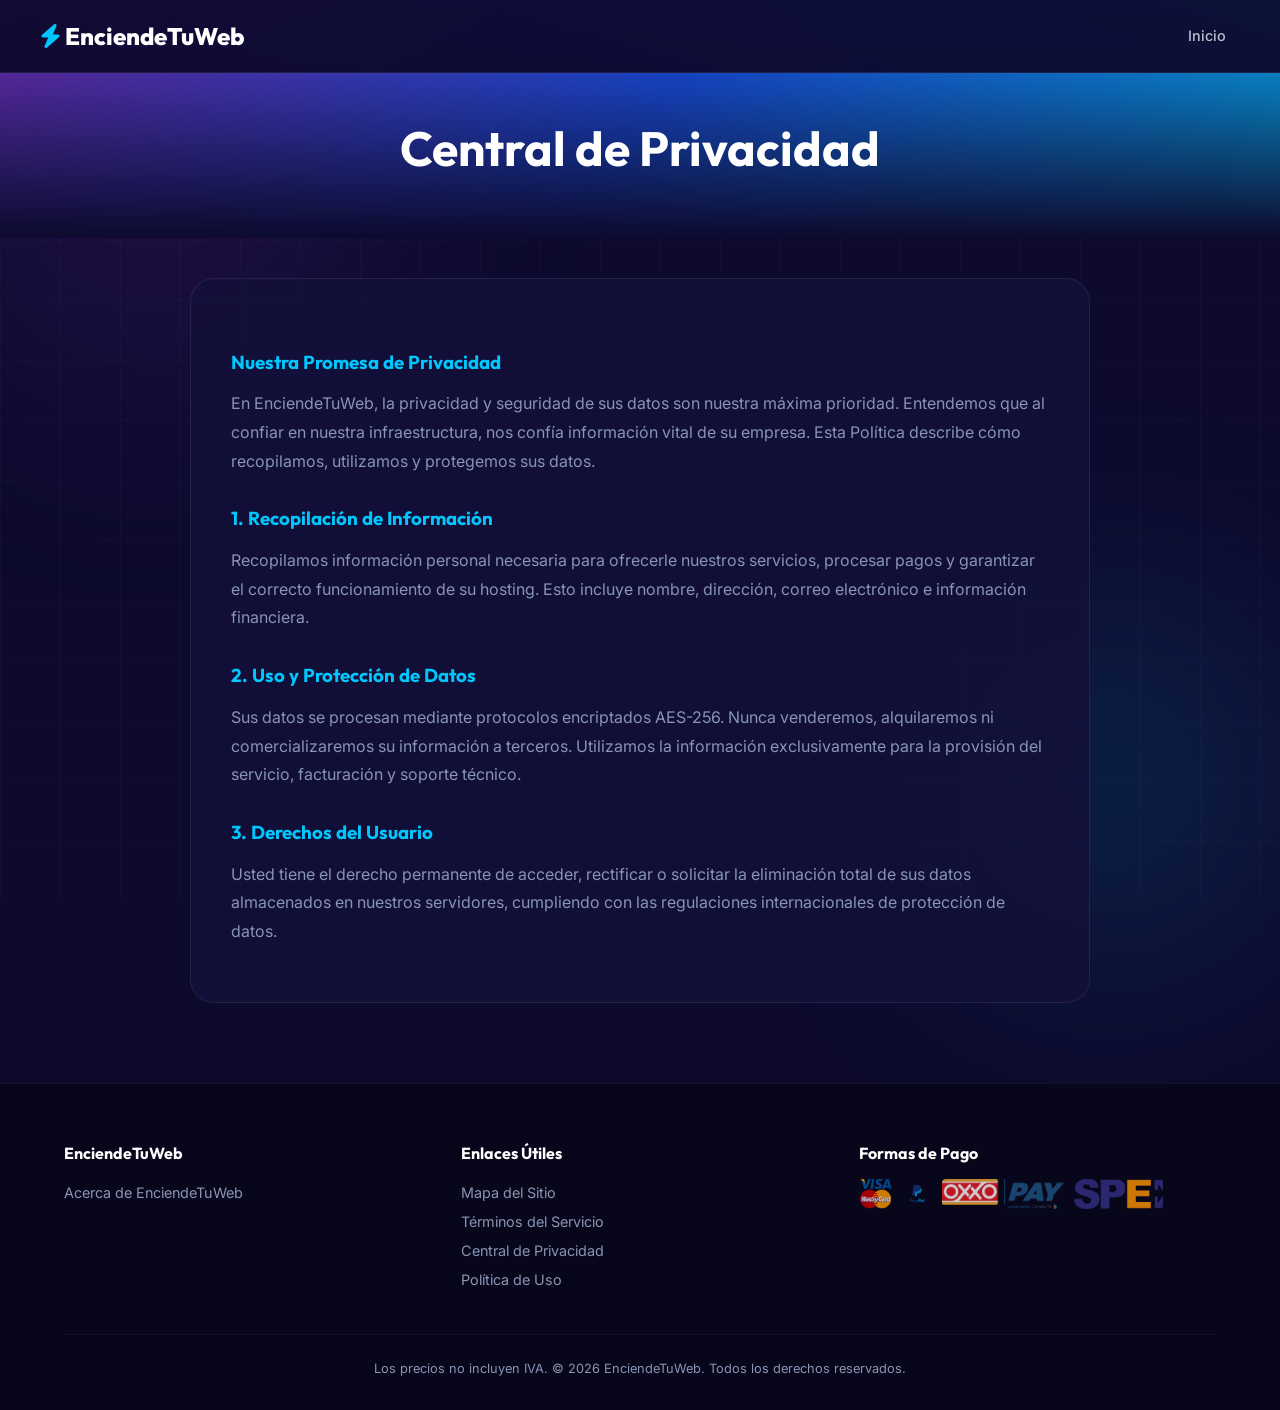
<file: privacidad.html>
<!DOCTYPE html>
<html lang="es">
<head>
    <meta charset="UTF-8">
    <meta name="viewport" content="width=device-width, initial-scale=1.0">
    <title>Central de Privacidad - EnciendeTuWeb</title>
    <link rel="stylesheet" href="assets/css/style.css">
    <link rel="stylesheet" href="https://cdnjs.cloudflare.com/ajax/libs/font-awesome/6.4.0/css/all.min.css">
    <style>
        .page-header { text-align: center; padding: 120px 20px 60px; background: var(--gradient-brand); position: relative; overflow: hidden; }
        .page-header h1 { font-family: 'Outfit', sans-serif; font-size: 3rem; color: var(--white); position: relative; z-index: 2; }
        .content-container { max-width: 900px; margin: 40px auto; padding: 40px; background: rgba(19,16,58,0.82); border: var(--border-glass); border-radius: var(--radius-lg); }
    </style>
</head>
<body>
    <div class="bg-blob-1"></div>
    <div class="bg-blob-2"></div>
    <div class="grid-bg"></div>

    <nav class="navbar scrolled">
        <div class="nav-inner">
            <div class="nav-logo">
                <a href="index.html" style="color:inherit; text-decoration:none;"><i class="fa-solid fa-bolt" style="color: var(--cyan);"></i> EnciendeTuWeb</a>
            </div>
            <div class="nav-links">
                <a href="index.html">Inicio</a>
            </div>
        </div>
    </nav>

    <div class="page-header">
        <h1>Central de Privacidad</h1>
        <div style="position: absolute; inset: 0; background: linear-gradient(180deg, transparent, var(--navy)); z-index: 1;"></div>
    </div>

    <div class="container content-container">
        <h3 style="color:var(--cyan); margin-top:32px; margin-bottom:16px; font-family:'Outfit', sans-serif;">Nuestra Promesa de Privacidad</h3>
<p style="color:var(--gray-500); line-height:1.8; margin-bottom:16px;">En EnciendeTuWeb, la privacidad y seguridad de sus datos son nuestra máxima prioridad. Entendemos que al confiar en nuestra infraestructura, nos confía información vital de su empresa. Esta Política describe cómo recopilamos, utilizamos y protegemos sus datos.</p>
<h3 style="color:var(--cyan); margin-top:32px; margin-bottom:16px; font-family:'Outfit', sans-serif;">1. Recopilación de Información</h3>
<p style="color:var(--gray-500); line-height:1.8; margin-bottom:16px;">Recopilamos información personal necesaria para ofrecerle nuestros servicios, procesar pagos y garantizar el correcto funcionamiento de su hosting. Esto incluye nombre, dirección, correo electrónico e información financiera.</p>
<h3 style="color:var(--cyan); margin-top:32px; margin-bottom:16px; font-family:'Outfit', sans-serif;">2. Uso y Protección de Datos</h3>
<p style="color:var(--gray-500); line-height:1.8; margin-bottom:16px;">Sus datos se procesan mediante protocolos encriptados AES-256. Nunca venderemos, alquilaremos ni comercializaremos su información a terceros. Utilizamos la información exclusivamente para la provisión del servicio, facturación y soporte técnico.</p>
<h3 style="color:var(--cyan); margin-top:32px; margin-bottom:16px; font-family:'Outfit', sans-serif;">3. Derechos del Usuario</h3>
<p style="color:var(--gray-500); line-height:1.8; margin-bottom:16px;">Usted tiene el derecho permanente de acceder, rectificar o solicitar la eliminación total de sus datos almacenados en nuestros servidores, cumpliendo con las regulaciones internacionales de protección de datos.</p>

    </div>

    <footer class="footer" style="padding-top: 60px; padding-bottom: 30px; background: rgba(0,0,0,0.4); border-top: 1px solid rgba(255,255,255,0.05); margin-top: 80px;">
        <div class="container">
            <div style="display: grid; grid-template-columns: repeat(auto-fit, minmax(200px, 1fr)); gap: 40px; margin-bottom: 40px;">
                <div>
                    <h4 style="color: white; margin-bottom: 16px; font-family: 'Outfit', sans-serif;">EnciendeTuWeb</h4>
                    <ul style="list-style: none; padding: 0; color: var(--gray-500); font-size: 0.9rem; line-height: 2;">
                        <li><a href="acerca-de.html" style="color: inherit; text-decoration: none; transition: var(--transition);">Acerca de EnciendeTuWeb</a></li>
                    </ul>
                </div>
                <div>
                    <h4 style="color: white; margin-bottom: 16px; font-family: 'Outfit', sans-serif;">Enlaces Útiles</h4>
                    <ul style="list-style: none; padding: 0; color: var(--gray-500); font-size: 0.9rem; line-height: 2;">
                        <li><a href="mapa-del-sitio.html" style="color: inherit; text-decoration: none; transition: var(--transition);">Mapa del Sitio</a></li>
                        <li><a href="terminos.html" style="color: inherit; text-decoration: none; transition: var(--transition);">Términos del Servicio</a></li>
                        <li><a href="privacidad.html" style="color: inherit; text-decoration: none; transition: var(--transition);">Central de Privacidad</a></li>
                        <li><a href="politica-uso.html" style="color: inherit; text-decoration: none; transition: var(--transition);">Política de Uso</a></li>
                    </ul>
                </div>
                <div>
                    <h4 style="color: white; margin-bottom: 16px; font-family: 'Outfit', sans-serif;">Formas de Pago</h4>
                    <div style="display: flex; gap: 10px; align-items: center; flex-wrap: wrap;">
                        <img src="assets/img/tarjeta.png" alt="Tarjetas" style="height: 30px; border-radius: 4px; opacity: 0.8; object-fit: contain;">
                        <img src="assets/img/paypal.png" alt="PayPal" style="height: 30px; border-radius: 4px; opacity: 0.8; object-fit: contain;">
                        <img src="assets/img/oxxo.png" alt="Oxxo" style="height: 30px; border-radius: 4px; opacity: 0.8; object-fit: contain;">
                        <img src="assets/img/transfer.png" alt="Transferencia" style="height: 30px; border-radius: 4px; opacity: 0.8; object-fit: contain;">
                    </div>
                </div>
            </div>
            <div style="text-align: center; color: var(--gray-500); font-size: 0.8rem; border-top: 1px solid rgba(255,255,255,0.05); padding-top: 24px;">
                <p>Los precios no incluyen IVA. © 2026 EnciendeTuWeb. Todos los derechos reservados.</p>
            </div>
        </div>
    </footer>
</body>
</html>
</file>
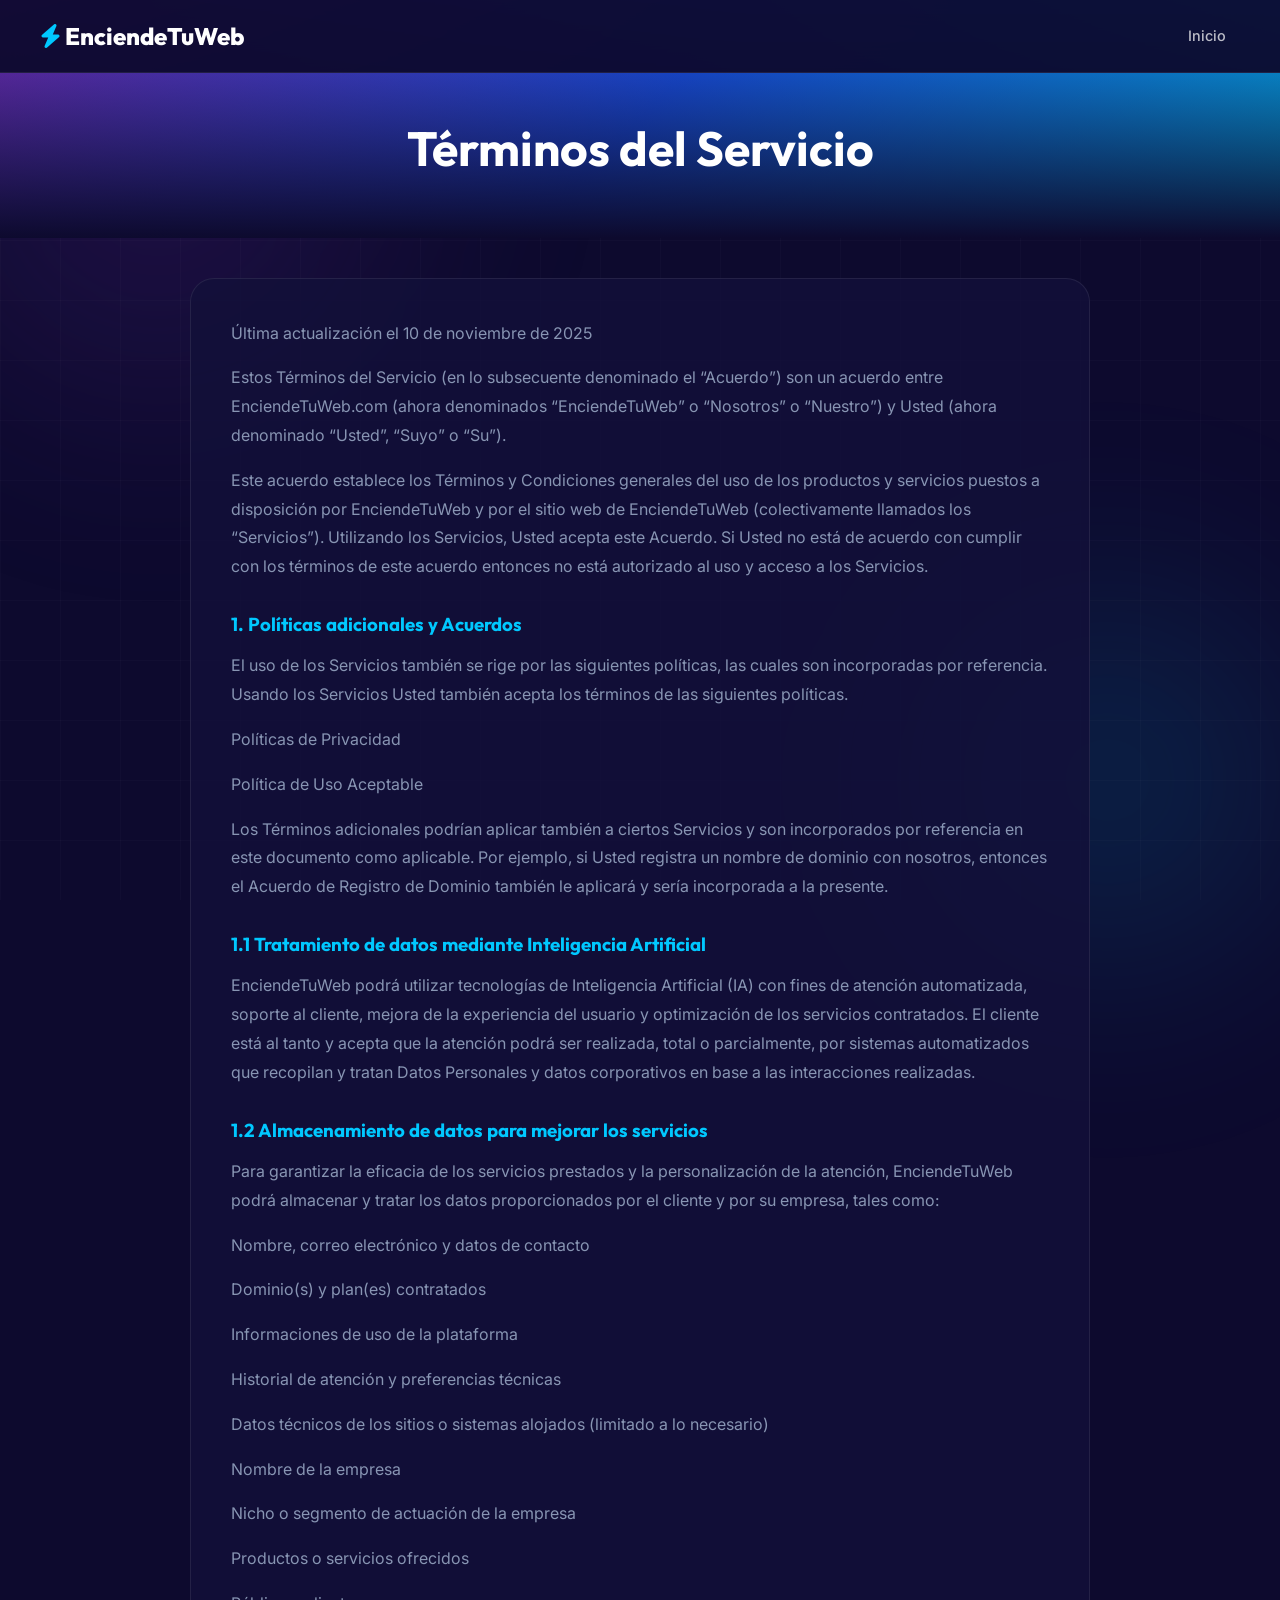
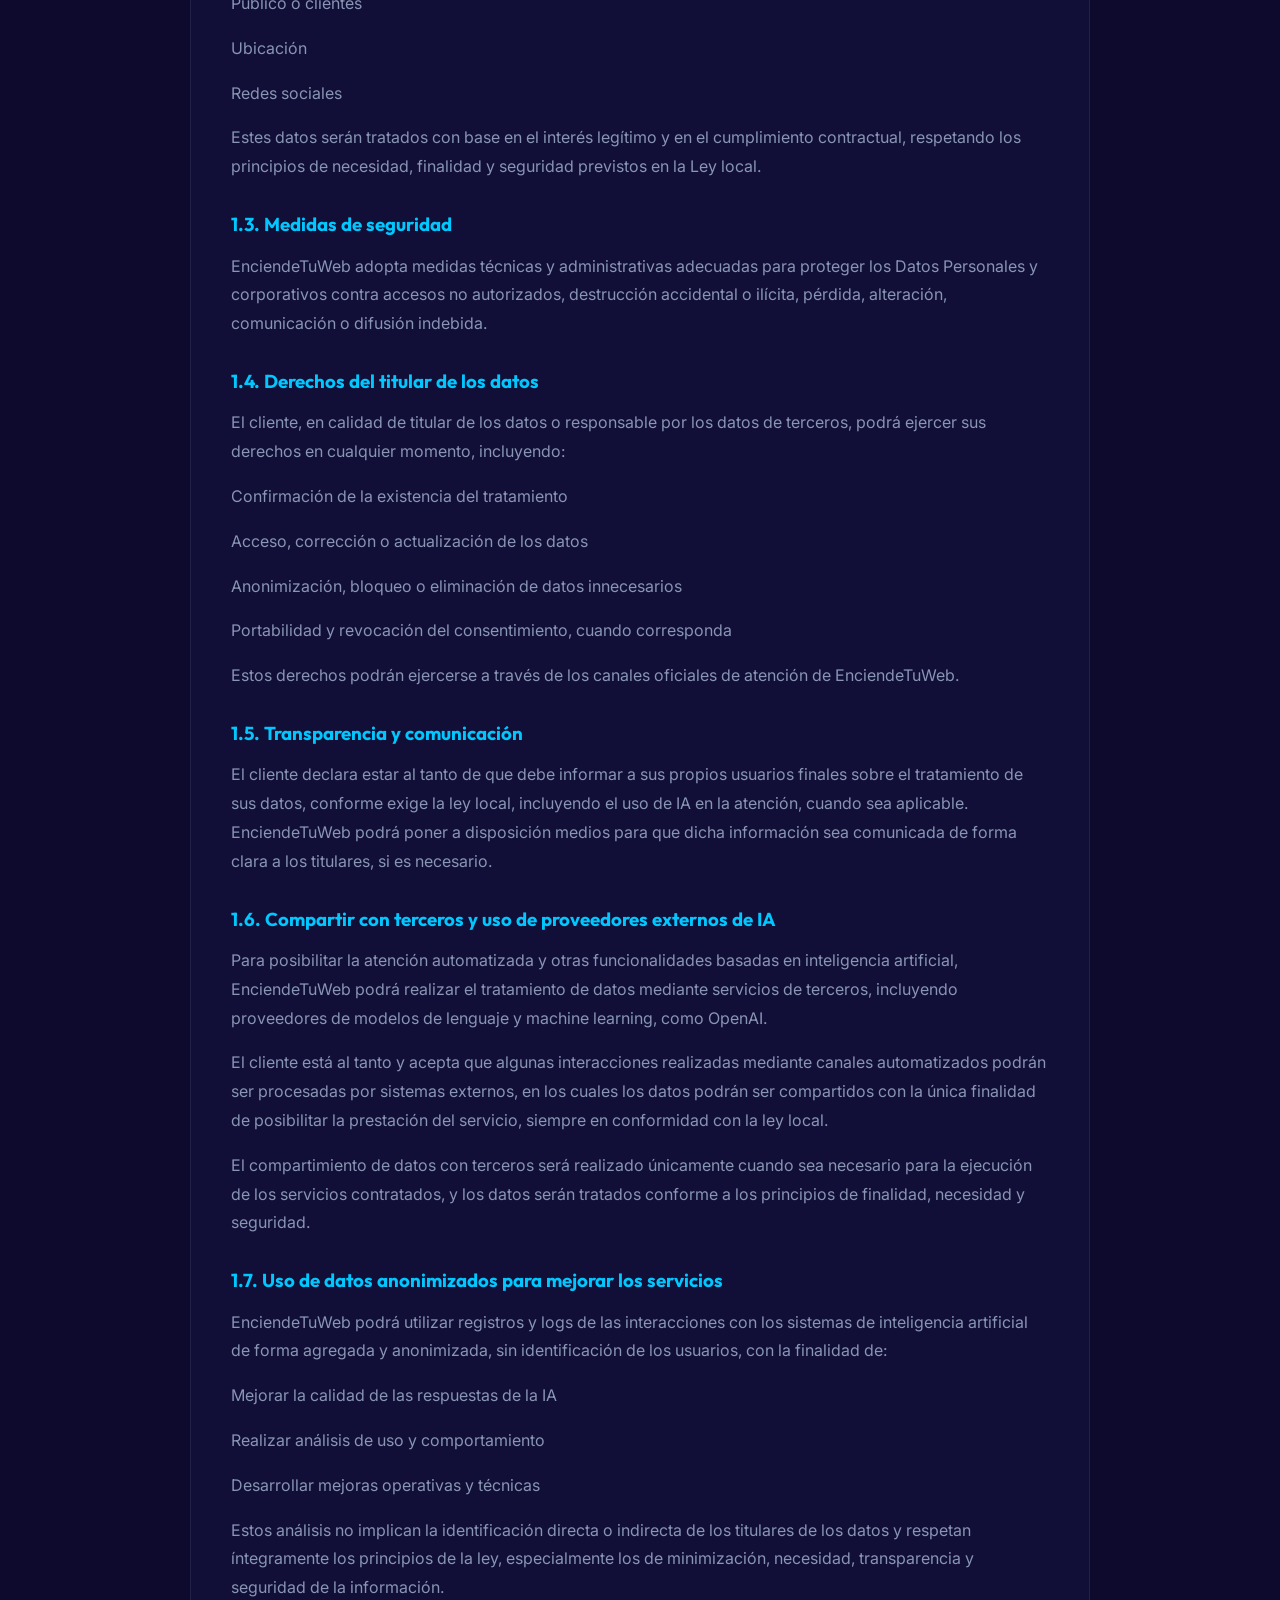
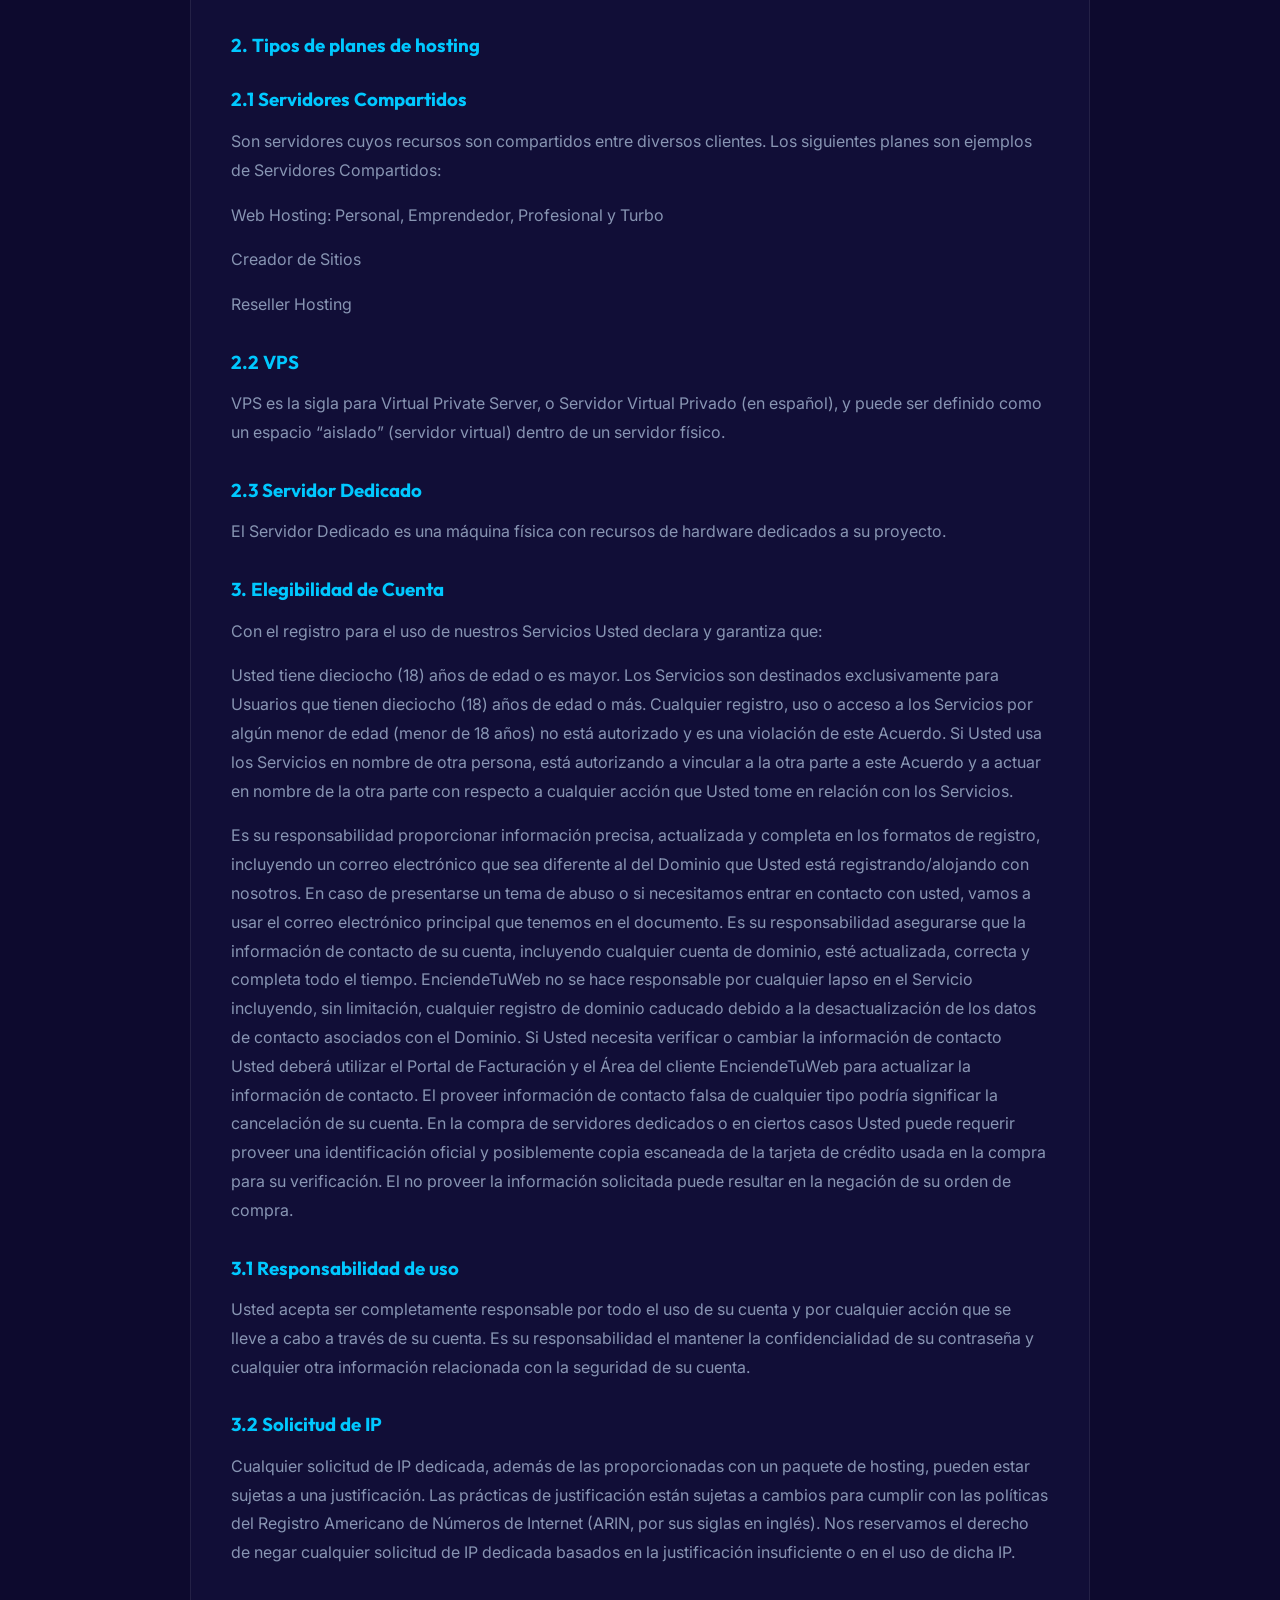
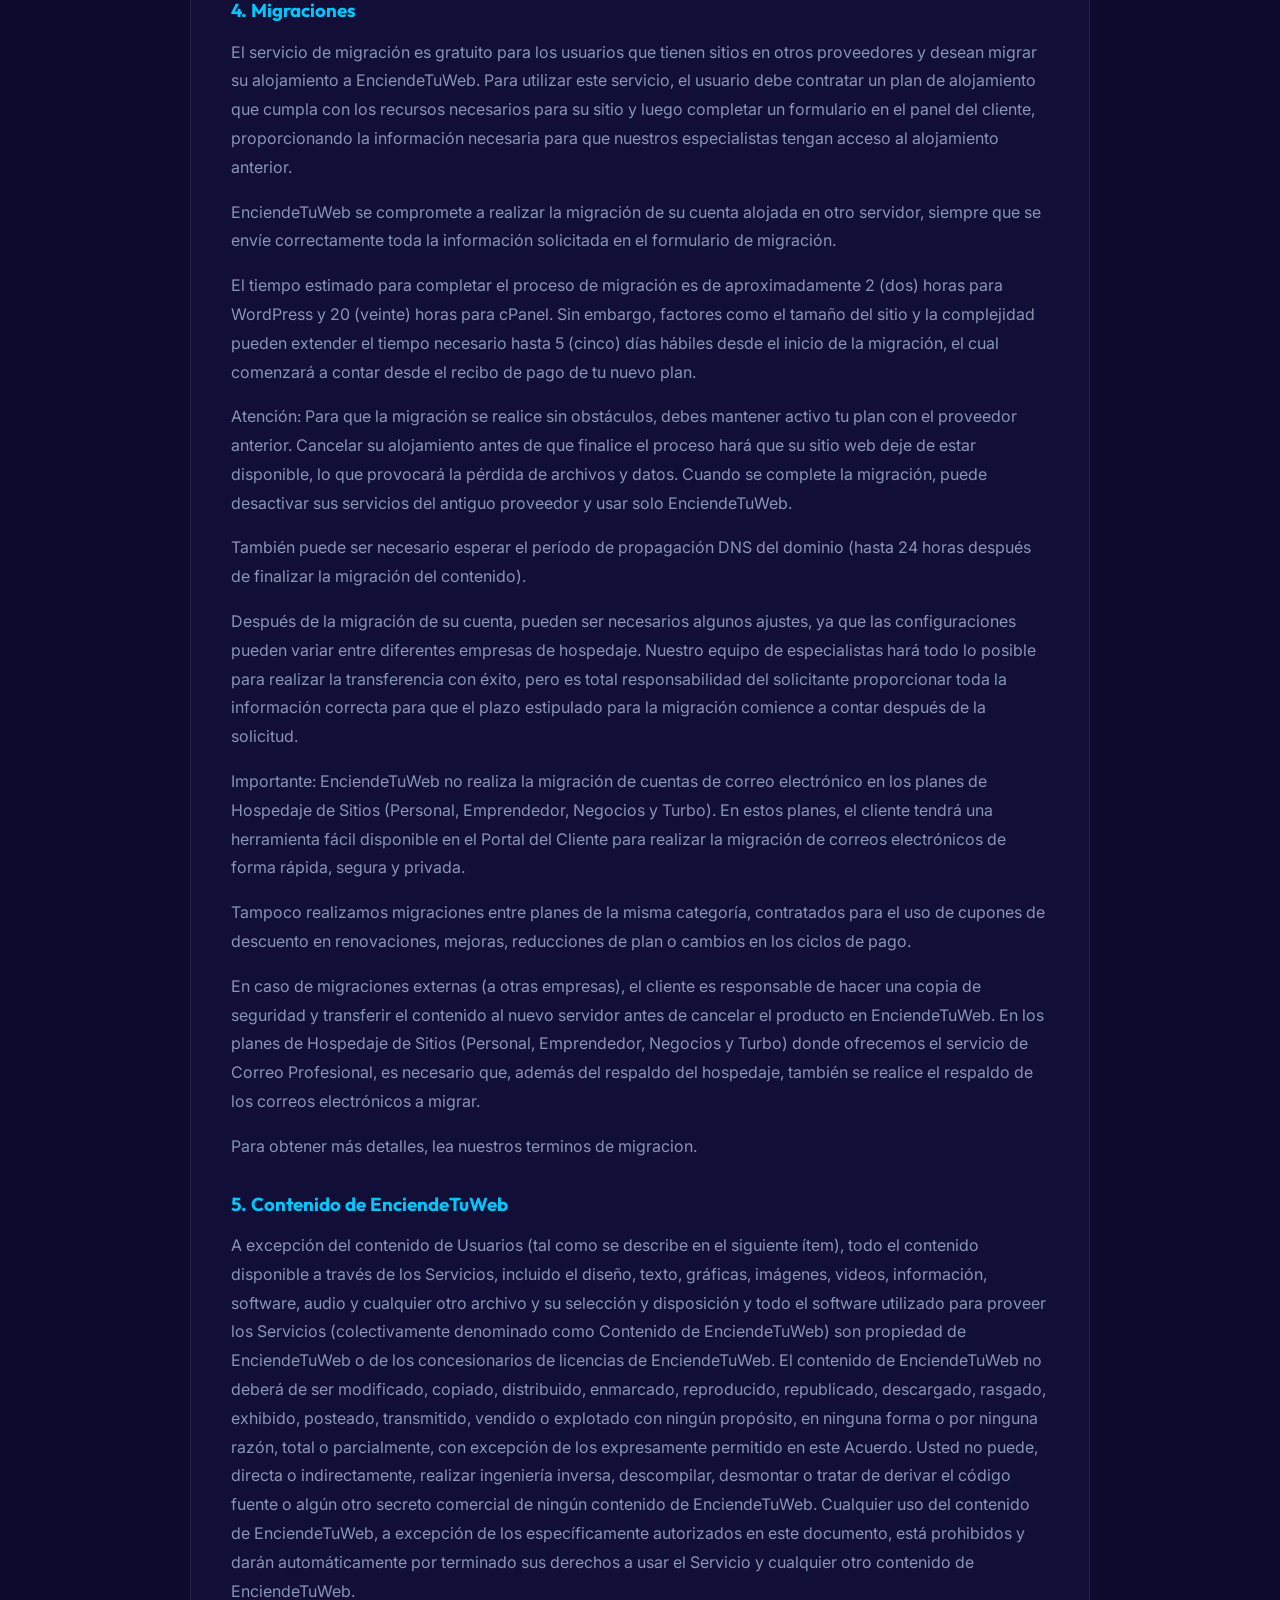
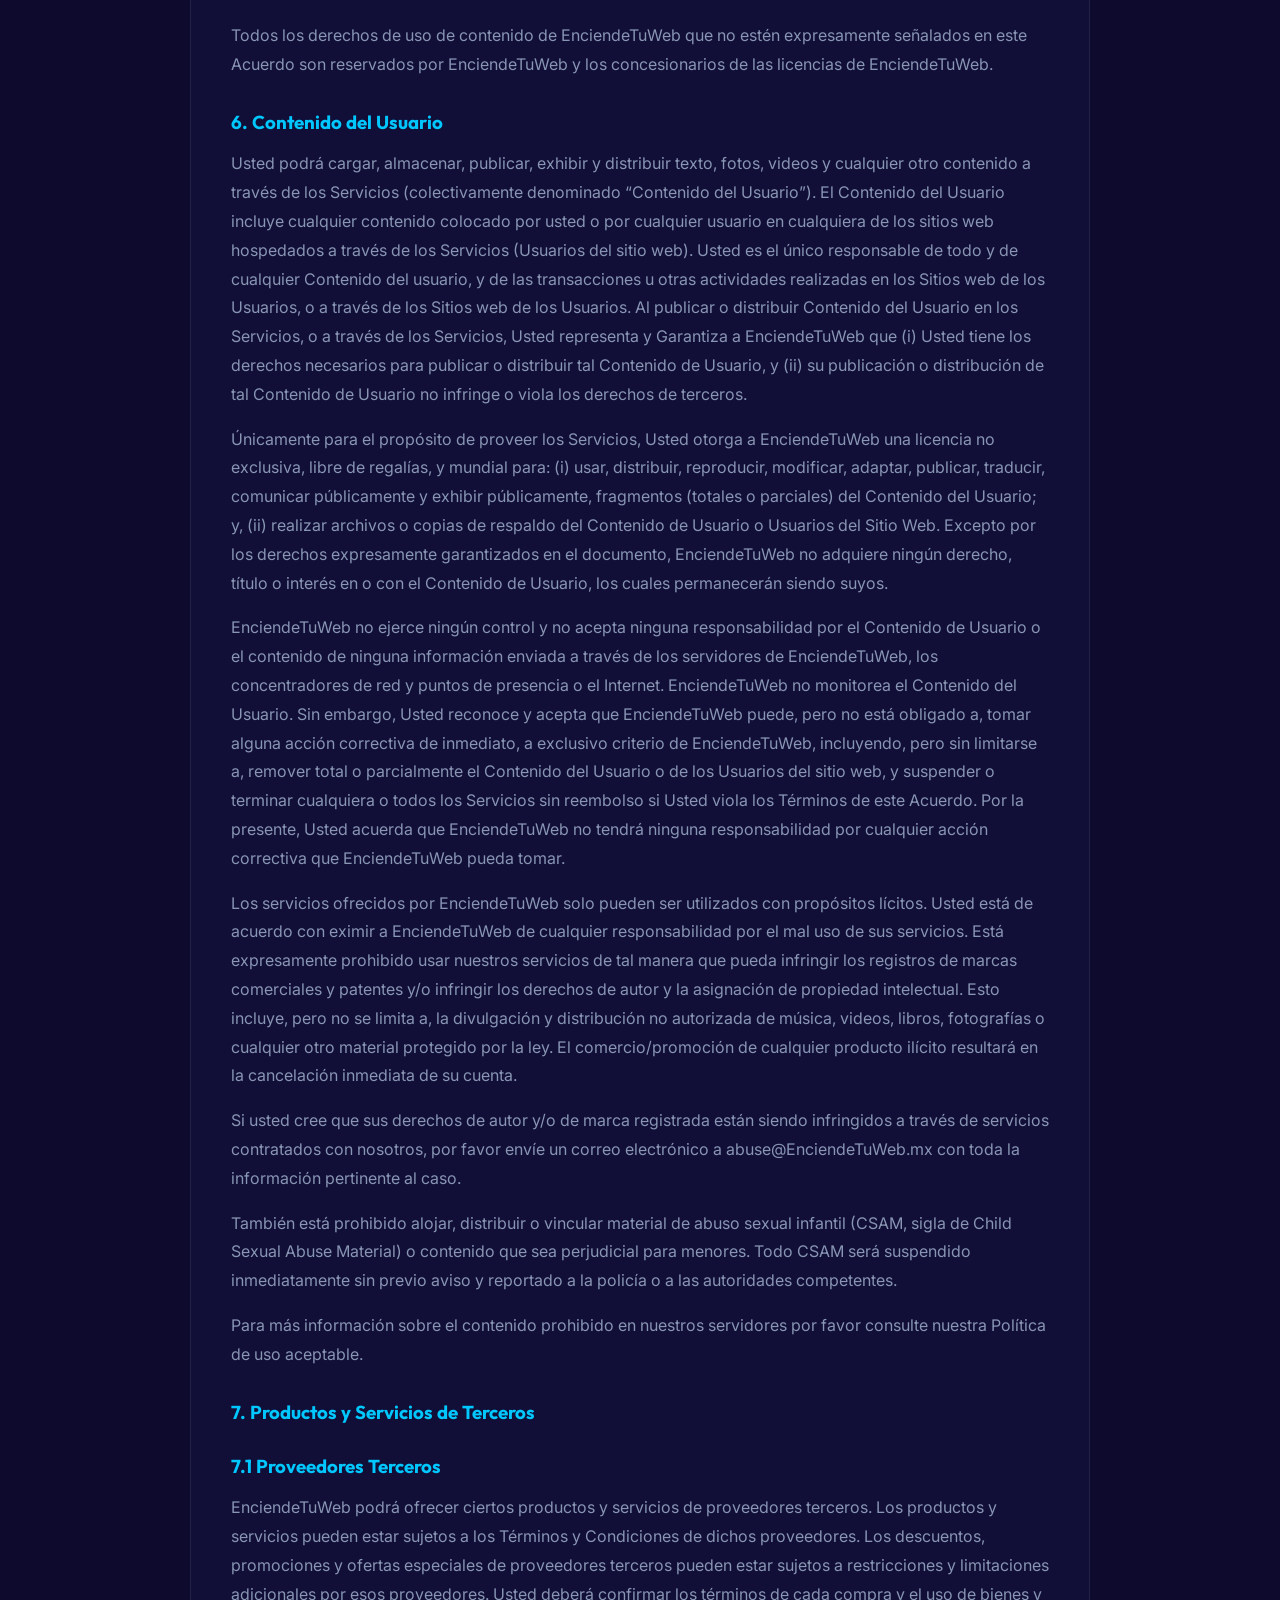
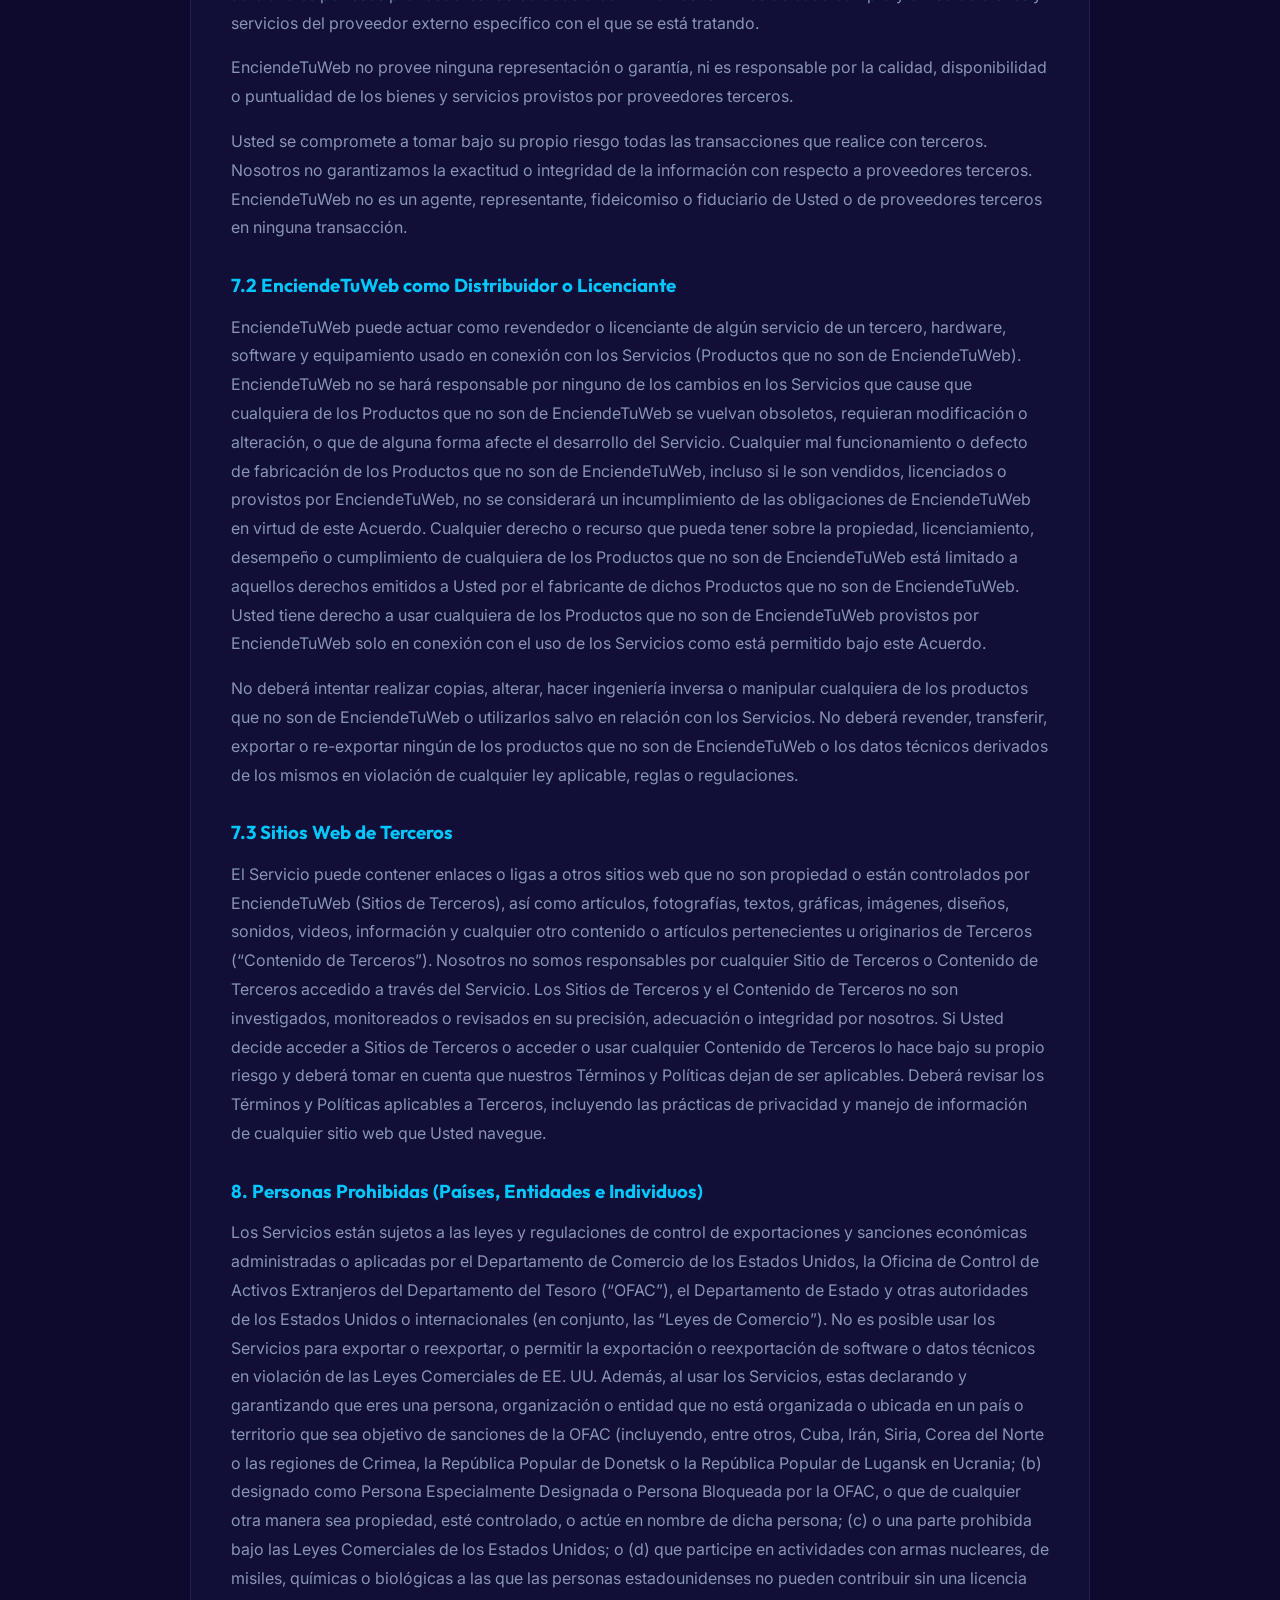
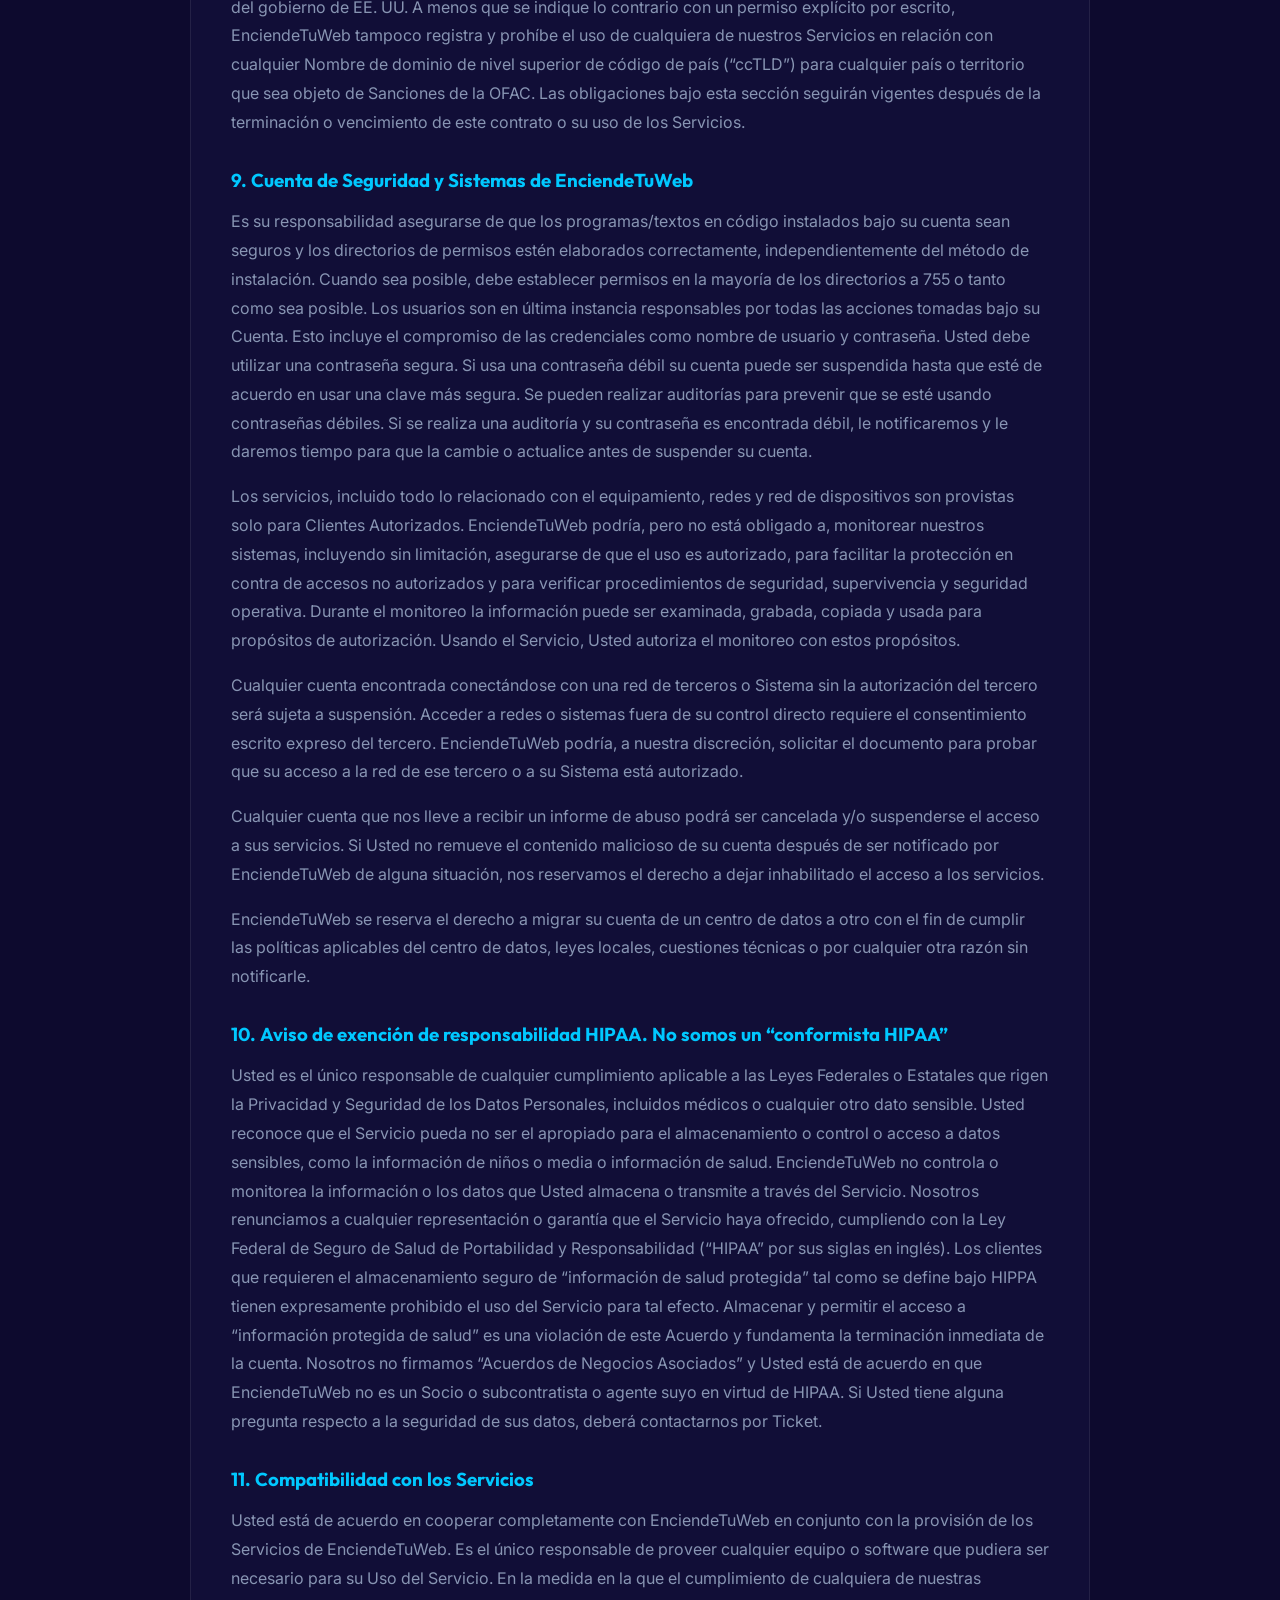
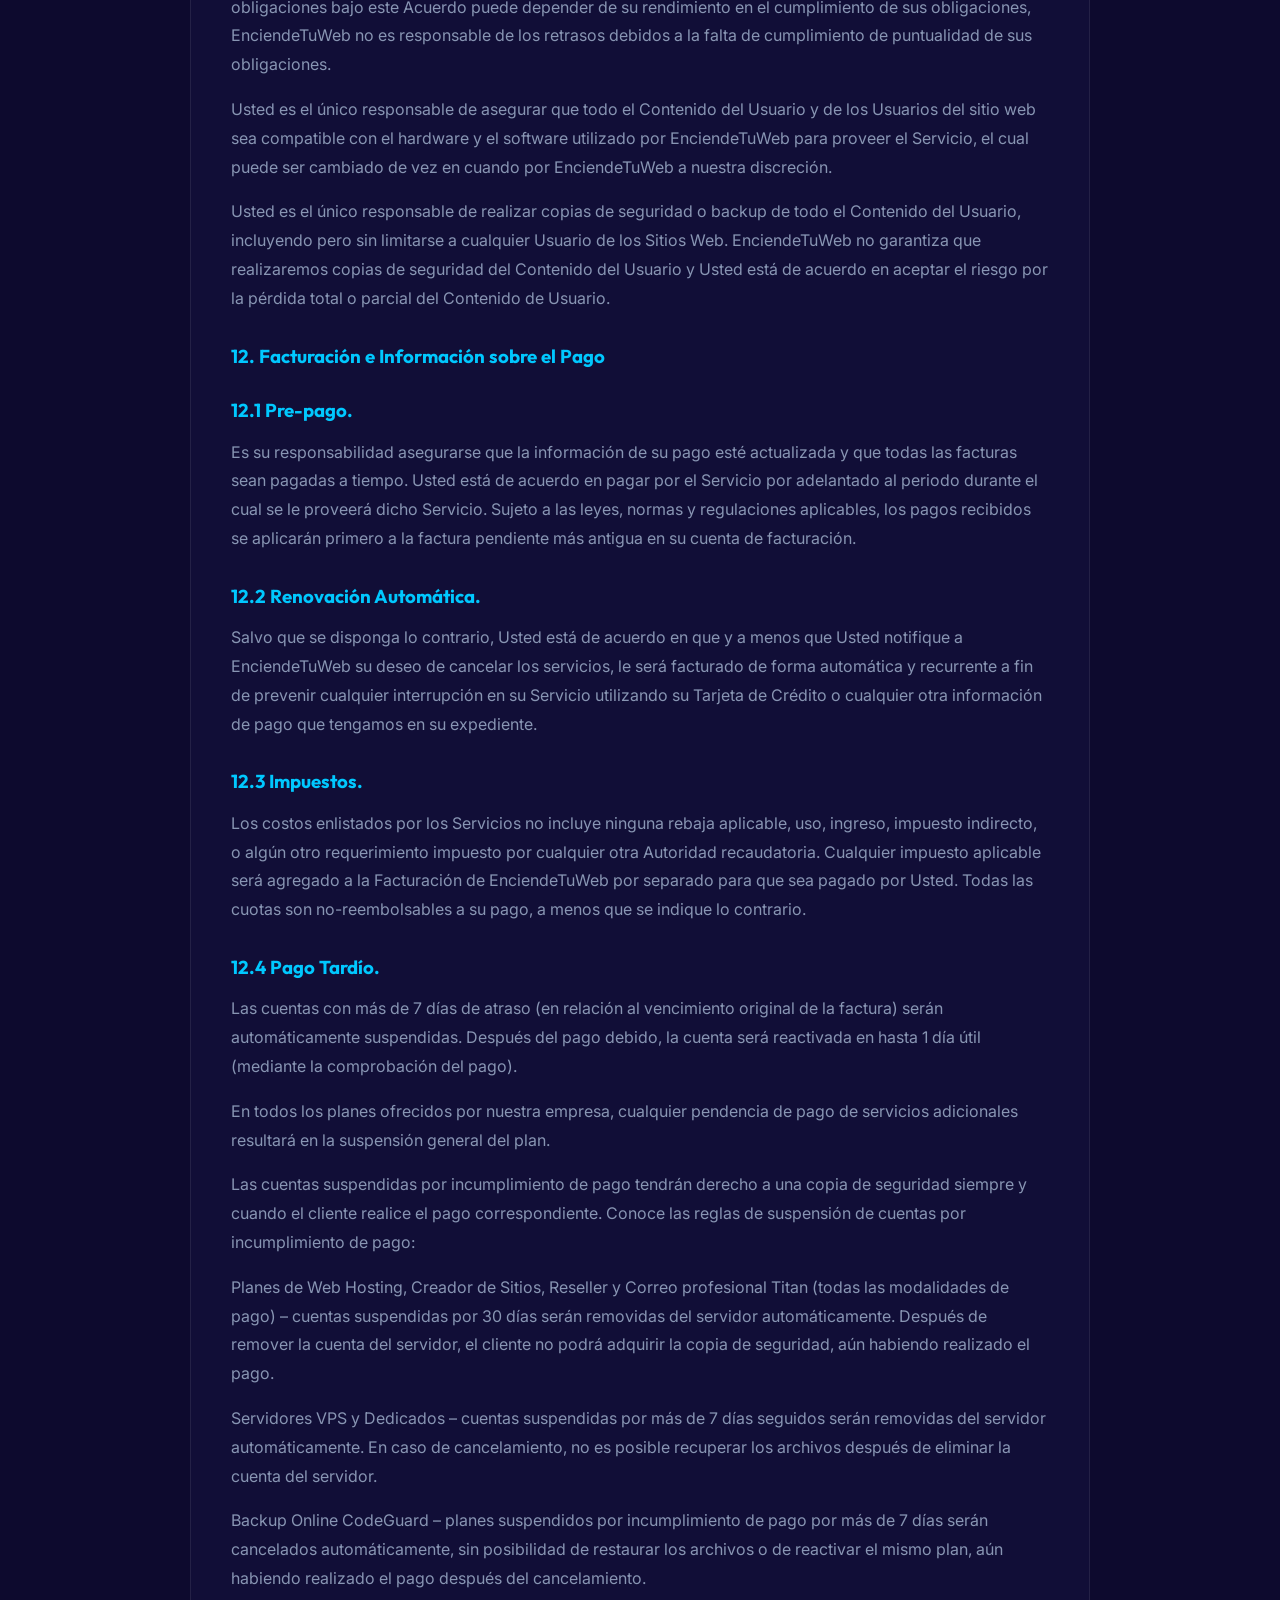
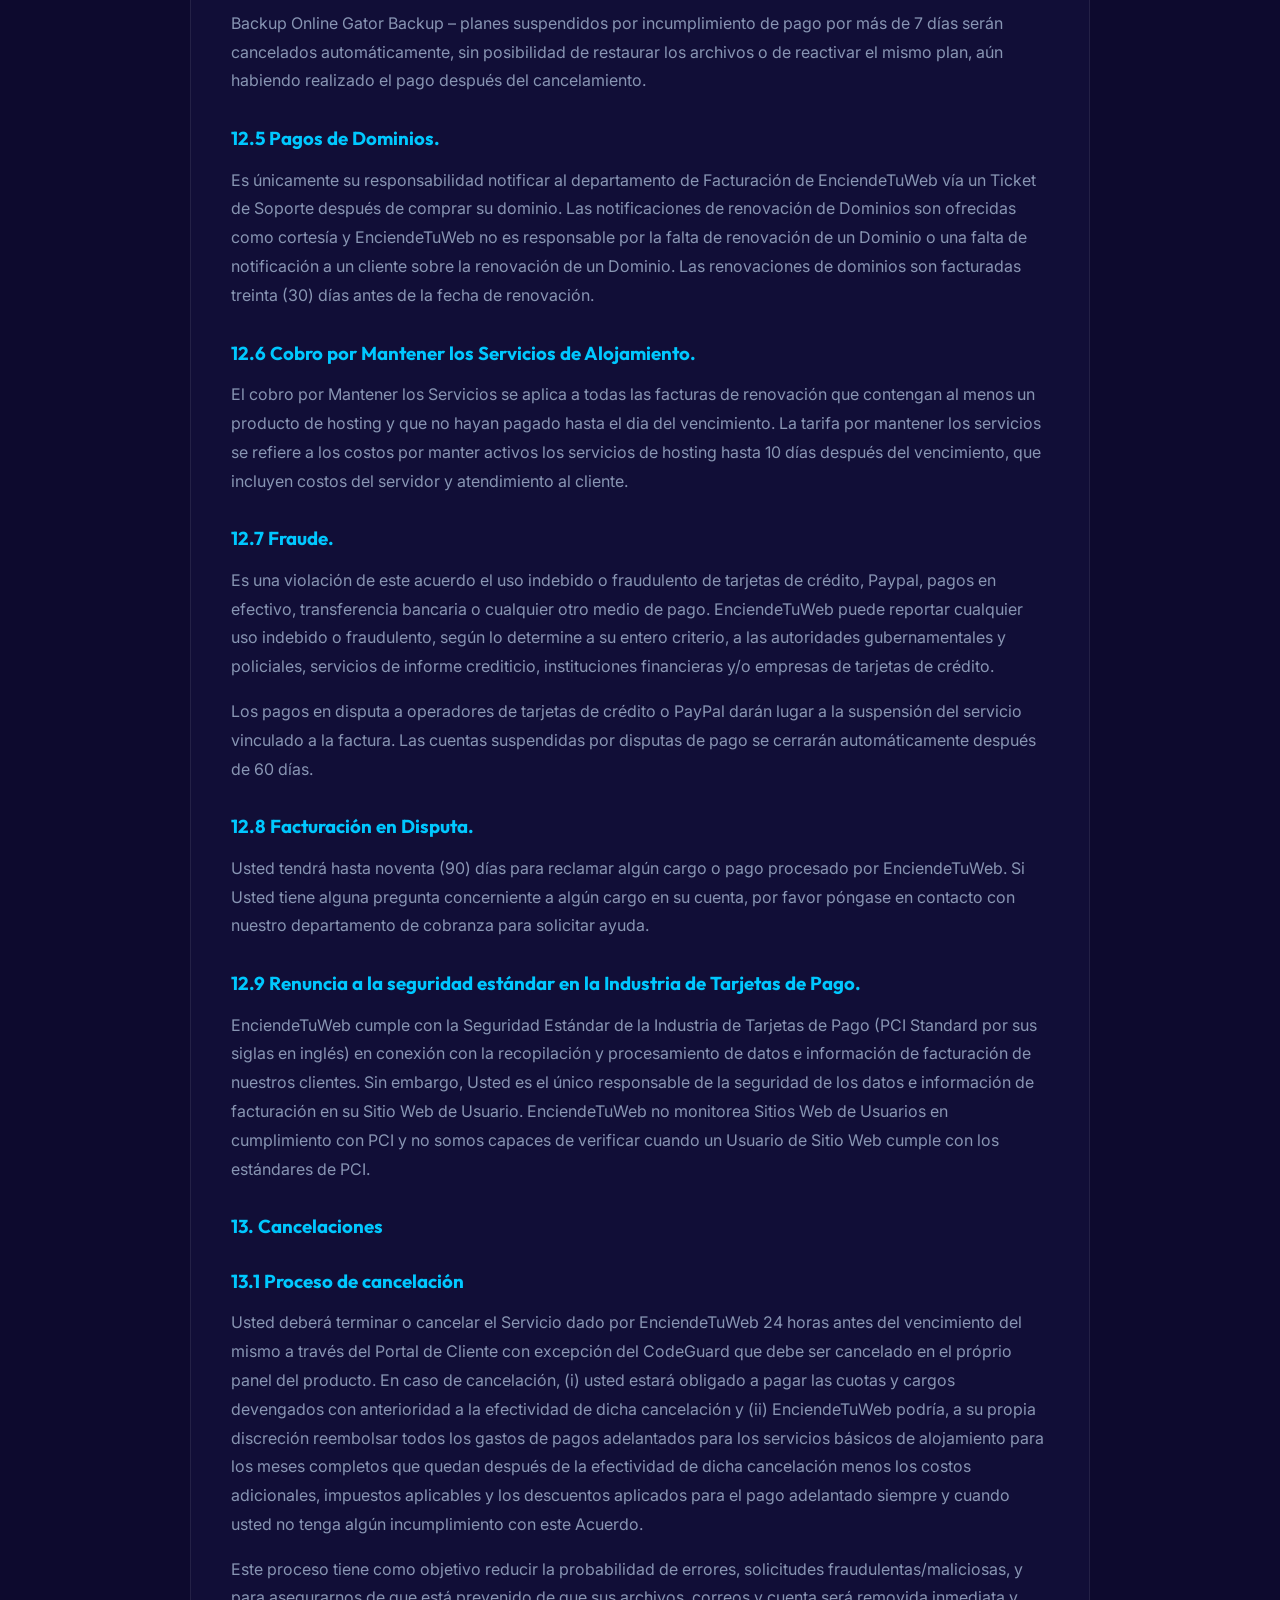
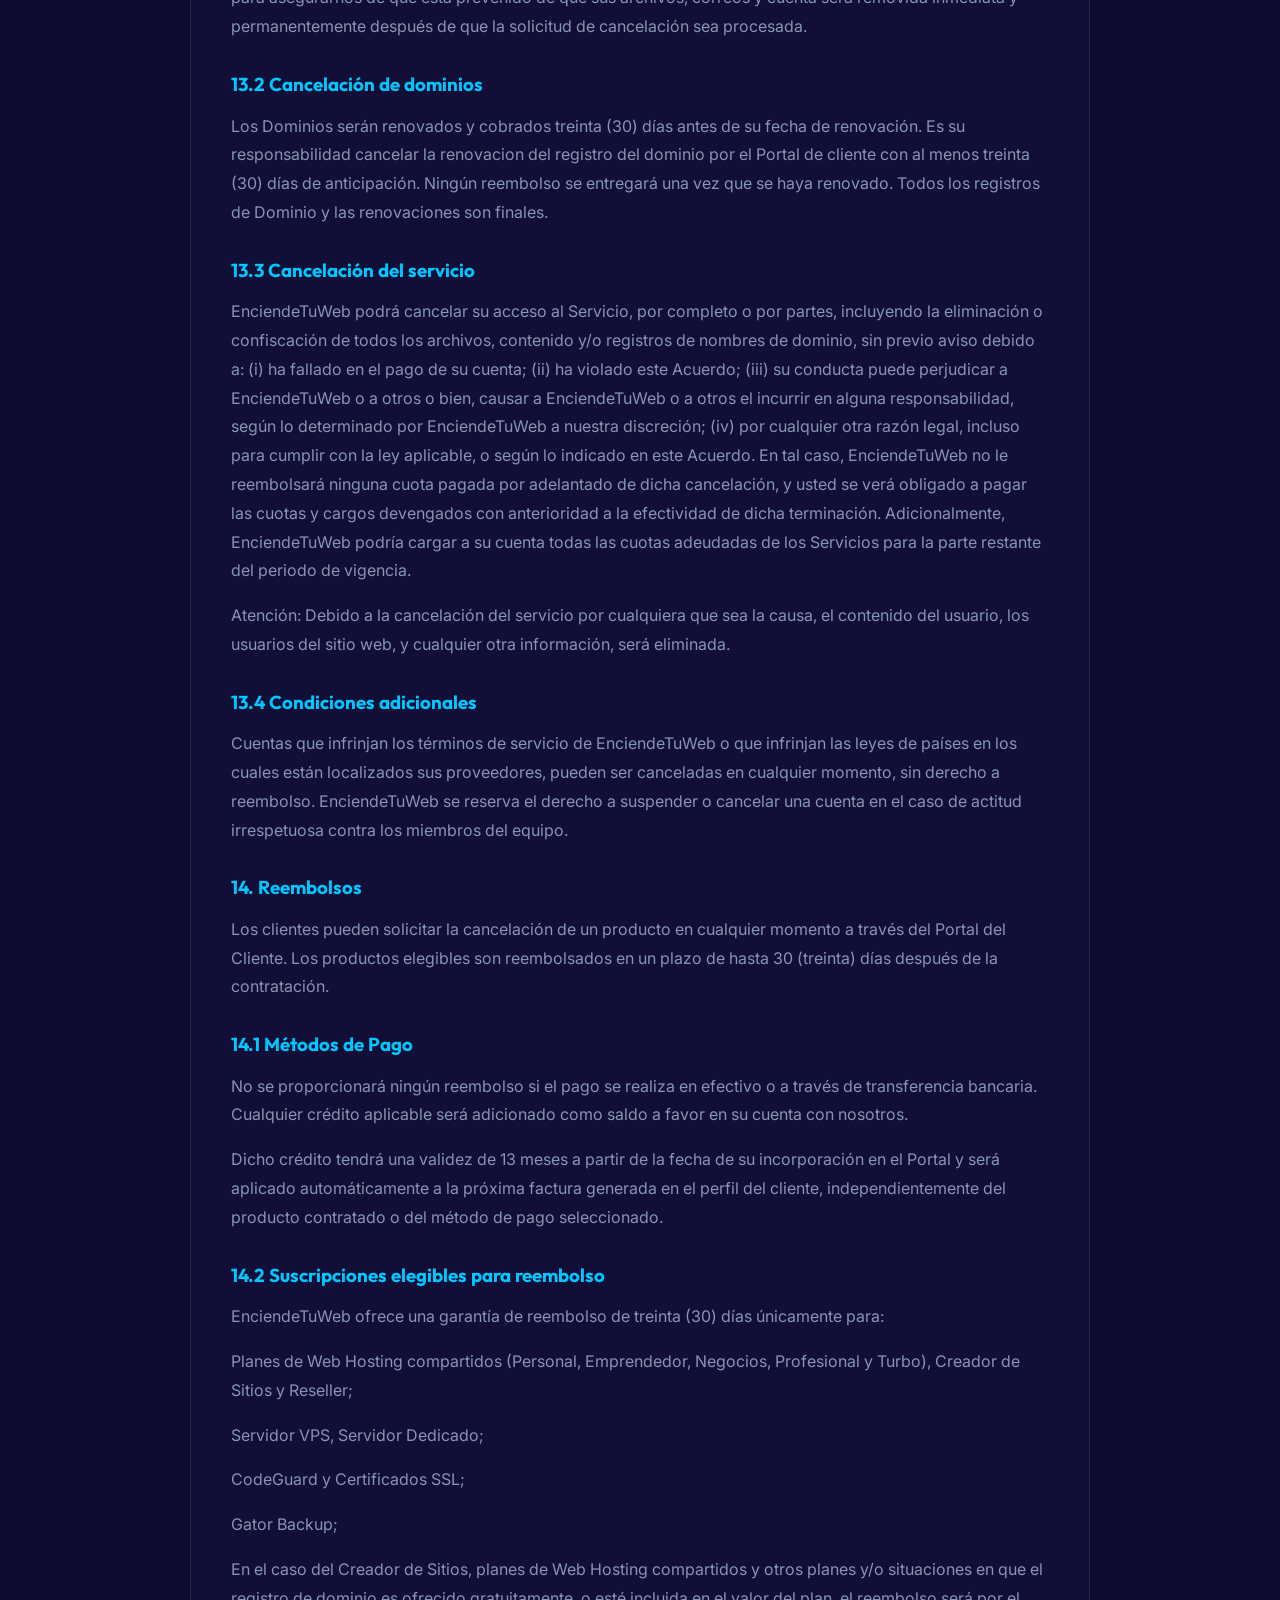
<file: terminos.html>
<!DOCTYPE html>
<html lang="es">
<head>
    <meta charset="UTF-8">
    <meta name="viewport" content="width=device-width, initial-scale=1.0">
    <title>Términos del Servicio - EnciendeTuWeb</title>
    <link rel="stylesheet" href="assets/css/style.css">
    <link rel="stylesheet" href="https://cdnjs.cloudflare.com/ajax/libs/font-awesome/6.4.0/css/all.min.css">
    <style>
        .page-header { text-align: center; padding: 120px 20px 60px; background: var(--gradient-brand); position: relative; overflow: hidden; }
        .page-header h1 { font-family: 'Outfit', sans-serif; font-size: 3rem; color: var(--white); position: relative; z-index: 2; }
        .content-container { max-width: 900px; margin: 40px auto; padding: 40px; background: rgba(19,16,58,0.82); border: var(--border-glass); border-radius: var(--radius-lg); }
    </style>
</head>
<body>
    <div class="bg-blob-1"></div>
    <div class="bg-blob-2"></div>
    <div class="grid-bg"></div>

    <nav class="navbar scrolled">
        <div class="nav-inner">
            <div class="nav-logo">
                <a href="index.html" style="color:inherit; text-decoration:none;"><i class="fa-solid fa-bolt" style="color: var(--cyan);"></i> EnciendeTuWeb</a>
            </div>
            <div class="nav-links">
                <a href="index.html">Inicio</a>
            </div>
        </div>
    </nav>

    <div class="page-header">
        <h1>Términos del Servicio</h1>
        <div style="position: absolute; inset: 0; background: linear-gradient(180deg, transparent, var(--navy)); z-index: 1;"></div>
    </div>

    <div class="container content-container">
        <p style="color:var(--gray-500); line-height:1.8; margin-bottom:16px;">Última actualización el 10 de noviembre de 2025</p>
<p style="color:var(--gray-500); line-height:1.8; margin-bottom:16px;">Estos Términos del Servicio (en lo subsecuente denominado el “Acuerdo”) son un acuerdo entre EnciendeTuWeb.com (ahora denominados “EnciendeTuWeb” o “Nosotros” o “Nuestro”) y Usted (ahora denominado “Usted”, “Suyo” o “Su”).</p>
<p style="color:var(--gray-500); line-height:1.8; margin-bottom:16px;">Este acuerdo establece los Términos y Condiciones generales del uso de los productos y servicios puestos a disposición por EnciendeTuWeb y por el sitio web de EnciendeTuWeb (colectivamente llamados los “Servicios”). Utilizando los Servicios, Usted acepta este Acuerdo. Si Usted no está de acuerdo con cumplir con los términos de este acuerdo entonces no está autorizado al uso y acceso a los Servicios.</p>
<h3 style="color:var(--cyan); margin-top:32px; margin-bottom:16px; font-family:'Outfit', sans-serif;">1. Políticas adicionales y Acuerdos</h3>
<p style="color:var(--gray-500); line-height:1.8; margin-bottom:16px;">El uso de los Servicios también se rige por las siguientes políticas, las cuales son incorporadas por referencia. Usando los Servicios Usted también acepta los términos de las siguientes políticas.</p>
<p style="color:var(--gray-500); line-height:1.8; margin-bottom:16px;">Políticas de Privacidad</p>
<p style="color:var(--gray-500); line-height:1.8; margin-bottom:16px;">Política de Uso Aceptable</p>
<p style="color:var(--gray-500); line-height:1.8; margin-bottom:16px;">Los Términos adicionales podrían aplicar también a ciertos Servicios y son incorporados por referencia en este documento como aplicable. Por ejemplo, si Usted registra un nombre de dominio con nosotros, entonces el Acuerdo de Registro de Dominio también le aplicará y sería incorporada a la presente.</p>
<h3 style="color:var(--cyan); margin-top:32px; margin-bottom:16px; font-family:'Outfit', sans-serif;">1.1 Tratamiento de datos mediante Inteligencia Artificial</h3>
<p style="color:var(--gray-500); line-height:1.8; margin-bottom:16px;">EnciendeTuWeb podrá utilizar tecnologías de Inteligencia Artificial (IA) con fines de atención automatizada, soporte al cliente, mejora de la experiencia del usuario y optimización de los servicios contratados. El cliente está al tanto y acepta que la atención podrá ser realizada, total o parcialmente, por sistemas automatizados que recopilan y tratan Datos Personales y datos corporativos en base a las interacciones realizadas.</p>
<h3 style="color:var(--cyan); margin-top:32px; margin-bottom:16px; font-family:'Outfit', sans-serif;">1.2 Almacenamiento de datos para mejorar los servicios</h3>
<p style="color:var(--gray-500); line-height:1.8; margin-bottom:16px;">Para garantizar la eficacia de los servicios prestados y la personalización de la atención, EnciendeTuWeb podrá almacenar y tratar los datos proporcionados por el cliente y por su empresa, tales como:</p>
<p style="color:var(--gray-500); line-height:1.8; margin-bottom:16px;">Nombre, correo electrónico y datos de contacto</p>
<p style="color:var(--gray-500); line-height:1.8; margin-bottom:16px;">Dominio(s) y plan(es) contratados</p>
<p style="color:var(--gray-500); line-height:1.8; margin-bottom:16px;">Informaciones de uso de la plataforma</p>
<p style="color:var(--gray-500); line-height:1.8; margin-bottom:16px;">Historial de atención y preferencias técnicas</p>
<p style="color:var(--gray-500); line-height:1.8; margin-bottom:16px;">Datos técnicos de los sitios o sistemas alojados (limitado a lo necesario)</p>
<p style="color:var(--gray-500); line-height:1.8; margin-bottom:16px;">Nombre de la empresa</p>
<p style="color:var(--gray-500); line-height:1.8; margin-bottom:16px;">Nicho o segmento de actuación de la empresa</p>
<p style="color:var(--gray-500); line-height:1.8; margin-bottom:16px;">Productos o servicios ofrecidos</p>
<p style="color:var(--gray-500); line-height:1.8; margin-bottom:16px;">Público o clientes</p>
<p style="color:var(--gray-500); line-height:1.8; margin-bottom:16px;">Ubicación</p>
<p style="color:var(--gray-500); line-height:1.8; margin-bottom:16px;">Redes sociales</p>
<p style="color:var(--gray-500); line-height:1.8; margin-bottom:16px;">Estes datos serán tratados con base en el interés legítimo y en el cumplimiento contractual, respetando los principios de necesidad, finalidad y seguridad previstos en la Ley local.</p>
<h3 style="color:var(--cyan); margin-top:32px; margin-bottom:16px; font-family:'Outfit', sans-serif;">1.3. Medidas de seguridad</h3>
<p style="color:var(--gray-500); line-height:1.8; margin-bottom:16px;">EnciendeTuWeb adopta medidas técnicas y administrativas adecuadas para proteger los Datos Personales y corporativos contra accesos no autorizados, destrucción accidental o ilícita, pérdida, alteración, comunicación o difusión indebida.</p>
<h3 style="color:var(--cyan); margin-top:32px; margin-bottom:16px; font-family:'Outfit', sans-serif;">1.4. Derechos del titular de los datos</h3>
<p style="color:var(--gray-500); line-height:1.8; margin-bottom:16px;">El cliente, en calidad de titular de los datos o responsable por los datos de terceros, podrá ejercer sus derechos en cualquier momento, incluyendo:</p>
<p style="color:var(--gray-500); line-height:1.8; margin-bottom:16px;">Confirmación de la existencia del tratamiento</p>
<p style="color:var(--gray-500); line-height:1.8; margin-bottom:16px;">Acceso, corrección o actualización de los datos</p>
<p style="color:var(--gray-500); line-height:1.8; margin-bottom:16px;">Anonimización, bloqueo o eliminación de datos innecesarios</p>
<p style="color:var(--gray-500); line-height:1.8; margin-bottom:16px;">Portabilidad y revocación del consentimiento, cuando corresponda</p>
<p style="color:var(--gray-500); line-height:1.8; margin-bottom:16px;">Estos derechos podrán ejercerse a través de los canales oficiales de atención de EnciendeTuWeb.</p>
<h3 style="color:var(--cyan); margin-top:32px; margin-bottom:16px; font-family:'Outfit', sans-serif;">1.5. Transparencia y comunicación</h3>
<p style="color:var(--gray-500); line-height:1.8; margin-bottom:16px;">El cliente declara estar al tanto de que debe informar a sus propios usuarios finales sobre el tratamiento de sus datos, conforme exige la ley local, incluyendo el uso de IA en la atención, cuando sea aplicable. EnciendeTuWeb podrá poner a disposición medios para que dicha información sea comunicada de forma clara a los titulares, si es necesario.</p>
<h3 style="color:var(--cyan); margin-top:32px; margin-bottom:16px; font-family:'Outfit', sans-serif;">1.6. Compartir con terceros y uso de proveedores externos de IA</h3>
<p style="color:var(--gray-500); line-height:1.8; margin-bottom:16px;">Para posibilitar la atención automatizada y otras funcionalidades basadas en inteligencia artificial, EnciendeTuWeb podrá realizar el tratamiento de datos mediante servicios de terceros, incluyendo proveedores de modelos de lenguaje y machine learning, como OpenAI.</p>
<p style="color:var(--gray-500); line-height:1.8; margin-bottom:16px;">El cliente está al tanto y acepta que algunas interacciones realizadas mediante canales automatizados podrán ser procesadas por sistemas externos, en los cuales los datos podrán ser compartidos con la única finalidad de posibilitar la prestación del servicio, siempre en conformidad con la ley local.</p>
<p style="color:var(--gray-500); line-height:1.8; margin-bottom:16px;">El compartimiento de datos con terceros será realizado únicamente cuando sea necesario para la ejecución de los servicios contratados, y los datos serán tratados conforme a los principios de finalidad, necesidad y seguridad.</p>
<h3 style="color:var(--cyan); margin-top:32px; margin-bottom:16px; font-family:'Outfit', sans-serif;">1.7. Uso de datos anonimizados para mejorar los servicios</h3>
<p style="color:var(--gray-500); line-height:1.8; margin-bottom:16px;">EnciendeTuWeb podrá utilizar registros y logs de las interacciones con los sistemas de inteligencia artificial de forma agregada y anonimizada, sin identificación de los usuarios, con la finalidad de:</p>
<p style="color:var(--gray-500); line-height:1.8; margin-bottom:16px;">Mejorar la calidad de las respuestas de la IA</p>
<p style="color:var(--gray-500); line-height:1.8; margin-bottom:16px;">Realizar análisis de uso y comportamiento</p>
<p style="color:var(--gray-500); line-height:1.8; margin-bottom:16px;">Desarrollar mejoras operativas y técnicas</p>
<p style="color:var(--gray-500); line-height:1.8; margin-bottom:16px;">Estos análisis no implican la identificación directa o indirecta de los titulares de los datos y respetan íntegramente los principios de la ley, especialmente los de minimización, necesidad, transparencia y seguridad de la información.</p>
<h3 style="color:var(--cyan); margin-top:32px; margin-bottom:16px; font-family:'Outfit', sans-serif;">2. Tipos de planes de hosting</h3>
<h3 style="color:var(--cyan); margin-top:32px; margin-bottom:16px; font-family:'Outfit', sans-serif;">2.1 Servidores Compartidos</h3>
<p style="color:var(--gray-500); line-height:1.8; margin-bottom:16px;">Son servidores cuyos recursos son compartidos entre diversos clientes. Los siguientes planes son ejemplos de Servidores Compartidos:</p>
<p style="color:var(--gray-500); line-height:1.8; margin-bottom:16px;">Web Hosting: Personal, Emprendedor, Profesional y Turbo</p>
<p style="color:var(--gray-500); line-height:1.8; margin-bottom:16px;">Creador de Sitios</p>
<p style="color:var(--gray-500); line-height:1.8; margin-bottom:16px;">Reseller Hosting</p>
<h3 style="color:var(--cyan); margin-top:32px; margin-bottom:16px; font-family:'Outfit', sans-serif;">2.2 VPS</h3>
<p style="color:var(--gray-500); line-height:1.8; margin-bottom:16px;">VPS es la sigla para Virtual Private Server, o Servidor Virtual Privado (en español), y puede ser definido como un espacio “aislado” (servidor virtual) dentro de un servidor físico.</p>
<h3 style="color:var(--cyan); margin-top:32px; margin-bottom:16px; font-family:'Outfit', sans-serif;">2.3 Servidor Dedicado</h3>
<p style="color:var(--gray-500); line-height:1.8; margin-bottom:16px;">El Servidor Dedicado es una máquina física con recursos de hardware dedicados a su proyecto.</p>
<h3 style="color:var(--cyan); margin-top:32px; margin-bottom:16px; font-family:'Outfit', sans-serif;">3. Elegibilidad de Cuenta</h3>
<p style="color:var(--gray-500); line-height:1.8; margin-bottom:16px;">Con el registro para el uso de nuestros Servicios Usted declara y garantiza que:</p>
<p style="color:var(--gray-500); line-height:1.8; margin-bottom:16px;">Usted tiene dieciocho (18) años de edad o es mayor. Los Servicios son destinados exclusivamente para Usuarios que tienen dieciocho (18) años de edad o más. Cualquier registro, uso o acceso a los Servicios por algún menor de edad (menor de 18 años) no está autorizado y es una violación de este Acuerdo. Si Usted usa los Servicios en nombre de otra persona, está autorizando a vincular a la otra parte a este Acuerdo y a actuar en nombre de la otra parte con respecto a cualquier acción que Usted tome en relación con los Servicios.</p>
<p style="color:var(--gray-500); line-height:1.8; margin-bottom:16px;">Es su responsabilidad proporcionar información precisa, actualizada y completa en los formatos de registro, incluyendo un correo electrónico que sea diferente al del Dominio que Usted está registrando/alojando con nosotros. En caso de presentarse un tema de abuso o si necesitamos entrar en contacto con usted, vamos a usar el correo electrónico principal que tenemos en el documento. Es su responsabilidad asegurarse que la información de contacto de su cuenta, incluyendo cualquier cuenta de dominio, esté actualizada, correcta y completa todo el tiempo. EnciendeTuWeb no se hace responsable por cualquier lapso en el Servicio incluyendo, sin limitación, cualquier registro de dominio caducado debido a la desactualización de los datos de contacto asociados con el Dominio. Si Usted necesita verificar o cambiar la información de contacto Usted deberá utilizar el Portal de Facturación y el Área del cliente EnciendeTuWeb para actualizar la información de contacto. El proveer información de contacto falsa de cualquier tipo podría significar la cancelación de su cuenta. En la compra de servidores dedicados o en ciertos casos Usted puede requerir proveer una identificación oficial y posiblemente copia escaneada de la tarjeta de crédito usada en la compra para su verificación. El no proveer la información solicitada puede resultar en la negación de su orden de compra.</p>
<h3 style="color:var(--cyan); margin-top:32px; margin-bottom:16px; font-family:'Outfit', sans-serif;">3.1 Responsabilidad de uso</h3>
<p style="color:var(--gray-500); line-height:1.8; margin-bottom:16px;">Usted acepta ser completamente responsable por todo el uso de su cuenta y por cualquier acción que se lleve a cabo a través de su cuenta. Es su responsabilidad el mantener la confidencialidad de su contraseña y cualquier otra información relacionada con la seguridad de su cuenta.</p>
<h3 style="color:var(--cyan); margin-top:32px; margin-bottom:16px; font-family:'Outfit', sans-serif;">3.2 Solicitud de IP</h3>
<p style="color:var(--gray-500); line-height:1.8; margin-bottom:16px;">Cualquier solicitud de IP dedicada, además de las proporcionadas con un paquete de hosting, pueden estar sujetas a una justificación. Las prácticas de justificación están sujetas a cambios para cumplir con las políticas del Registro Americano de Números de Internet (ARIN, por sus siglas en inglés). Nos reservamos el derecho de negar cualquier solicitud de IP dedicada basados en la justificación insuficiente o en el uso de dicha IP.</p>
<h3 style="color:var(--cyan); margin-top:32px; margin-bottom:16px; font-family:'Outfit', sans-serif;">4. Migraciones</h3>
<p style="color:var(--gray-500); line-height:1.8; margin-bottom:16px;">El servicio de migración es gratuito para los usuarios que tienen sitios en otros proveedores y desean migrar su alojamiento a EnciendeTuWeb. Para utilizar este servicio, el usuario debe contratar un plan de alojamiento que cumpla con los recursos necesarios para su sitio y luego completar un formulario en el panel del cliente, proporcionando la información necesaria para que nuestros especialistas tengan acceso al alojamiento anterior.</p>
<p style="color:var(--gray-500); line-height:1.8; margin-bottom:16px;">EnciendeTuWeb se compromete a realizar la migración de su cuenta alojada en otro servidor, siempre que se envíe correctamente toda la información solicitada en el formulario de migración.</p>
<p style="color:var(--gray-500); line-height:1.8; margin-bottom:16px;">El tiempo estimado para completar el proceso de migración es de aproximadamente 2 (dos) horas para WordPress y 20 (veinte) horas para cPanel. Sin embargo, factores como el tamaño del sitio y la complejidad pueden extender el tiempo necesario hasta 5 (cinco) días hábiles desde el inicio de la migración, el cual comenzará a contar desde el recibo de pago de tu nuevo plan.</p>
<p style="color:var(--gray-500); line-height:1.8; margin-bottom:16px;">Atención: Para que la migración se realice sin obstáculos, debes mantener activo tu plan con el proveedor anterior. Cancelar su alojamiento antes de que finalice el proceso hará que su sitio web deje de estar disponible, lo que provocará la pérdida de archivos y datos. Cuando se complete la migración, puede desactivar sus servicios del antiguo proveedor y usar solo EnciendeTuWeb.</p>
<p style="color:var(--gray-500); line-height:1.8; margin-bottom:16px;">También puede ser necesario esperar el período de propagación DNS del dominio (hasta 24 horas después de finalizar la migración del contenido).</p>
<p style="color:var(--gray-500); line-height:1.8; margin-bottom:16px;">Después de la migración de su cuenta, pueden ser necesarios algunos ajustes, ya que las configuraciones pueden variar entre diferentes empresas de hospedaje. Nuestro equipo de especialistas hará todo lo posible para realizar la transferencia con éxito, pero es total responsabilidad del solicitante proporcionar toda la información correcta para que el plazo estipulado para la migración comience a contar después de la solicitud.</p>
<p style="color:var(--gray-500); line-height:1.8; margin-bottom:16px;">Importante: EnciendeTuWeb no realiza la migración de cuentas de correo electrónico en los planes de Hospedaje de Sitios (Personal, Emprendedor, Negocios y Turbo). En estos planes, el cliente tendrá una herramienta fácil disponible en el Portal del Cliente para realizar la migración de correos electrónicos de forma rápida, segura y privada.</p>
<p style="color:var(--gray-500); line-height:1.8; margin-bottom:16px;">Tampoco realizamos migraciones entre planes de la misma categoría, contratados para el uso de cupones de descuento en renovaciones, mejoras, reducciones de plan o cambios en los ciclos de pago.</p>
<p style="color:var(--gray-500); line-height:1.8; margin-bottom:16px;">En caso de migraciones externas (a otras empresas), el cliente es responsable de hacer una copia de seguridad y transferir el contenido al nuevo servidor antes de cancelar el producto en EnciendeTuWeb. En los planes de Hospedaje de Sitios (Personal, Emprendedor, Negocios y Turbo) donde ofrecemos el servicio de Correo Profesional, es necesario que, además del respaldo del hospedaje, también se realice el respaldo de los correos electrónicos a migrar.</p>
<p style="color:var(--gray-500); line-height:1.8; margin-bottom:16px;">Para obtener más detalles, lea nuestros terminos de migracion.</p>
<h3 style="color:var(--cyan); margin-top:32px; margin-bottom:16px; font-family:'Outfit', sans-serif;">5. Contenido de EnciendeTuWeb</h3>
<p style="color:var(--gray-500); line-height:1.8; margin-bottom:16px;">A excepción del contenido de Usuarios (tal como se describe en el siguiente ítem), todo el contenido disponible a través de los Servicios, incluido el diseño, texto, gráficas, imágenes, videos, información, software, audio y cualquier otro archivo y su selección y disposición y todo el software utilizado para proveer los Servicios (colectivamente denominado como Contenido de EnciendeTuWeb) son propiedad de EnciendeTuWeb o de los concesionarios de licencias de EnciendeTuWeb. El contenido de EnciendeTuWeb no deberá de ser modificado, copiado, distribuido, enmarcado, reproducido, republicado, descargado, rasgado, exhibido, posteado, transmitido, vendido o explotado con ningún propósito, en ninguna forma o por ninguna razón, total o parcialmente, con excepción de los expresamente permitido en este Acuerdo. Usted no puede, directa o indirectamente, realizar ingeniería inversa, descompilar, desmontar o tratar de derivar el código fuente o algún otro secreto comercial de ningún contenido de EnciendeTuWeb. Cualquier uso del contenido de EnciendeTuWeb, a excepción de los específicamente autorizados en este documento, está prohibidos y darán automáticamente por terminado sus derechos a usar el Servicio y cualquier otro contenido de EnciendeTuWeb.</p>
<p style="color:var(--gray-500); line-height:1.8; margin-bottom:16px;">Todos los derechos de uso de contenido de EnciendeTuWeb que no estén expresamente señalados en este Acuerdo son reservados por EnciendeTuWeb y los concesionarios de las licencias de EnciendeTuWeb.</p>
<h3 style="color:var(--cyan); margin-top:32px; margin-bottom:16px; font-family:'Outfit', sans-serif;">6. Contenido del Usuario</h3>
<p style="color:var(--gray-500); line-height:1.8; margin-bottom:16px;">Usted podrá cargar, almacenar, publicar, exhibir y distribuir texto, fotos, videos y cualquier otro contenido a través de los Servicios (colectivamente denominado “Contenido del Usuario”). El Contenido del Usuario incluye cualquier contenido colocado por usted o por cualquier usuario en cualquiera de los sitios web hospedados a través de los Servicios (Usuarios del sitio web). Usted es el único responsable de todo y de cualquier Contenido del usuario, y de las transacciones u otras actividades realizadas en los Sitios web de los Usuarios, o a través de los Sitios web de los Usuarios. Al publicar o distribuir Contenido del Usuario en los Servicios, o a través de los Servicios, Usted representa y Garantiza a EnciendeTuWeb que (i) Usted tiene los derechos necesarios para publicar o distribuir tal Contenido de Usuario, y (ii) su publicación o distribución de tal Contenido de Usuario no infringe o viola los derechos de terceros.</p>
<p style="color:var(--gray-500); line-height:1.8; margin-bottom:16px;">Únicamente para el propósito de proveer los Servicios, Usted otorga a EnciendeTuWeb una licencia no exclusiva, libre de regalías, y mundial para: (i) usar, distribuir, reproducir, modificar, adaptar, publicar, traducir, comunicar públicamente y exhibir públicamente, fragmentos (totales o parciales) del Contenido del Usuario; y, (ii) realizar archivos o copias de respaldo del Contenido de Usuario o Usuarios del Sitio Web. Excepto por los derechos expresamente garantizados en el documento, EnciendeTuWeb no adquiere ningún derecho, título o interés en o con el Contenido de Usuario, los cuales permanecerán siendo suyos.</p>
<p style="color:var(--gray-500); line-height:1.8; margin-bottom:16px;">EnciendeTuWeb no ejerce ningún control y no acepta ninguna responsabilidad por el Contenido de Usuario o el contenido de ninguna información enviada a través de los servidores de EnciendeTuWeb, los concentradores de red y puntos de presencia o el Internet. EnciendeTuWeb no monitorea el Contenido del Usuario. Sin embargo, Usted reconoce y acepta que EnciendeTuWeb puede, pero no está obligado a, tomar alguna acción correctiva de inmediato, a exclusivo criterio de EnciendeTuWeb, incluyendo, pero sin limitarse a, remover total o parcialmente el Contenido del Usuario o de los Usuarios del sitio web, y suspender o terminar cualquiera o todos los Servicios sin reembolso si Usted viola los Términos de este Acuerdo. Por la presente, Usted acuerda que EnciendeTuWeb no tendrá ninguna responsabilidad por cualquier acción correctiva que EnciendeTuWeb pueda tomar.</p>
<p style="color:var(--gray-500); line-height:1.8; margin-bottom:16px;">Los servicios ofrecidos por EnciendeTuWeb solo pueden ser utilizados con propósitos lícitos. Usted está de acuerdo con eximir a EnciendeTuWeb de cualquier responsabilidad por el mal uso de sus servicios. Está expresamente prohibido usar nuestros servicios de tal manera que pueda infringir los registros de marcas comerciales y patentes y/o infringir los derechos de autor y la asignación de propiedad intelectual. Esto incluye, pero no se limita a, la divulgación y distribución no autorizada de música, videos, libros, fotografías o cualquier otro material protegido por la ley. El comercio/promoción de cualquier producto ilícito resultará en la cancelación inmediata de su cuenta.</p>
<p style="color:var(--gray-500); line-height:1.8; margin-bottom:16px;">Si usted cree que sus derechos de autor y/o de marca registrada están siendo infringidos a través de servicios contratados con nosotros, por favor envíe un correo electrónico a abuse@EnciendeTuWeb.mx con toda la información pertinente al caso.</p>
<p style="color:var(--gray-500); line-height:1.8; margin-bottom:16px;">También está prohibido alojar, distribuir o vincular material de abuso sexual infantil (CSAM, sigla de Child Sexual Abuse Material) o contenido que sea perjudicial para menores. Todo CSAM será suspendido inmediatamente sin previo aviso y reportado a la policía o a las autoridades competentes.</p>
<p style="color:var(--gray-500); line-height:1.8; margin-bottom:16px;">Para más información sobre el contenido prohibido en nuestros servidores por favor consulte nuestra Política de uso aceptable.</p>
<h3 style="color:var(--cyan); margin-top:32px; margin-bottom:16px; font-family:'Outfit', sans-serif;">7. Productos y Servicios de Terceros</h3>
<h3 style="color:var(--cyan); margin-top:32px; margin-bottom:16px; font-family:'Outfit', sans-serif;">7.1 Proveedores Terceros</h3>
<p style="color:var(--gray-500); line-height:1.8; margin-bottom:16px;">EnciendeTuWeb podrá ofrecer ciertos productos y servicios de proveedores terceros. Los productos y servicios pueden estar sujetos a los Términos y Condiciones de dichos proveedores. Los descuentos, promociones y ofertas especiales de proveedores terceros pueden estar sujetos a restricciones y limitaciones adicionales por esos proveedores. Usted deberá confirmar los términos de cada compra y el uso de bienes y servicios del proveedor externo específico con el que se está tratando.</p>
<p style="color:var(--gray-500); line-height:1.8; margin-bottom:16px;">EnciendeTuWeb no provee ninguna representación o garantía, ni es responsable por la calidad, disponibilidad o puntualidad de los bienes y servicios provistos por proveedores terceros.</p>
<p style="color:var(--gray-500); line-height:1.8; margin-bottom:16px;">Usted se compromete a tomar bajo su propio riesgo todas las transacciones que realice con terceros. Nosotros no garantizamos la exactitud o integridad de la información con respecto a proveedores terceros. EnciendeTuWeb no es un agente, representante, fideicomiso o fiduciario de Usted o de proveedores terceros en ninguna transacción.</p>
<h3 style="color:var(--cyan); margin-top:32px; margin-bottom:16px; font-family:'Outfit', sans-serif;">7.2 EnciendeTuWeb como Distribuidor o Licenciante</h3>
<p style="color:var(--gray-500); line-height:1.8; margin-bottom:16px;">EnciendeTuWeb puede actuar como revendedor o licenciante de algún servicio de un tercero, hardware, software y equipamiento usado en conexión con los Servicios (Productos que no son de EnciendeTuWeb). EnciendeTuWeb no se hará responsable por ninguno de los cambios en los Servicios que cause que cualquiera de los Productos que no son de EnciendeTuWeb se vuelvan obsoletos, requieran modificación o alteración, o que de alguna forma afecte el desarrollo del Servicio. Cualquier mal funcionamiento o defecto de fabricación de los Productos que no son de EnciendeTuWeb, incluso si le son vendidos, licenciados o provistos por EnciendeTuWeb, no se considerará un incumplimiento de las obligaciones de EnciendeTuWeb en virtud de este Acuerdo. Cualquier derecho o recurso que pueda tener sobre la propiedad, licenciamiento, desempeño o cumplimiento de cualquiera de los Productos que no son de EnciendeTuWeb está limitado a aquellos derechos emitidos a Usted por el fabricante de dichos Productos que no son de EnciendeTuWeb. Usted tiene derecho a usar cualquiera de los Productos que no son de EnciendeTuWeb provistos por EnciendeTuWeb solo en conexión con el uso de los Servicios como está permitido bajo este Acuerdo.</p>
<p style="color:var(--gray-500); line-height:1.8; margin-bottom:16px;">No deberá intentar realizar copias, alterar, hacer ingeniería inversa o manipular cualquiera de los productos que no son de EnciendeTuWeb o utilizarlos salvo en relación con los Servicios. No deberá revender, transferir, exportar o re-exportar ningún de los productos que no son de EnciendeTuWeb o los datos técnicos derivados de los mismos en violación de cualquier ley aplicable, reglas o regulaciones.</p>
<h3 style="color:var(--cyan); margin-top:32px; margin-bottom:16px; font-family:'Outfit', sans-serif;">7.3 Sitios Web de Terceros</h3>
<p style="color:var(--gray-500); line-height:1.8; margin-bottom:16px;">El Servicio puede contener enlaces o ligas a otros sitios web que no son propiedad o están controlados por EnciendeTuWeb (Sitios de Terceros), así como artículos, fotografías, textos, gráficas, imágenes, diseños, sonidos, videos, información y cualquier otro contenido o artículos pertenecientes u originarios de Terceros (“Contenido de Terceros”). Nosotros no somos responsables por cualquier Sitio de Terceros o Contenido de Terceros accedido a través del Servicio. Los Sitios de Terceros y el Contenido de Terceros no son investigados, monitoreados o revisados en su precisión, adecuación o integridad por nosotros. Si Usted decide acceder a Sitios de Terceros o acceder o usar cualquier Contenido de Terceros lo hace bajo su propio riesgo y deberá tomar en cuenta que nuestros Términos y Políticas dejan de ser aplicables. Deberá revisar los Términos y Políticas aplicables a Terceros, incluyendo las prácticas de privacidad y manejo de información de cualquier sitio web que Usted navegue.</p>
<h3 style="color:var(--cyan); margin-top:32px; margin-bottom:16px; font-family:'Outfit', sans-serif;">8. Personas Prohibidas (Países, Entidades e Individuos)</h3>
<p style="color:var(--gray-500); line-height:1.8; margin-bottom:16px;">Los Servicios están sujetos a las leyes y regulaciones de control de exportaciones y sanciones económicas administradas o aplicadas por el Departamento de Comercio de los Estados Unidos, la Oficina de Control de Activos Extranjeros del Departamento del Tesoro (“OFAC”), el Departamento de Estado y otras autoridades de los Estados Unidos o internacionales (en conjunto, las “Leyes de Comercio”). No es posible usar los Servicios para exportar o reexportar, o permitir la exportación o reexportación de software o datos técnicos en violación de las Leyes Comerciales de EE. UU. Además, al usar los Servicios, estas declarando y garantizando que eres una persona, organización o entidad que no está organizada o ubicada en un país o territorio que sea objetivo de sanciones de la OFAC (incluyendo, entre otros, Cuba, Irán, Siria, Corea del Norte o las regiones de Crimea, la República Popular de Donetsk o la República Popular de Lugansk en Ucrania; (b) designado como Persona Especialmente Designada o Persona Bloqueada por la OFAC, o que de cualquier otra manera sea propiedad, esté controlado, o actúe en nombre de dicha persona; (c) o una parte prohibida bajo las Leyes Comerciales de los Estados Unidos; o (d) que participe en actividades con armas nucleares, de misiles, químicas o biológicas a las que las personas estadounidenses no pueden contribuir sin una licencia del gobierno de EE. UU. A menos que se indique lo contrario con un permiso explícito por escrito, EnciendeTuWeb tampoco registra y prohíbe el uso de cualquiera de nuestros Servicios en relación con cualquier Nombre de dominio de nivel superior de código de país (“ccTLD”) para cualquier país o territorio que sea objeto de Sanciones de la OFAC. Las obligaciones bajo esta sección seguirán vigentes después de la terminación o vencimiento de este contrato o su uso de los Servicios.</p>
<h3 style="color:var(--cyan); margin-top:32px; margin-bottom:16px; font-family:'Outfit', sans-serif;">9. Cuenta de Seguridad y Sistemas de EnciendeTuWeb</h3>
<p style="color:var(--gray-500); line-height:1.8; margin-bottom:16px;">Es su responsabilidad asegurarse de que los programas/textos en código instalados bajo su cuenta sean seguros y los directorios de permisos estén elaborados correctamente, independientemente del método de instalación. Cuando sea posible, debe establecer permisos en la mayoría de los directorios a 755 o tanto como sea posible. Los usuarios son en última instancia responsables por todas las acciones tomadas bajo su Cuenta. Esto incluye el compromiso de las credenciales como nombre de usuario y contraseña. Usted debe utilizar una contraseña segura. Si usa una contraseña débil su cuenta puede ser suspendida hasta que esté de acuerdo en usar una clave más segura. Se pueden realizar auditorías para prevenir que se esté usando contraseñas débiles. Si se realiza una auditoría y su contraseña es encontrada débil, le notificaremos y le daremos tiempo para que la cambie o actualice antes de suspender su cuenta.</p>
<p style="color:var(--gray-500); line-height:1.8; margin-bottom:16px;">Los servicios, incluido todo lo relacionado con el equipamiento, redes y red de dispositivos son provistas solo para Clientes Autorizados. EnciendeTuWeb podría, pero no está obligado a, monitorear nuestros sistemas, incluyendo sin limitación, asegurarse de que el uso es autorizado, para facilitar la protección en contra de accesos no autorizados y para verificar procedimientos de seguridad, supervivencia y seguridad operativa. Durante el monitoreo la información puede ser examinada, grabada, copiada y usada para propósitos de autorización. Usando el Servicio, Usted autoriza el monitoreo con estos propósitos.</p>
<p style="color:var(--gray-500); line-height:1.8; margin-bottom:16px;">Cualquier cuenta encontrada conectándose con una red de terceros o Sistema sin la autorización del tercero será sujeta a suspensión. Acceder a redes o sistemas fuera de su control directo requiere el consentimiento escrito expreso del tercero. EnciendeTuWeb podría, a nuestra discreción, solicitar el documento para probar que su acceso a la red de ese tercero o a su Sistema está autorizado.</p>
<p style="color:var(--gray-500); line-height:1.8; margin-bottom:16px;">Cualquier cuenta que nos lleve a recibir un informe de abuso podrá ser cancelada y/o suspenderse el acceso a sus servicios. Si Usted no remueve el contenido malicioso de su cuenta después de ser notificado por EnciendeTuWeb de alguna situación, nos reservamos el derecho a dejar inhabilitado el acceso a los servicios.</p>
<p style="color:var(--gray-500); line-height:1.8; margin-bottom:16px;">EnciendeTuWeb se reserva el derecho a migrar su cuenta de un centro de datos a otro con el fin de cumplir las políticas aplicables del centro de datos, leyes locales, cuestiones técnicas o por cualquier otra razón sin notificarle.</p>
<h3 style="color:var(--cyan); margin-top:32px; margin-bottom:16px; font-family:'Outfit', sans-serif;">10. Aviso de exención de responsabilidad HIPAA. No somos un “conformista HIPAA”</h3>
<p style="color:var(--gray-500); line-height:1.8; margin-bottom:16px;">Usted es el único responsable de cualquier cumplimiento aplicable a las Leyes Federales o Estatales que rigen la Privacidad y Seguridad de los Datos Personales, incluidos médicos o cualquier otro dato sensible. Usted reconoce que el Servicio pueda no ser el apropiado para el almacenamiento o control o acceso a datos sensibles, como la información de niños o media o información de salud. EnciendeTuWeb no controla o monitorea la información o los datos que Usted almacena o transmite a través del Servicio. Nosotros renunciamos a cualquier representación o garantía que el Servicio haya ofrecido, cumpliendo con la Ley Federal de Seguro de Salud de Portabilidad y Responsabilidad (“HIPAA” por sus siglas en inglés). Los clientes que requieren el almacenamiento seguro de “información de salud protegida” tal como se define bajo HIPPA tienen expresamente prohibido el uso del Servicio para tal efecto. Almacenar y permitir el acceso a “información protegida de salud” es una violación de este Acuerdo y fundamenta la terminación inmediata de la cuenta. Nosotros no firmamos “Acuerdos de Negocios Asociados” y Usted está de acuerdo en que EnciendeTuWeb no es un Socio o subcontratista o agente suyo en virtud de HIPAA. Si Usted tiene alguna pregunta respecto a la seguridad de sus datos, deberá contactarnos por Ticket.</p>
<h3 style="color:var(--cyan); margin-top:32px; margin-bottom:16px; font-family:'Outfit', sans-serif;">11. Compatibilidad con los Servicios</h3>
<p style="color:var(--gray-500); line-height:1.8; margin-bottom:16px;">Usted está de acuerdo en cooperar completamente con EnciendeTuWeb en conjunto con la provisión de los Servicios de EnciendeTuWeb. Es el único responsable de proveer cualquier equipo o software que pudiera ser necesario para su Uso del Servicio. En la medida en la que el cumplimiento de cualquiera de nuestras obligaciones bajo este Acuerdo puede depender de su rendimiento en el cumplimiento de sus obligaciones, EnciendeTuWeb no es responsable de los retrasos debidos a la falta de cumplimiento de puntualidad de sus obligaciones.</p>
<p style="color:var(--gray-500); line-height:1.8; margin-bottom:16px;">Usted es el único responsable de asegurar que todo el Contenido del Usuario y de los Usuarios del sitio web sea compatible con el hardware y el software utilizado por EnciendeTuWeb para proveer el Servicio, el cual puede ser cambiado de vez en cuando por EnciendeTuWeb a nuestra discreción.</p>
<p style="color:var(--gray-500); line-height:1.8; margin-bottom:16px;">Usted es el único responsable de realizar copias de seguridad o backup de todo el Contenido del Usuario, incluyendo pero sin limitarse a cualquier Usuario de los Sitios Web. EnciendeTuWeb no garantiza que realizaremos copias de seguridad del Contenido del Usuario y Usted está de acuerdo en aceptar el riesgo por la pérdida total o parcial del Contenido de Usuario.</p>
<h3 style="color:var(--cyan); margin-top:32px; margin-bottom:16px; font-family:'Outfit', sans-serif;">12. Facturación e Información sobre el Pago</h3>
<h3 style="color:var(--cyan); margin-top:32px; margin-bottom:16px; font-family:'Outfit', sans-serif;">12.1 Pre-pago.</h3>
<p style="color:var(--gray-500); line-height:1.8; margin-bottom:16px;">Es su responsabilidad asegurarse que la información de su pago esté actualizada y que todas las facturas sean pagadas a tiempo. Usted está de acuerdo en pagar por el Servicio por adelantado al periodo durante el cual se le proveerá dicho Servicio. Sujeto a las leyes, normas y regulaciones aplicables, los pagos recibidos se aplicarán primero a la factura pendiente más antigua en su cuenta de facturación.</p>
<h3 style="color:var(--cyan); margin-top:32px; margin-bottom:16px; font-family:'Outfit', sans-serif;">12.2 Renovación Automática.</h3>
<p style="color:var(--gray-500); line-height:1.8; margin-bottom:16px;">Salvo que se disponga lo contrario, Usted está de acuerdo en que y a menos que Usted notifique a EnciendeTuWeb su deseo de cancelar los servicios, le será facturado de forma automática y recurrente a fin de prevenir cualquier interrupción en su Servicio utilizando su Tarjeta de Crédito o cualquier otra información de pago que tengamos en su expediente.</p>
<h3 style="color:var(--cyan); margin-top:32px; margin-bottom:16px; font-family:'Outfit', sans-serif;">12.3 Impuestos.</h3>
<p style="color:var(--gray-500); line-height:1.8; margin-bottom:16px;">Los costos enlistados por los Servicios no incluye ninguna rebaja aplicable, uso, ingreso, impuesto indirecto, o algún otro requerimiento impuesto por cualquier otra Autoridad recaudatoria. Cualquier impuesto aplicable será agregado a la Facturación de EnciendeTuWeb por separado para que sea pagado por Usted. Todas las cuotas son no-reembolsables a su pago, a menos que se indique lo contrario.</p>
<h3 style="color:var(--cyan); margin-top:32px; margin-bottom:16px; font-family:'Outfit', sans-serif;">12.4 Pago Tardío.</h3>
<p style="color:var(--gray-500); line-height:1.8; margin-bottom:16px;">Las cuentas con más de 7 días de atraso (en relación al vencimiento original de la factura) serán automáticamente suspendidas. Después del pago debido, la cuenta será reactivada en hasta 1 día útil (mediante la comprobación del pago).</p>
<p style="color:var(--gray-500); line-height:1.8; margin-bottom:16px;">En todos los planes ofrecidos por nuestra empresa, cualquier pendencia de pago de servicios adicionales resultará en la suspensión general del plan.</p>
<p style="color:var(--gray-500); line-height:1.8; margin-bottom:16px;">Las cuentas suspendidas por incumplimiento de pago tendrán derecho a una copia de seguridad siempre y cuando el cliente realice el pago correspondiente. Conoce las reglas de suspensión de cuentas por incumplimiento de pago:</p>
<p style="color:var(--gray-500); line-height:1.8; margin-bottom:16px;">Planes de Web Hosting, Creador de Sitios, Reseller y Correo profesional Titan (todas las modalidades de pago) – cuentas suspendidas por 30 días serán removidas del servidor automáticamente. Después de remover la cuenta del servidor, el cliente no podrá adquirir la copia de seguridad, aún habiendo realizado el pago.</p>
<p style="color:var(--gray-500); line-height:1.8; margin-bottom:16px;">Servidores VPS y Dedicados – cuentas suspendidas por más de 7 días seguidos serán removidas del servidor automáticamente. En caso de cancelamiento, no es posible recuperar los archivos después de eliminar la cuenta del servidor.</p>
<p style="color:var(--gray-500); line-height:1.8; margin-bottom:16px;">Backup Online CodeGuard – planes suspendidos por incumplimiento de pago por más de 7 días serán cancelados automáticamente, sin posibilidad de restaurar los archivos o de reactivar el mismo plan, aún habiendo realizado el pago después del cancelamiento.</p>
<p style="color:var(--gray-500); line-height:1.8; margin-bottom:16px;">Backup Online Gator Backup – planes suspendidos por incumplimiento de pago por más de 7 días serán cancelados automáticamente, sin posibilidad de restaurar los archivos o de reactivar el mismo plan, aún habiendo realizado el pago después del cancelamiento.</p>
<h3 style="color:var(--cyan); margin-top:32px; margin-bottom:16px; font-family:'Outfit', sans-serif;">12.5 Pagos de Dominios.</h3>
<p style="color:var(--gray-500); line-height:1.8; margin-bottom:16px;">Es únicamente su responsabilidad notificar al departamento de Facturación de EnciendeTuWeb vía un Ticket de Soporte después de comprar su dominio. Las notificaciones de renovación de Dominios son ofrecidas como cortesía y EnciendeTuWeb no es responsable por la falta de renovación de un Dominio o una falta de notificación a un cliente sobre la renovación de un Dominio. Las renovaciones de dominios son facturadas treinta (30) días antes de la fecha de renovación.</p>
<h3 style="color:var(--cyan); margin-top:32px; margin-bottom:16px; font-family:'Outfit', sans-serif;">12.6 Cobro por Mantener los Servicios de Alojamiento.</h3>
<p style="color:var(--gray-500); line-height:1.8; margin-bottom:16px;">El cobro por Mantener los Servicios se aplica a todas las facturas de renovación que contengan al menos un producto de hosting y que no hayan pagado hasta el dia del vencimiento. La tarifa por mantener los servicios se refiere a los costos por manter activos los servicios de hosting hasta 10 días después del vencimiento, que incluyen costos del servidor y atendimiento al cliente.</p>
<h3 style="color:var(--cyan); margin-top:32px; margin-bottom:16px; font-family:'Outfit', sans-serif;">12.7 Fraude.</h3>
<p style="color:var(--gray-500); line-height:1.8; margin-bottom:16px;">Es una violación de este acuerdo el uso indebido o fraudulento de tarjetas de crédito, Paypal, pagos en efectivo, transferencia bancaria o cualquier otro medio de pago. EnciendeTuWeb puede reportar cualquier uso indebido o fraudulento, según lo determine a su entero criterio, a las autoridades gubernamentales y policiales, servicios de informe crediticio, instituciones financieras y/o empresas de tarjetas de crédito.</p>
<p style="color:var(--gray-500); line-height:1.8; margin-bottom:16px;">Los pagos en disputa a operadores de tarjetas de crédito o PayPal darán lugar a la suspensión del servicio vinculado a la factura. Las cuentas suspendidas por disputas de pago se cerrarán automáticamente después de 60 días.</p>
<h3 style="color:var(--cyan); margin-top:32px; margin-bottom:16px; font-family:'Outfit', sans-serif;">12.8 Facturación en Disputa.</h3>
<p style="color:var(--gray-500); line-height:1.8; margin-bottom:16px;">Usted tendrá hasta noventa (90) días para reclamar algún cargo o pago procesado por EnciendeTuWeb. Si Usted tiene alguna pregunta concerniente a algún cargo en su cuenta, por favor póngase en contacto con nuestro departamento de cobranza para solicitar ayuda.</p>
<h3 style="color:var(--cyan); margin-top:32px; margin-bottom:16px; font-family:'Outfit', sans-serif;">12.9 Renuncia a la seguridad estándar en la Industria de Tarjetas de Pago.</h3>
<p style="color:var(--gray-500); line-height:1.8; margin-bottom:16px;">EnciendeTuWeb cumple con la Seguridad Estándar de la Industria de Tarjetas de Pago (PCI Standard por sus siglas en inglés) en conexión con la recopilación y procesamiento de datos e información de facturación de nuestros clientes. Sin embargo, Usted es el único responsable de la seguridad de los datos e información de facturación en su Sitio Web de Usuario. EnciendeTuWeb no monitorea Sitios Web de Usuarios en cumplimiento con PCI y no somos capaces de verificar cuando un Usuario de Sitio Web cumple con los estándares de PCI.</p>
<h3 style="color:var(--cyan); margin-top:32px; margin-bottom:16px; font-family:'Outfit', sans-serif;">13. Cancelaciones</h3>
<h3 style="color:var(--cyan); margin-top:32px; margin-bottom:16px; font-family:'Outfit', sans-serif;">13.1 Proceso de cancelación</h3>
<p style="color:var(--gray-500); line-height:1.8; margin-bottom:16px;">Usted deberá terminar o cancelar el Servicio dado por EnciendeTuWeb 24 horas antes del vencimiento del mismo a través del Portal de Cliente con excepción del CodeGuard que debe ser cancelado en el próprio panel del producto. En caso de cancelación, (i) usted estará obligado a pagar las cuotas y cargos devengados con anterioridad a la efectividad de dicha cancelación y (ii) EnciendeTuWeb podría, a su propia discreción reembolsar todos los gastos de pagos adelantados para los servicios básicos de alojamiento para los meses completos que quedan después de la efectividad de dicha cancelación menos los costos adicionales, impuestos aplicables y los descuentos aplicados para el pago adelantado siempre y cuando usted no tenga algún incumplimiento con este Acuerdo.</p>
<p style="color:var(--gray-500); line-height:1.8; margin-bottom:16px;">Este proceso tiene como objetivo reducir la probabilidad de errores, solicitudes fraudulentas/maliciosas, y para asegurarnos de que está prevenido de que sus archivos, correos y cuenta será removida inmediata y permanentemente después de que la solicitud de cancelación sea procesada.</p>
<h3 style="color:var(--cyan); margin-top:32px; margin-bottom:16px; font-family:'Outfit', sans-serif;">13.2 Cancelación de dominios</h3>
<p style="color:var(--gray-500); line-height:1.8; margin-bottom:16px;">Los Dominios serán renovados y cobrados treinta (30) días antes de su fecha de renovación. Es su responsabilidad cancelar la renovacion del registro del dominio por el Portal de cliente con al menos treinta (30) días de anticipación. Ningún reembolso se entregará una vez que se haya renovado. Todos los registros de Dominio y las renovaciones son finales.</p>
<h3 style="color:var(--cyan); margin-top:32px; margin-bottom:16px; font-family:'Outfit', sans-serif;">13.3 Cancelación del servicio</h3>
<p style="color:var(--gray-500); line-height:1.8; margin-bottom:16px;">EnciendeTuWeb podrá cancelar su acceso al Servicio, por completo o por partes, incluyendo la eliminación o confiscación de todos los archivos, contenido y/o registros de nombres de dominio, sin previo aviso debido a: (i) ha fallado en el pago de su cuenta; (ii) ha violado este Acuerdo; (iii) su conducta puede perjudicar a EnciendeTuWeb o a otros o bien, causar a EnciendeTuWeb o a otros el incurrir en alguna responsabilidad, según lo determinado por EnciendeTuWeb a nuestra discreción; (iv) por cualquier otra razón legal, incluso para cumplir con la ley aplicable, o según lo indicado en este Acuerdo. En tal caso, EnciendeTuWeb no le reembolsará ninguna cuota pagada por adelantado de dicha cancelación, y usted se verá obligado a pagar las cuotas y cargos devengados con anterioridad a la efectividad de dicha terminación. Adicionalmente, EnciendeTuWeb podría cargar a su cuenta todas las cuotas adeudadas de los Servicios para la parte restante del periodo de vigencia.</p>
<p style="color:var(--gray-500); line-height:1.8; margin-bottom:16px;">Atención: Debido a la cancelación del servicio por cualquiera que sea la causa, el contenido del usuario, los usuarios del sitio web, y cualquier otra información, será eliminada.</p>
<h3 style="color:var(--cyan); margin-top:32px; margin-bottom:16px; font-family:'Outfit', sans-serif;">13.4 Condiciones adicionales</h3>
<p style="color:var(--gray-500); line-height:1.8; margin-bottom:16px;">Cuentas que infrinjan los términos de servicio de EnciendeTuWeb o que infrinjan las leyes de países en los cuales están localizados sus proveedores, pueden ser canceladas en cualquier momento, sin derecho a reembolso. EnciendeTuWeb se reserva el derecho a suspender o cancelar una cuenta en el caso de actitud irrespetuosa contra los miembros del equipo.</p>
<h3 style="color:var(--cyan); margin-top:32px; margin-bottom:16px; font-family:'Outfit', sans-serif;">14. Reembolsos</h3>
<p style="color:var(--gray-500); line-height:1.8; margin-bottom:16px;">Los clientes pueden solicitar la cancelación de un producto en cualquier momento a través del Portal del Cliente. Los productos elegibles son reembolsados en un plazo de hasta 30 (treinta) días después de la contratación.</p>
<h3 style="color:var(--cyan); margin-top:32px; margin-bottom:16px; font-family:'Outfit', sans-serif;">14.1 Métodos de Pago</h3>
<p style="color:var(--gray-500); line-height:1.8; margin-bottom:16px;">No se proporcionará ningún reembolso si el pago se realiza en efectivo o a través de transferencia bancaria. Cualquier crédito aplicable será adicionado como saldo a favor en su cuenta con nosotros.</p>
<p style="color:var(--gray-500); line-height:1.8; margin-bottom:16px;">Dicho crédito tendrá una validez de 13 meses a partir de la fecha de su incorporación en el Portal y será aplicado automáticamente a la próxima factura generada en el perfil del cliente, independientemente del producto contratado o del método de pago seleccionado.</p>
<h3 style="color:var(--cyan); margin-top:32px; margin-bottom:16px; font-family:'Outfit', sans-serif;">14.2 Suscripciones elegibles para reembolso</h3>
<p style="color:var(--gray-500); line-height:1.8; margin-bottom:16px;">EnciendeTuWeb ofrece una garantía de reembolso de treinta (30) días únicamente para:</p>
<p style="color:var(--gray-500); line-height:1.8; margin-bottom:16px;">Planes de Web Hosting compartidos (Personal, Emprendedor, Negocios, Profesional y Turbo), Creador de Sitios y Reseller;</p>
<p style="color:var(--gray-500); line-height:1.8; margin-bottom:16px;">Servidor VPS, Servidor Dedicado;</p>
<p style="color:var(--gray-500); line-height:1.8; margin-bottom:16px;">CodeGuard y Certificados SSL;</p>
<p style="color:var(--gray-500); line-height:1.8; margin-bottom:16px;">Gator Backup;</p>
<p style="color:var(--gray-500); line-height:1.8; margin-bottom:16px;">En el caso del Creador de Sitios, planes de Web Hosting compartidos y otros planes y/o situaciones en que el registro de dominio es ofrecido gratuitamente, o esté incluida en el valor del plan, el reembolso será por el valor del plan, descontando el valor correspondiente al registro del dominio - que es válido por 1 año y no es reembolsable en acuerdo con el ítem 14.4.</p>
<h3 style="color:var(--cyan); margin-top:32px; margin-bottom:16px; font-family:'Outfit', sans-serif;">14.3 Método para el cálculo del reembolso</h3>
<p style="color:var(--gray-500); line-height:1.8; margin-bottom:16px;">El cliente tendrá derecho al reembolso total del pago en caso de que la cancelación se realice dentro de los 30 (treinta) días posteriores a la contratación, conforme a lo dispuesto en este ítem.</p>
<p style="color:var(--gray-500); line-height:1.8; margin-bottom:16px;">Se aplicarán las siguientes condiciones:</p>
<p style="color:var(--gray-500); line-height:1.8; margin-bottom:16px;">Para pagos realizados con Tarjeta de Crédito o PayPal, el reembolso se procesará según lo descrito en el ítem 14.6.</p>
<p style="color:var(--gray-500); line-height:1.8; margin-bottom:16px;">Para pagos realizados mediante Cupón de pago, QR o Billetera virtual/ electrónica, el reembolso se pondrá a disposición en forma de créditos en el panel, considerando un plazo de hasta 30 (treinta) días para solicitar la devolución del dinero.</p>
<p style="color:var(--gray-500); line-height:1.8; margin-bottom:16px;">Los créditos concedidos en el panel tendrán una validez de hasta 13 meses después de la cancelación y no serán prorrogables.</p>
<h3 style="color:var(--cyan); margin-top:32px; margin-bottom:16px; font-family:'Outfit', sans-serif;">14.4 Suscripciones y Servicios NO Reembolsables</h3>
<p style="color:var(--gray-500); line-height:1.8; margin-bottom:16px;">Los siguientes productos y servicios no son elegibles para reembolso, debido a su naturaleza digital, ejecución inmediata, irreversibilidad técnica o limitaciones contractuales específicas:</p>
<p style="color:var(--gray-500); line-height:1.8; margin-bottom:16px;">Registro, renovación y transferencia de dominios</p>
<p style="color:var(--gray-500); line-height:1.8; margin-bottom:16px;">Licencias de software de ejecución inmediata, como cPanel, WHMCS, Plesk y cualquier otro servicio digital activado automáticamente después de la confirmación del pago;</p>
<p style="color:var(--gray-500); line-height:1.8; margin-bottom:16px;">Servicios de correo electrónico corporativo (ej: Google Workspace, anteriormente G-Suite, Titan, etc.);</p>
<p style="color:var(--gray-500); line-height:1.8; margin-bottom:16px;">Horas técnicas, Servicios de configuración, Instalaciones personalizadas y Tarifas administrativas;</p>
<p style="color:var(--gray-500); line-height:1.8; margin-bottom:16px;">Valores pagados con créditos en la cuenta de EnciendeTuWeb;</p>
<p style="color:var(--gray-500); line-height:1.8; margin-bottom:16px;">La licencia es personal, exclusiva e intransferible y se emite con una clave de activación única.</p>
<p style="color:var(--gray-500); line-height:1.8; margin-bottom:16px;">Al finalizar la compra y autorizar la activación de la licencia, el usuario reconoce y consiente expresamente que:</p>
<p style="color:var(--gray-500); line-height:1.8; margin-bottom:16px;">la ejecución del servicio se realizará de forma inmediata, después de la confirmación del pago;</p>
<p style="color:var(--gray-500); line-height:1.8; margin-bottom:16px;">la licencia generada es personal y no puede ser devuelta ni reutilizada;</p>
<p style="color:var(--gray-500); line-height:1.8; margin-bottom:16px;">y, por lo tanto, no existe derecho de desistimiento después de la activación del software.</p>
<h3 style="color:var(--cyan); margin-top:32px; margin-bottom:16px; font-family:'Outfit', sans-serif;">14.5 Cuentas Extranjeras</h3>
<p style="color:var(--gray-500); line-height:1.8; margin-bottom:16px;">Las fluctuaciones del tipo de cambio para pagos internacionales son constantes e inevitables. Todos los reembolsos son procesados en dólares estadounidenses y reflejarán el tipo de cambio vigente en la fecha de la devolución. Todos los reembolsos están sujetos a esta fluctuación y EnciendeTuWeb no es responsable por ningún cambio en las tasas de cambio entre el tiempo del pago y el tiempo del reembolso.</p>
<h3 style="color:var(--cyan); margin-top:32px; margin-bottom:16px; font-family:'Outfit', sans-serif;">14.6 Método de recibimiento</h3>
<p style="color:var(--gray-500); line-height:1.8; margin-bottom:16px;">Al solicitar el reembolso, la forma de devolución del valor dependerá del medio de pago utilizado en la contratación y del plazo en que se haya realizado la solicitud de cancelación, según las condiciones siguientes:</p>
<p style="color:var(--gray-500); line-height:1.8; margin-bottom:16px;">Tarjeta de crédito o PayPal:</p>
<p style="color:var(--gray-500); line-height:1.8; margin-bottom:16px;">Si la solicitud de cancelación se realiza dentro de los 30 (treinta) días posteriores a la contratación, el valor será reembolsado en el mismo medio de pago, mediante un reembolso en las facturas de la tarjeta o en la cuenta PayPal utilizada.</p>
<p style="color:var(--gray-500); line-height:1.8; margin-bottom:16px;">Boleto bancario, QR o Billetera virtual/electrónica:</p>
<p style="color:var(--gray-500); line-height:1.8; margin-bottom:16px;">El reembolso se pondrá inicialmente a disposición en forma de créditos en el Portal del Cliente, con una validez de hasta 13 meses para su uso.</p>
<p style="color:var(--gray-500); line-height:1.8; margin-bottom:16px;">Sin embargo, el cliente podrá solicitar la devolución del dinero en un plazo de hasta 30 días contados a partir de la fecha de cancelación.</p>
<p style="color:var(--gray-500); line-height:1.8; margin-bottom:16px;">Para clientes con cuentas registradas en México, no se realizan devoluciones de pagos en efectivo. En estos casos, los reembolsos se emitirán únicamente en forma de créditos en el Portal del Cliente.</p>
<p style="color:var(--gray-500); line-height:1.8; margin-bottom:16px;">El plazo para efectuar los reembolsos mediante transferencia bancaria es de hasta 10 días hábiles. En el caso de reembolsos realizados con tarjeta de crédito o PayPal, la visualización del valor en la factura puede ocurrir entre 1 y 2 ciclos de facturación posteriores, dependiendo de la fecha de cierre.</p>
<p style="color:var(--gray-500); line-height:1.8; margin-bottom:16px;">No habrá devolución de dinero a cuentas bancarias de terceros; el reembolso solo podrá realizarse en cuentas a nombre del titular del contrato.</p>
<h3 style="color:var(--cyan); margin-top:32px; margin-bottom:16px; font-family:'Outfit', sans-serif;">14.7 Uso de los créditos</h3>
<p style="color:var(--gray-500); line-height:1.8; margin-bottom:16px;">Los créditos añadidos al Portal del Cliente se aplicarán a la próxima factura generada en el perfil del cliente, independientemente del producto contratado o del método de pago elegido.</p>
<p style="color:var(--gray-500); line-height:1.8; margin-bottom:16px;">En caso de cancelación, el cliente podrá solicitar la devolución del dinero correspondiente a los créditos añadidos al panel dentro de los 30 (treinta) días contados a partir de la fecha de la solicitud de cancelación, conforme a lo dispuesto en el ítem 14.6.</p>
<h3 style="color:var(--cyan); margin-top:32px; margin-bottom:16px; font-family:'Outfit', sans-serif;">15. CPU, Ancho de Banda y Uso de Disco</h3>
<h3 style="color:var(--cyan); margin-top:32px; margin-bottom:16px; font-family:'Outfit', sans-serif;">15.1 CPU y Uso de Disco permitido.</h3>
<p style="color:var(--gray-500); line-height:1.8; margin-bottom:16px;">El uso del almacenamiento provisto por EnciendeTuWeb está sujeto a los términos de este acuerdo y a los Políticas de Uso Aceptable.</p>
<p style="color:var(--gray-500); line-height:1.8; margin-bottom:16px;">El espacio en disco del hosting compartido sólo puede ser utilizado para archivos web, correos electrónicos activos y contenido de los sitios web de los usuarios. No podrá ser usado para el almacenamiento de archivos (ya sea contenido multimedia, correos electrónicos, u otros), incluyendo, el almacenamiento externo de archivos electrónicos, correos electrónicos o servidores FTP.</p>
<p style="color:var(--gray-500); line-height:1.8; margin-bottom:16px;">EnciendeTuWeb se reserva expresamente el derecho a revisar cada cuenta compartida por exceso de uso de CPU, espacio en disco y otros recursos que pueden ser causa de una violación a este Acuerdo o a la Política de Uso Aceptable. EnciendeTuWeb podría, a su exclusivo criterio, cancelar el acceso al servicio, aplicar cargos adicionales o eliminar o borrar Contenido de Usuarios de las cuentas que sean encontradas en violación de los Términos y Condiciones de EnciendeTuWeb.</p>
<p style="color:var(--gray-500); line-height:1.8; margin-bottom:16px;">El uso de CPU y espacio en disco está limitado por los recursos asignados al plan específico que usted ha adquirido.</p>
<h3 style="color:var(--cyan); margin-top:32px; margin-bottom:16px; font-family:'Outfit', sans-serif;">15.2 Uso de Ancho de Banda o transferencia.</h3>
<p style="color:var(--gray-500); line-height:1.8; margin-bottom:16px;">Cada plan otorga el derecho a utilizar un determinado volumen de tráfico mensual (el cual varía de acuerdo con el plan contratado).</p>
<p style="color:var(--gray-500); line-height:1.8; margin-bottom:16px;">El uso de este límite de tráfico debe ser distribuido equitativamente durante el mes. La cuenta del cliente debe finalizar el mes sin sobrepasar este límite. En caso contrario, la cuenta será suspendida hasta el inicio del próximo mes, hasta que se adquieran más recursos de tráfico o hasta que la cuenta sea migrada a un plan que ofrezca más recursos.</p>
<p style="color:var(--gray-500); line-height:1.8; margin-bottom:16px;">El ancho de banda o transferencia es un recurso no acumulativo, es decir que el tráfico que no se utiliza durante el mes, no puede ser transferido para el siguiente mes.</p>
<h3 style="color:var(--cyan); margin-top:32px; margin-bottom:16px; font-family:'Outfit', sans-serif;">16. Garantía de tiempo de actividad/Operatividad</h3>
<p style="color:var(--gray-500); line-height:1.8; margin-bottom:16px;">Frente a las cuentas en servidores compartidos, EnciendeTuWeb cuenta con las condiciones técnicas para ofrecer y se propone mantener un SLA (Service Level Agreement - Acuerdo de Nivel de Servicio o Garantía de Operatividad) del 99.9% al mes.</p>
<p style="color:var(--gray-500); line-height:1.8; margin-bottom:16px;">En caso de presentarse una falta de disponibilidad de los servicios, por problemas técnicos/físicos cubiertos por la garantía (ver items no cubiertos en el punto 17.2), usted tendrá derecho a recibir un descuento teniendo en cuenta el tiempo de inactividad. Consulte la siguiente tabla para conocer el descuento:</p>
<p style="color:var(--gray-500); line-height:1.8; margin-bottom:16px;">Operatividad</p>
<p style="color:var(--gray-500); line-height:1.8; margin-bottom:16px;">Descuento</p>
<p style="color:var(--gray-500); line-height:1.8; margin-bottom:16px;">99,8% hasta 99,0%</p>
<p style="color:var(--gray-500); line-height:1.8; margin-bottom:16px;">5%</p>
<p style="color:var(--gray-500); line-height:1.8; margin-bottom:16px;">98,9% hasta 95,0%</p>
<p style="color:var(--gray-500); line-height:1.8; margin-bottom:16px;">10%</p>
<p style="color:var(--gray-500); line-height:1.8; margin-bottom:16px;">94,9% hasta 90,0%</p>
<p style="color:var(--gray-500); line-height:1.8; margin-bottom:16px;">20%</p>
<p style="color:var(--gray-500); line-height:1.8; margin-bottom:16px;">Debajo de 89,9%</p>
<p style="color:var(--gray-500); line-height:1.8; margin-bottom:16px;">30%</p>
<p style="color:var(--gray-500); line-height:1.8; margin-bottom:16px;">El cálculo de operatividad es realizado sobre una base mensual, independientemente del ciclo de pago que utiliza para su producto. La solicitud de crédito debe ser presentada hasta 15 días después de la observación de la inactividad.</p>
<p style="color:var(--gray-500); line-height:1.8; margin-bottom:16px;">El valor del descuento será adicionado como crédito en su cuenta de EnciendeTuWeb (disponible para el siguiente mes, a partir de la fecha de aprobación del crédito).</p>
<h3 style="color:var(--cyan); margin-top:32px; margin-bottom:16px; font-family:'Outfit', sans-serif;">16.1 Cómo solicitar el crédito (descuento).</h3>
<p style="color:var(--gray-500); line-height:1.8; margin-bottom:16px;">Para solicitar un análisis del crédito, cree un ticket con nuestro equipo de soporte informando su dominio principal y el tiempo de inactividad observado (todos los contactos referentes a este asunto deben ser realizados a través de ticket).</p>
<p style="color:var(--gray-500); line-height:1.8; margin-bottom:16px;">La aprobación del crédito es responsabilidad de EnciendeTuWeb y dependerá de las justificativas y comprobaciones proporcionadas. No se aceptarán herramientas de monitoreo de terceros como documentación comprobatoria, por una serie de factores como la capacidad y la disponibilidad de la herramienta.</p>
<p style="color:var(--gray-500); line-height:1.8; margin-bottom:16px;">La operatividad del servidor se tiene en cuenta de acuerdo con la información proporcionada por el propio sistema operativo y los servicios disponibles (webserver, correo electrónico, etc.).</p>
<h3 style="color:var(--cyan); margin-top:32px; margin-bottom:16px; font-family:'Outfit', sans-serif;">16.2 Situaciones no cubiertas por la garantía de operatividad.</h3>
<p style="color:var(--gray-500); line-height:1.8; margin-bottom:16px;">La garantía no se aplica en las siguientes situaciones:</p>
<p style="color:var(--gray-500); line-height:1.8; margin-bottom:16px;">Falla de conexión proporcionada por la empresa de telecomunicaciones;</p>
<p style="color:var(--gray-500); line-height:1.8; margin-bottom:16px;">Falla en la programación del sitio web y/o sobrecarga del servidor causada por programación no optimizada;</p>
<p style="color:var(--gray-500); line-height:1.8; margin-bottom:16px;">Interrupciones necesarias para ajustes técnicos o manutención, normalmente realizadas en horarios nocturnos, de bajo movimiento;</p>
<p style="color:var(--gray-500); line-height:1.8; margin-bottom:16px;">Intervenciones de emergencia derivadas de la necesidad de preservar la seguridad del sitio web, destinadas a evitar o poner fin a la actuación de “hackers”, o destinadas a implementar correcciones de seguridad (parches);</p>
<p style="color:var(--gray-500); line-height:1.8; margin-bottom:16px;">Suspensión de la prestación de los servicios contratados por determinación de autoridades competentes, o por incumplimiento de las cláusulas del presente contrato;</p>
<p style="color:var(--gray-500); line-height:1.8; margin-bottom:16px;">Contratación de un plan de hosting cuyas características son inadecuadas y/o insuficientes para soportar la demanda de tráfico exigida, permanente u ocasionalmente, por las actividades desarrolladas con el uso del “sitio web” hospedado.</p>
<p style="color:var(--gray-500); line-height:1.8; margin-bottom:16px;">Esta garantía aplica para servidores compartidos (cuentas de Web Hosting y Reseller Hosting). Los Servidores VPS y Dedicados están cubiertos por la Garantía de Disponibilidad de Red - la cual no tiene relación con los términos de la Garantía de Operatividad.</p>
<h3 style="color:var(--cyan); margin-top:32px; margin-bottom:16px; font-family:'Outfit', sans-serif;">17. Términos para Revendedores y Responsabilidad del Cliente</h3>
<p style="color:var(--gray-500); line-height:1.8; margin-bottom:16px;">Los revendedores deben asegurarse de que cada uno de sus clientes cumple con este Acuerdo.</p>
<p style="color:var(--gray-500); line-height:1.8; margin-bottom:16px;">Los revendedores son responsables por dar soporte a sus clientes. EnciendeTuWeb no da soporte a los clientes de los revendedores. Si un cliente de un revendedor entra en contacto con EnciendeTuWeb, nos reservamos el derecho a poner en espera la cuenta del cliente hasta que el revendedor asuma su responsabilidad con ese cliente. Todas las solicitudes de soporte deben ser realizadas por el revendedor en nombre de sus clientes, por motivos de seguridad.</p>
<p style="color:var(--gray-500); line-height:1.8; margin-bottom:16px;">Los revendedores también son responsables por el contenido almacenado o transmitido bajo su cuenta de reseller y las acciones de sus clientes. EnciendeTuWeb no sostendrá ninguna responsabilidad por las acciones cometidas por los clientes que violen la ley o este Acuerdo.</p>
<p style="color:var(--gray-500); line-height:1.8; margin-bottom:16px;">EnciendeTuWeb no es responsable por los actos o las omisiones cometidas por los revendedores. El revendedor está de acuerdo con indemnizar a EnciendeTuWeb por y contra cualquiera y todas las reclamaciones hechas por cualquier Usuario que surjan de los actos u omisiones del revendedor.</p>
<p style="color:var(--gray-500); line-height:1.8; margin-bottom:16px;">EnciendeTuWeb se reserva el derecho de revisar nuestro Programa de Reseller en cualquier momento. Los cambios tomarán efecto cuando sean publicados en línea o en cualquier fecha posterior que pueda ser establecida por EnciendeTuWeb.</p>
<p style="color:var(--gray-500); line-height:1.8; margin-bottom:16px;">Si Usted cuenta con una cuenta de Reseller Hosting asume toda responsabilidad por la cobranza y soporte técnico para cada uno de los Usuarios registrados por Usted.</p>
<p style="color:var(--gray-500); line-height:1.8; margin-bottom:16px;">Los planes de Reseller Hosting incluyen una única licencia gratuita de WHMCS. La licencia gratuita está limitada a 249 cuentas registradas en WHMCS, y sólo será válida si el WHMCS está instalado en su cuenta de reseller/reventa de EnciendeTuWeb.</p>
<h3 style="color:var(--cyan); margin-top:32px; margin-bottom:16px; font-family:'Outfit', sans-serif;">18. Cuentas en Servidores Compartidos</h3>
<p style="color:var(--gray-500); line-height:1.8; margin-bottom:16px;">Las cuentas en servidores de web hosting compartido no pueden ser usadas para revender hospedaje web o cualquier servicio de webmail, base de datos, entre otros, a terceros. No está permitido revender los recursos de los planes de Web Hosting compartido. Si Usted necesita revender planes, recursos, cuentas, o servicios, debe contratar un plan de Reseller Hosting. Términos semejantes a “mi cliente” utilizado en cualquier medio de contacto con EnciendeTuWeb, haciendo referencia a los planes de web hosting compartido, serán considerados una infracción de esta cláusula y pueden resultar en la suspensión de la cuenta hasta que Usted realice un upgrade a un plan de reseller hosting.</p>
<p style="color:var(--gray-500); line-height:1.8; margin-bottom:16px;">No está permitido usar las cuentas en servidores compartidos para el almacenamiento backup de archivos (con excepción de 1 backup de la propia cuenta de cPanel). De esta manera, no está permitido disponibilizar archivos para descarga en servidores compartidos.</p>
<p style="color:var(--gray-500); line-height:1.8; margin-bottom:16px;">Las especificaciones del plan Turbo de Web Hosting no son compatibles con los otros planes en servidores compartidos. Por lo tanto, no está permitido realizar un downgrade del plan Turbo hacia los planes Personal, Emprendedor y Negocios.</p>
<p style="color:var(--gray-500); line-height:1.8; margin-bottom:16px;">Tampoco está permitido realizar un downgrade desde cualquiera de los planes de web hosting compartido hacia el plan Personal.</p>
<p style="color:var(--gray-500); line-height:1.8; margin-bottom:16px;">Para otras situaciones, usted puede pedir un downgrade de su plan siempre y cuando los recursos que está utilizando en el plan actual, como el número de dominios alojados y el espacio de almacenamiento, no excedan los recursos del plan menor solicitado.</p>
<h3 style="color:var(--cyan); margin-top:32px; margin-bottom:16px; font-family:'Outfit', sans-serif;">19. Creador de Sítios</h3>
<p style="color:var(--gray-500); line-height:1.8; margin-bottom:16px;">Los planes de Creador de Sitios no cuentan con acceso al cPanel.</p>
<p style="color:var(--gray-500); line-height:1.8; margin-bottom:16px;">No es posible modificar el dominio primario de los planes de Creador de Sitios.</p>
<h3 style="color:var(--cyan); margin-top:32px; margin-bottom:16px; font-family:'Outfit', sans-serif;">19.1 Dominio gratis</h3>
<p style="color:var(--gray-500); line-height:1.8; margin-bottom:16px;">La gratuidad del dominio (disponible para los planes Profesional o Tienda en Línea por 1 o 3 años) está vinculada a la contratación del dominio en conjunto con el Creador de Sitios. Al optar por “Ya cuento con un nombre de dominio” o “Quiero usar un dominio que ya tengo registrado” en el carrito de compras, Usted acepta que está renunciando al dominio gratuito.</p>
<h3 style="color:var(--cyan); margin-top:32px; margin-bottom:16px; font-family:'Outfit', sans-serif;">19.2 Uso de los recursos</h3>
<p style="color:var(--gray-500); line-height:1.8; margin-bottom:16px;">Las reglas descritas en la Política de Uso Aceptable también son validadas para el Creador de Sitios.</p>
<h3 style="color:var(--cyan); margin-top:32px; margin-bottom:16px; font-family:'Outfit', sans-serif;">19.3 Correos electrónicos o emails</h3>
<p style="color:var(--gray-500); line-height:1.8; margin-bottom:16px;">Existe un límite de envío de 500 correos por hora por dominio. Para más detalles consulte la Política de Correo Electrónico.</p>
<h3 style="color:var(--cyan); margin-top:32px; margin-bottom:16px; font-family:'Outfit', sans-serif;">19.4 Migración</h3>
<p style="color:var(--gray-500); line-height:1.8; margin-bottom:16px;">EnciendeTuWeb no realizará la migración de un sitio web desde otra estructura hacia un plan del Creador de Sitios. Los sitios creados con el creador de sitios, no son compatibles con otras estrucutras, por lo que no se pueden migrar externamente.</p>
<h3 style="color:var(--cyan); margin-top:32px; margin-bottom:16px; font-family:'Outfit', sans-serif;">19.5 Plan Tienda en Línea</h3>
<p style="color:var(--gray-500); line-height:1.8; margin-bottom:16px;">EnciendeTuWeb no se hace responsable de cualquier problema que involucre servicios adicionales o transacciones financieras en su sitio web y/o servicios de terceros (por ejemplo, PayPal).</p>
<h3 style="color:var(--cyan); margin-top:32px; margin-bottom:16px; font-family:'Outfit', sans-serif;">19.6 Tasas</h3>
<p style="color:var(--gray-500); line-height:1.8; margin-bottom:16px;">El cobro de tasas en ventas en línea está sujeto a cambios sin previo aviso.</p>
<h3 style="color:var(--cyan); margin-top:32px; margin-bottom:16px; font-family:'Outfit', sans-serif;">19.7 Términos del servicio</h3>
<p style="color:var(--gray-500); line-height:1.8; margin-bottom:16px;">Los términos del servicio creados por usted en su sitio web no tendrán ninguna responsabilidad o conexión con EnciendeTuWeb.</p>
<h3 style="color:var(--cyan); margin-top:32px; margin-bottom:16px; font-family:'Outfit', sans-serif;">20. Servidores VPS</h3>
<p style="color:var(--gray-500); line-height:1.8; margin-bottom:16px;">La configuración del servidor VPS comienza inmediatamente después de la confirmación del pago, lo que le permite comenzar a usarlo en cuestión de minutos.</p>
<p style="color:var(--gray-500); line-height:1.8; margin-bottom:16px;">En períodos de alta demanda o para servidores con configuraciones personalizadas (como el uso del panel de control Plesk), el proceso de entrega puede extenderse durante unas horas.</p>
<p style="color:var(--gray-500); line-height:1.8; margin-bottom:16px;">Este tiempo adicional también puede ocurrir en situaciones específicas, como retrasos en la liquidación de pagos o ajustes técnicos necesarios para la instalación.</p>
<h3 style="color:var(--cyan); margin-top:32px; margin-bottom:16px; font-family:'Outfit', sans-serif;">20.1. Uso de los recursos</h3>
<p style="color:var(--gray-500); line-height:1.8; margin-bottom:16px;">Las cuentas VPS no pueden:</p>
<p style="color:var(--gray-500); line-height:1.8; margin-bottom:16px;">A) Alojar sitio(s) web de apuestas;</p>
<p style="color:var(--gray-500); line-height:1.8; margin-bottom:16px;">b) Exceder los recursos de procesamiento en valores mayores a 2 (dos) veces el total de núcleos de procesamiento suministrados, por un periodo mayor a 15 minutos;</p>
<p style="color:var(--gray-500); line-height:1.8; margin-bottom:16px;">c) Ejecutar servidores públicos de IRC o bots maliciosos;</p>
<p style="color:var(--gray-500); line-height:1.8; margin-bottom:16px;">d) Ejecutar cualquier tipo de cliente BitTorrent o tracker que enlace o realice la descarga de contenido ilegal;</p>
<p style="color:var(--gray-500); line-height:1.8; margin-bottom:16px;">e) Utilizar un servidor proxy abierto/público, o utilizar un servidor proxy para acceder a contenido ilegal o malicioso;</p>
<p style="color:var(--gray-500); line-height:1.8; margin-bottom:16px;">f) Utilizar aplicaciones de uso intensivo de I/O que afecte negativamente las operaciones normales del servidor.</p>
<h3 style="color:var(--cyan); margin-top:32px; margin-bottom:16px; font-family:'Outfit', sans-serif;">20.2. Inodos</h3>
<p style="color:var(--gray-500); line-height:1.8; margin-bottom:16px;">Cada cuenta de VPS se entrega con el límite estándar de 1.000.000 (un millón) de inodos, para garantizar la estabilidad del sistema de archivos.</p>
<p style="color:var(--gray-500); line-height:1.8; margin-bottom:16px;">El límite puede aumentarse hasta 2.000.000 (dos millones) mediante una justificación técnica válida.</p>
<p style="color:var(--gray-500); line-height:1.8; margin-bottom:16px;">Para solicitar el aumento, comuníquese con nuestro equipo de soporte.</p>
<h3 style="color:var(--cyan); margin-top:32px; margin-bottom:16px; font-family:'Outfit', sans-serif;">20.3. Política de correo electrónico</h3>
<p style="color:var(--gray-500); line-height:1.8; margin-bottom:16px;">El límite de envío es de 500 destinatarios únicos por hora, por dominio.</p>
<p style="color:var(--gray-500); line-height:1.8; margin-bottom:16px;">Las mismas Políticas de Correo Electrónico aplicadas a otros planes también se aplican a los servidores VPS.</p>
<p style="color:var(--gray-500); line-height:1.8; margin-bottom:16px;">La responsabilidad del monitoreo de las colas, la eliminación de IPs de listas de bloqueo y la gestión de la reputación de envío recae en el contratante, ya que el proceso requiere información personal del titular del servidor.</p>
<h3 style="color:var(--cyan); margin-top:32px; margin-bottom:16px; font-family:'Outfit', sans-serif;">20.4. Soporte y configuración</h3>
<p style="color:var(--gray-500); line-height:1.8; margin-bottom:16px;">En caso de indisponibilidad, EnciendeTuWeb ofrece soporte únicamente para incidencias relacionadas con el hardware, la red y el panel administrativo del servidor.</p>
<p style="color:var(--gray-500); line-height:1.8; margin-bottom:16px;">No brindamos soporte para instalaciones, configuraciones o personalizaciones manuales que no estén oficialmente soportadas por el panel correspondiente o que modifiquen su estructura estándar.</p>
<p style="color:var(--gray-500); line-height:1.8; margin-bottom:16px;">Los reloads del servidor (proceso que restaura las configuraciones originales del VPS) están sujetos al cobro de una tarifa adicional.</p>
<p style="color:var(--gray-500); line-height:1.8; margin-bottom:16px;">Consulte con nuestro equipo de soporte para obtener información actualizada sobre los valores.</p>
<h3 style="color:var(--cyan); margin-top:32px; margin-bottom:16px; font-family:'Outfit', sans-serif;">20.5. Actualizaciones y Cambios de Plan</h3>
<p style="color:var(--gray-500); line-height:1.8; margin-bottom:16px;">Al realizar un cambio entre productos VPS de categorías distintas, el servidor actual será finalizado y sustituido por una nueva instancia, sin migración automática de datos, configuraciones o aplicaciones.</p>
<p style="color:var(--gray-500); line-height:1.8; margin-bottom:16px;">Es responsabilidad exclusiva del cliente realizar el backup, la restauración y la reconfiguración de sus sitios, sistemas y demás recursos en el nuevo servidor.</p>
<h3 style="color:var(--cyan); margin-top:32px; margin-bottom:16px; font-family:'Outfit', sans-serif;">20.6. Backups e Responsabilidades</h3>
<p style="color:var(--gray-500); line-height:1.8; margin-bottom:16px;">EnciendeTuWeb no se responsabiliza por los archivos, datos o información almacenados en los servidores VPS, ni garantiza la recuperación de datos perdidos por cualquier motivo.</p>
<p style="color:var(--gray-500); line-height:1.8; margin-bottom:16px;">El cliente es el único responsable de mantener copias de seguridad externas y actualizadas.</p>
<p style="color:var(--gray-500); line-height:1.8; margin-bottom:16px;">EnciendeTuWeb no realiza copias de seguridad automáticas de los servidores VPS. En caso de que el cliente desee que nuestro equipo realice la restauración de una copia de seguridad propia, podrá solicitar el servicio mediante el pago de una tarifa adicional.</p>
<p style="color:var(--gray-500); line-height:1.8; margin-bottom:16px;">Este procedimiento no está garantizado y depende de la integridad de los archivos proporcionados.</p>
<h3 style="color:var(--cyan); margin-top:32px; margin-bottom:16px; font-family:'Outfit', sans-serif;">20.7. Contraseñas y seguridad</h3>
<p style="color:var(--gray-500); line-height:1.8; margin-bottom:16px;">EnciendeTuWeb entrega el servidor con contraseñas seguras y complejas.</p>
<p style="color:var(--gray-500); line-height:1.8; margin-bottom:16px;">El cliente debe mantener el mismo estándar de seguridad y comunicar cualquier cambio al equipo de soporte, garantizando la continuidad de las auditorías y de la atención técnica.</p>
<p style="color:var(--gray-500); line-height:1.8; margin-bottom:16px;">La empresa podrá modificar las contraseñas administrativas (superusuario) si estas difieren de las proporcionadas originalmente, con el fin de evitar fallos de acceso o riesgos de seguridad.</p>
<p style="color:var(--gray-500); line-height:1.8; margin-bottom:16px;">Es responsabilidad del cliente mantener sus credenciales actualizadas e informar cualquier cambio en cuanto ocurra.</p>
<h3 style="color:var(--cyan); margin-top:32px; margin-bottom:16px; font-family:'Outfit', sans-serif;">20.8. Aplicaciones y Software Instalados en el Servidor</h3>
<p style="color:var(--gray-500); line-height:1.8; margin-bottom:16px;">Los servidores VPS proporcionados por EnciendeTuWeb tienen como finalidad exclusiva ofrecer infraestructura para el alojamiento y ejecución de aplicaciones bajo responsabilidad del cliente.</p>
<p style="color:var(--gray-500); line-height:1.8; margin-bottom:16px;">En algunos casos, el servidor puede ser aprovisionado con aplicaciones, scripts, imágenes o herramientas instaladas automáticamente, incluyendo software de código abierto o software de terceros, con el objetivo de facilitar el uso inicial del entorno.</p>
<p style="color:var(--gray-500); line-height:1.8; margin-bottom:16px;">La disponibilidad o instalación automatizada de dichas aplicaciones no constituye prestación de soporte, desarrollo, mantenimiento ni implica responsabilidad alguna por parte de EnciendeTuWeb sobre dichos softwares.</p>
<p style="color:var(--gray-500); line-height:1.8; margin-bottom:16px;">La configuración, uso, actualización, seguridad y mantenimiento de cualquier aplicación ejecutada en el servidor —incluyendo aquellas instaladas automáticamente durante el aprovisionamiento o posteriormente por el propio cliente— son de exclusiva responsabilidad del contratante.</p>
<p style="color:var(--gray-500); line-height:1.8; margin-bottom:16px;">EnciendeTuWeb no se responsabiliza por el funcionamiento, desempeño, seguridad, legalidad ni por los impactos derivados del uso de dichas aplicaciones, incluyendo fallas, vulnerabilidades, indisponibilidad, pérdida de datos o cualquier daño que resulte de su utilización.</p>
<h3 style="color:var(--cyan); margin-top:32px; margin-bottom:16px; font-family:'Outfit', sans-serif;">21. Servidores Dedicados</h3>
<p style="color:var(--gray-500); line-height:1.8; margin-bottom:16px;">La configuración del Servidor Dedicado se inicia inmediatamente después de la confirmación del pago, lo que le permite comenzar a utilizarlo en pocos minutos.</p>
<p style="color:var(--gray-500); line-height:1.8; margin-bottom:16px;">En períodos de alta demanda o para servidores con configuraciones personalizadas (como el uso del panel Plesk), el proceso de entrega puede extenderse por algunas horas.</p>
<p style="color:var(--gray-500); line-height:1.8; margin-bottom:16px;">Este plazo adicional también puede ocurrir en situaciones específicas, como demoras en la compensación del pago o ajustes técnicos necesarios para la instalación.</p>
<p style="color:var(--gray-500); line-height:1.8; margin-bottom:16px;">Los servidores destinados a sitios de subastas no son administrados por EnciendeTuWeb. En caso de que el cliente adquiera un servidor con este propósito, la responsabilidad será exclusivamente suya, limitándose la empresa a proporcionar el hardware, sin ningún tipo de soporte técnico.</p>
<p style="color:var(--gray-500); line-height:1.8; margin-bottom:16px;">Podrá solicitarse documentación comprobatoria de la actividad del cliente en cualquier momento, con el fin de verificar la conformidad del uso y mantener el servicio activo.</p>
<p style="color:var(--gray-500); line-height:1.8; margin-bottom:16px;">La no presentación de la documentación solicitada dentro del plazo establecido podrá resultar en la suspensión preventiva o cancelación del servicio, conforme a la evaluación de EnciendeTuWeb.</p>
<p style="color:var(--gray-500); line-height:1.8; margin-bottom:16px;">La empresa se reserva el derecho de realizar auditorías en los servidores dedicados siempre que sea necesario, así como ejecutar tareas administrativas solicitadas por el datacenter, incluyendo, pero no limitándose a: reinicios (reboots), suspensión de cuentas que incumplan los Términos de Servicio, eliminación de archivos maliciosos, bloqueo de sitios fraudulentos (phishing) o cualquier otra acción necesaria para la seguridad de la red, de los servidores o de terceros.</p>
<p style="color:var(--gray-500); line-height:1.8; margin-bottom:16px;">El servidor será entregado con contraseñas seguras y configuradas por EnciendeTuWeb.</p>
<p style="color:var(--gray-500); line-height:1.8; margin-bottom:16px;">El cliente se compromete a mantener el estándar de complejidad adoptado y a informar cualquier cambio de contraseñas, para que podamos realizar auditorías y soporte técnico.</p>
<p style="color:var(--gray-500); line-height:1.8; margin-bottom:16px;">EnciendeTuWeb podrá, a su discreción, modificar las contraseñas administrativas siempre que identifique una divergencia entre las credenciales proporcionadas y las registradas por el cliente, siendo responsabilidad exclusiva de este mantener sus datos de acceso actualizados.</p>
<p style="color:var(--gray-500); line-height:1.8; margin-bottom:16px;">Las indisponibilidades derivadas de la falta de actualización de contraseñas no son responsabilidad de EnciendeTuWeb.</p>
<p style="color:var(--gray-500); line-height:1.8; margin-bottom:16px;">EnciendeTuWeb no realiza copias de seguridad de servidores dedicados.</p>
<p style="color:var(--gray-500); line-height:1.8; margin-bottom:16px;">La creación, mantenimiento y seguridad de las copias de respaldo son responsabilidad exclusiva del cliente.</p>
<p style="color:var(--gray-500); line-height:1.8; margin-bottom:16px;">Al contratar el servicio, el cliente declara estar al tanto y de acuerdo con esta condición.</p>
<p style="color:var(--gray-500); line-height:1.8; margin-bottom:16px;">No se permite realizar un downgrade de un Servidor Dedicado a un VPS o plan compartido, debido a la incompatibilidad técnica entre las plataformas.</p>
<p style="color:var(--gray-500); line-height:1.8; margin-bottom:16px;">La disponibilidad de red está garantizada en un 99,9% del tiempo, con reembolso proporcional en caso de incumplimiento.</p>
<p style="color:var(--gray-500); line-height:1.8; margin-bottom:16px;">Esta garantía aplica exclusivamente a la conectividad de la red, no abarcando fallas de software, configuraciones o instalaciones realizadas por el cliente.</p>
<p style="color:var(--gray-500); line-height:1.8; margin-bottom:16px;">Cada plan de Servidor Dedicado incluye una licencia gratuita de WHMCS, válida para hasta 249 cuentas registradas, siempre que esté instalada en el propio servidor dedicado.</p>
<p style="color:var(--gray-500); line-height:1.8; margin-bottom:16px;">El usuario impide y exime al equipo de EnciendeTuWeb de brindar soporte (limitando la empresa a realizar reboots o reinstalaciones si es necesario) en los siguientes casos:</p>
<p style="color:var(--gray-500); line-height:1.8; margin-bottom:16px;">Si se realiza la instalación de AD (Active Directory) o de cualquier tipo de software que modifique el funcionamiento del RDP (Remote Desktop Protocol) en servidores Windows o en paneles Plesk;</p>
<p style="color:var(--gray-500); line-height:1.8; margin-bottom:16px;">Si se modifica o bloquea el puerto de acceso SSH.</p>
<p style="color:var(--gray-500); line-height:1.8; margin-bottom:16px;">Las solicitudes de reinstalación (reload) que es el restablecimiento del servidor a la configuración estándar de EnciendeTuWeb, implican un cargo adicional.</p>
<p style="color:var(--gray-500); line-height:1.8; margin-bottom:16px;">Consulte con el Soporte Técnico para obtener información sobre los valores.</p>
<p style="color:var(--gray-500); line-height:1.8; margin-bottom:16px;">El mantenimiento del entorno, la configuración y el uso adecuado de los recursos, incluyendo la reputación del IP, los registros (logs), optimizaciones, seguridad de las aplicaciones y gestión de recursos, son responsabilidad del cliente.</p>
<p style="color:var(--gray-500); line-height:1.8; margin-bottom:16px;">El envío de correos electrónicos en servidores dedicados está limitado a 500 destinatarios únicos por hora, por dominio.</p>
<p style="color:var(--gray-500); line-height:1.8; margin-bottom:16px;">La eliminación de IPs de listas de bloqueo (blacklists) y el monitoreo de colas de envío son responsabilidad del cliente, ya que implican el suministro de datos personales a la entidad que realiza el bloqueo.</p>
<h3 style="color:var(--cyan); margin-top:32px; margin-bottom:16px; font-family:'Outfit', sans-serif;">22. E-mail Profesional Titan</h3>
<h3 style="color:var(--cyan); margin-top:32px; margin-bottom:16px; font-family:'Outfit', sans-serif;">22.1 Términos del servicio</h3>
<p style="color:var(--gray-500); line-height:1.8; margin-bottom:16px;">Al contratar un producto de EnciendeTuWeb que incluya, de forma gratuita, promocional, de prueba o de pago, el acceso al Correo Profesional Titan (“Titan”), el cliente declara conocer y aceptar los Términos del Servicio de Titan, la Política de Privacidad de Titan y la Política de Correo Electrónico de EnciendeTuWeb.</p>
<p style="color:var(--gray-500); line-height:1.8; margin-bottom:16px;">Los Términos del Servicio de Titan se aplican especialmente a las condiciones técnicas y a las reglas de utilización de la plataforma. Estos Términos del Servicio de EnciendeTuWeb prevalecerán en cuanto a las condiciones comerciales directamente relacionadas con la contratación, la facturación, la renovación y la cancelación del servicio ante EnciendeTuWeb.</p>
<h3 style="color:var(--cyan); margin-top:32px; margin-bottom:16px; font-family:'Outfit', sans-serif;">22.2 Características generales</h3>
<p style="color:var(--gray-500); line-height:1.8; margin-bottom:16px;">Titan es un servicio de correo profesional en la nube. Las cuentas, los mensajes y los demás datos relacionados con el servicio no se almacenan en el servidor de alojamiento de sitios del cliente.</p>
<p style="color:var(--gray-500); line-height:1.8; margin-bottom:16px;">El cliente deberá utilizar el servicio de conformidad con estos Términos, con los Términos del Servicio de Titan y con la Política de Correo Electrónico de EnciendeTuWeb.</p>
<p style="color:var(--gray-500); line-height:1.8; margin-bottom:16px;">Las notificaciones relacionadas con una posible utilización del servicio en desacuerdo con los términos mencionados anteriormente, así como determinadas atenciones técnicas relacionadas con la plataforma, podrán ser realizadas directamente por Titan o remitidas a esta por EnciendeTuWeb.</p>
<p style="color:var(--gray-500); line-height:1.8; margin-bottom:16px;">Durante la configuración inicial del servicio (“setup”), el cliente deberá seleccionar la modalidad de correo que utilizará. Una vez concluida la configuración, la elección entre el correo cPanel y Titan será irreversible, y no será posible migrar posteriormente a la otra modalidad.</p>
<p style="color:var(--gray-500); line-height:1.8; margin-bottom:16px;">EnciendeTuWeb no realiza directamente la migración de mensajes, contactos u otros datos hacia la plataforma Titan ni desde la plataforma Titan hacia otras plataformas. Cuando esté disponible, el cliente podrá utilizar la herramienta de migración puesta a disposición en el Portal del Cliente, observando sus instrucciones y limitaciones técnicas.</p>
<p style="color:var(--gray-500); line-height:1.8; margin-bottom:16px;">La utilización de la herramienta de migración es responsabilidad del cliente, quien deberá verificar la integridad de los datos migrados y mantener una copia de seguridad del contenido original hasta la conclusión y validación del procedimiento.</p>
<p style="color:var(--gray-500); line-height:1.8; margin-bottom:16px;">En los planes de Web Hosting (Personal, Emprendedor, Negocios y Turbo) se permitirá la creación de hasta 1.000 (mil) cuentas de correo por dominio, observados los límites técnicos y comerciales de la modalidad contratada, así como el cobro individual por cuenta, cuando corresponda.</p>
<p style="color:var(--gray-500); line-height:1.8; margin-bottom:16px;">Durante el período de gratuidad previsto en el ítem 22.3, cada cuenta de correo dispondrá de hasta 1 GB de almacenamiento. La ampliación de la capacidad dependerá de la contratación de una modalidad de pago del Correo Profesional, por solicitud del cliente o como consecuencia de la conversión prevista en el ítem 22.3.</p>
<p style="color:var(--gray-500); line-height:1.8; margin-bottom:16px;">Al realizar el upgrade del servicio, todas las cuentas de correo activas vinculadas al mismo dominio serán actualizadas automáticamente a la nueva modalidad y pasarán a ser cobradas conforme a los valores aplicables.</p>
<p style="color:var(--gray-500); line-height:1.8; margin-bottom:16px;">Todas las cuentas de correo vinculadas a un mismo dominio deberán utilizar la misma modalidad de Titan. No será posible mantener simultáneamente cuentas gratuitas y de pago en un mismo dominio.</p>
<h3 style="color:var(--cyan); margin-top:32px; margin-bottom:16px; font-family:'Outfit', sans-serif;">22.3 Gratuidad y conversión a la modalidad de pago</h3>
<p style="color:var(--gray-500); line-height:1.8; margin-bottom:16px;">Cuando esté expresamente previsto en la oferta, el Correo Profesional Titan será puesto a disposición de forma gratuita por un período de 12 (doce) meses, contados desde la fecha de activación del plan de alojamiento al cual estén vinculadas las cuentas de correo.</p>
<p style="color:var(--gray-500); line-height:1.8; margin-bottom:16px;">Para las cuentas de Correo Profesional Titan activadas antes del 21/07/2026, cuya oferta original no establecía un plazo para la finalización de la gratuidad, EnciendeTuWeb podrá dar por finalizada la condición gratuita y poner a disposición la continuidad del servicio en una modalidad de pago, mediante comunicación previa al cliente, que contendrá la fecha del cambio, la modalidad aplicable, la capacidad de almacenamiento, la cantidad de cuentas activas, el valor por cuenta, el valor total estimado y las instrucciones para el mantenimiento o la eliminación de las cuentas.</p>
<p style="color:var(--gray-500); line-height:1.8; margin-bottom:16px;">La gratuidad:</p>
<p style="color:var(--gray-500); line-height:1.8; margin-bottom:16px;">(a) está vinculada al respectivo plan de alojamiento;</p>
<p style="color:var(--gray-500); line-height:1.8; margin-bottom:16px;">(b) será concedida una única vez por plan contratado; y</p>
<p style="color:var(--gray-500); line-height:1.8; margin-bottom:16px;">(c) no será reiniciada, prorrogada ni renovada en razón de la renovación del plan, upgrade, downgrade, cambio del ciclo de pago o migración entre planes.</p>
<p style="color:var(--gray-500); line-height:1.8; margin-bottom:16px;">Al contratar el plan que incluye la gratuidad, el cliente declara conocer y acepta expresamente que, una vez finalizado el período de 12 (doce) meses, las cuentas de correo que permanezcan activas serán convertidas a una modalidad de pago del Correo Profesional Titan.</p>
<p style="color:var(--gray-500); line-height:1.8; margin-bottom:16px;">La conversión y el cobro correspondiente ocurrirán en la primera renovación del plan de alojamiento posterior a la finalización de la gratuidad. Las cuentas serán migradas a la modalidad de pago informada al cliente, con ampliación de la capacidad de almacenamiento y cobro individual por cuenta activa.</p>
<p style="color:var(--gray-500); line-height:1.8; margin-bottom:16px;">La modalidad de pago aplicable, la capacidad de almacenamiento, el valor unitario por cuenta, la cantidad de cuentas activas y el valor total correspondiente serán informados al cliente antes de la conversión y detallados en la respectiva factura.</p>
<p style="color:var(--gray-500); line-height:1.8; margin-bottom:16px;">EnciendeTuWeb comunicará previamente al cliente:</p>
<p style="color:var(--gray-500); line-height:1.8; margin-bottom:16px;">(a) la fecha de finalización de la gratuidad;</p>
<p style="color:var(--gray-500); line-height:1.8; margin-bottom:16px;">(b) la fecha prevista para la conversión;</p>
<p style="color:var(--gray-500); line-height:1.8; margin-bottom:16px;">(c) la modalidad de pago aplicable;</p>
<p style="color:var(--gray-500); line-height:1.8; margin-bottom:16px;">(d) la capacidad de almacenamiento;</p>
<p style="color:var(--gray-500); line-height:1.8; margin-bottom:16px;">(e) el valor por cuenta de correo;</p>
<p style="color:var(--gray-500); line-height:1.8; margin-bottom:16px;">(f) la cantidad de cuentas activas considerada para el cobro;</p>
<p style="color:var(--gray-500); line-height:1.8; margin-bottom:16px;">(g) el valor total estimado; y</p>
<p style="color:var(--gray-500); line-height:1.8; margin-bottom:16px;">(h) las medidas necesarias para evitar o reducir el cobro.</p>
<p style="color:var(--gray-500); line-height:1.8; margin-bottom:16px;">La comunicación será enviada por los canales oficiales de EnciendeTuWeb con una antelación mínima de 30 (treinta) días respecto de la fecha prevista para la renovación y el inicio del cobro. El cliente deberá eliminar, hasta la fecha de generación de la respectiva factura, las cuentas que no desee mantener en la modalidad de pago. Es responsabilidad del cliente mantener sus datos de contacto actualizados y dar seguimiento a las comunicaciones enviadas por EnciendeTuWeb y puestas a disposición en el Portal del Cliente.</p>
<p style="color:var(--gray-500); line-height:1.8; margin-bottom:16px;">El valor del cobro será calculado con base en la cantidad de cuentas de correo activas al momento de la generación de la factura.</p>
<p style="color:var(--gray-500); line-height:1.8; margin-bottom:16px;">El cliente que no desee mantener o pagar por determinada cuenta deberá eliminarla a través del Portal del Cliente antes de la fecha límite indicada en la comunicación.</p>
<p style="color:var(--gray-500); line-height:1.8; margin-bottom:16px;">La eliminación de la cuenta es irreversible e implica la pérdida definitiva de los mensajes, contactos, archivos y demás datos almacenados en ella. Antes de la eliminación, el cliente deberá realizar una copia de seguridad o exportar el contenido que desee preservar, conforme al ítem 33.2.</p>
<p style="color:var(--gray-500); line-height:1.8; margin-bottom:16px;">La eliminación realizada después de la generación de la factura producirá efectos únicamente sobre las renovaciones futuras y no modificará los valores ya facturados.</p>
<p style="color:var(--gray-500); line-height:1.8; margin-bottom:16px;">No habrá reembolso ni descuento proporcional en razón de la eliminación de cuentas después de la generación o del pago de la factura, salvo en los supuestos expresamente previstos en la legislación aplicable.</p>
<p style="color:var(--gray-500); line-height:1.8; margin-bottom:16px;">El cliente que no desee mantener ninguna cuenta de pago deberá eliminar todas las cuentas antes de la fecha límite informada. La eliminación de las cuentas de correo no implicará la cancelación del respectivo plan de alojamiento.</p>
<p style="color:var(--gray-500); line-height:1.8; margin-bottom:16px;">La falta de pago de la factura ocasionará la suspensión del servicio de correo, aplicándose las reglas del ítem 12.4, inclusive en lo relativo a los plazos de reactivación y a la posterior eliminación definitiva de las cuentas y de los datos almacenados.</p>
<p style="color:var(--gray-500); line-height:1.8; margin-bottom:16px;">EnciendeTuWeb podrá modificar los valores de las modalidades de pago conforme al ítem 23. Los nuevos valores se aplicarán únicamente a las renovaciones futuras, mediante comunicación previa al cliente.</p>
<h3 style="color:var(--cyan); margin-top:32px; margin-bottom:16px; font-family:'Outfit', sans-serif;">22.4 Período de prueba — Titan Trial</h3>
<p style="color:var(--gray-500); line-height:1.8; margin-bottom:16px;">Las disposiciones de este ítem se aplican exclusivamente al período de prueba de Titan Essentials (“Titan Trial”) y no se confunden con la gratuidad vinculada al plan de alojamiento prevista en el ítem 22.3.</p>
<p style="color:var(--gray-500); line-height:1.8; margin-bottom:16px;">Antes de la activación del Titan Trial, se informará al cliente:</p>
<p style="color:var(--gray-500); line-height:1.8; margin-bottom:16px;">(a) la duración del período de prueba;</p>
<p style="color:var(--gray-500); line-height:1.8; margin-bottom:16px;">(b) la cantidad de cuentas comprendidas;</p>
<p style="color:var(--gray-500); line-height:1.8; margin-bottom:16px;">(c) el valor aplicable tras la finalización del período;</p>
<p style="color:var(--gray-500); line-height:1.8; margin-bottom:16px;">(d) la periodicidad del cobro; y</p>
<p style="color:var(--gray-500); line-height:1.8; margin-bottom:16px;">(e) las condiciones de conversión a la modalidad de pago y de renovación automática.</p>
<p style="color:var(--gray-500); line-height:1.8; margin-bottom:16px;">Al activar el Titan Trial, el cliente declara conocer y acepta expresamente que, finalizado el período de prueba, el servicio será convertido en una suscripción mensual de pago, de acuerdo con la cantidad de cuentas activas y con los valores previamente informados.</p>
<p style="color:var(--gray-500); line-height:1.8; margin-bottom:16px;">El cliente podrá cancelar la renovación automática en cualquier momento, antes de la finalización del período de prueba, a través de la página “Suscripciones” del Portal del Cliente.</p>
<p style="color:var(--gray-500); line-height:1.8; margin-bottom:16px;">En caso de que la renovación automática permanezca activa después de la finalización del período de prueba, el cobro mensual será calculado con base en la cantidad de cuentas de correo activas en la fecha de generación de la factura.</p>
<p style="color:var(--gray-500); line-height:1.8; margin-bottom:16px;">La cancelación de la renovación automática impedirá cobros futuros, pero podrá ocasionar la suspensión del servicio y la posterior eliminación de las cuentas y de los datos almacenados en ellas, conforme a los plazos previamente informados al cliente.</p>
<p style="color:var(--gray-500); line-height:1.8; margin-bottom:16px;">Al activar el Titan Trial, el cliente queda inhabilitado para acceder a la modalidad gratuita prevista en el ítem 22.3 para el mismo dominio, aun cuando contrate posteriormente un plan de alojamiento elegible.</p>
<p style="color:var(--gray-500); line-height:1.8; margin-bottom:16px;">No se permitirá realizar el downgrade de Titan Essentials a la modalidad gratuita. El cliente podrá cancelar el servicio de pago, observadas las reglas aplicables a la exportación, la retención y la eliminación de los datos.</p>
<h3 style="color:var(--cyan); margin-top:32px; margin-bottom:16px; font-family:'Outfit', sans-serif;">23. Cambio de precios</h3>
<p style="color:var(--gray-500); line-height:1.8; margin-bottom:16px;">23.1 EnciendeTuWeb se reserva el derecho de cambiar los precio o cualquier otro cargo en cualquier momento.</p>
<p style="color:var(--gray-500); line-height:1.8; margin-bottom:16px;">23.2 Es únicamente responsabilidad suya el revisar constantemente su información de facturación provista por EnciendeTuWeb a través de la herramienta de cobranza o cualquier otro método de comunicación, incluyendo mensajes enviados o publicados por EnciendeTuWeb.</p>
<h3 style="color:var(--cyan); margin-top:32px; margin-bottom:16px; font-family:'Outfit', sans-serif;">24. Cupones</h3>
<p style="color:var(--gray-500); line-height:1.8; margin-bottom:16px;">Los cupones y códigos de descuento están reservados para cuentas que se registran primera vez o nuevos clientes, y no podrán ser usados para la compra de un dominio, a menos que se especifique este uso. Si anteriormente usted se ha registrado usando un dominio en particular, no podrá volver a registrarse con ese dominio usando otro cupón en una fecha posterior. Cualquier cuenta encontrada violando estas políticas será revisada por nuestro departamento de ventas y se añadirán los gastos correspondientes a su cuenta. No será tolerado el abuso del uso de cupones y podría resultar en la suspensión o terminación de su cuenta. Todos los cupones y descuentos son solo válidos para la compra inicial y no tienen efecto en las renovaciones o costos recurrentes.</p>
<h3 style="color:var(--cyan); margin-top:32px; margin-bottom:16px; font-family:'Outfit', sans-serif;">25. Limitaciones de Responsabilidad</h3>
<p style="color:var(--gray-500); line-height:1.8; margin-bottom:16px;">En ningún caso, EnciendeTuWeb, sus directores, empleados o agentes serán responsables ante usted o terceras personas por daños indirectos, consecuentes, incidentales, especiales o punitivos, incluyendo la pérdida de datos derivados del uso de los servicios o cualquier contenido del usuario, sitios web del usuario u otros materiales a los que se puede acceder o descargar a través de los servicios, incluso si EnciendeTuWeb es consciente o haya sido advertido de la posibilidad de tales daños sin perjuicio de lo contrario en este documento, la responsabilidad de EnciendeTuWeb hacia usted o hacia cualquiera de las partes que reclame a través de usted mismo, por cualquier causa y sin importar la forma de la acción, se limita a la cantidad pagada, por alguno o por usted a EnciendeTuWeb, por los servicios en los tres (3) meses previos a la acción inicial que causó dicha responsabilidad. Esto es un límite agregado. La existencia de más de una reclamación en virtud del presente, no aumentará el límite.</p>
<h3 style="color:var(--cyan); margin-top:32px; margin-bottom:16px; font-family:'Outfit', sans-serif;">26. Indemnización</h3>
<p style="color:var(--gray-500); line-height:1.8; margin-bottom:16px;">Usted acepta indemnizar, defender y eximir de responsabilidad a EnciendeTuWeb, nuestros afiliados y a sus respectivos oficiales, directores, empleados y agentes (cada uno, “parte indemnizada” y colectivamente “las partes indemnizadas”) de y contra cualquier, y todo reclamo, daño, pérdida, responsabilidad, demanda, acción, procedimiento (ya sea legal o administrativos) y gasto (incluyendo pero no limitado a honorarios razonables de abogados), demandado, declarado o presentado por una de las Partes Indemnizadas que surjan de o estén relacionadas con: (i) su uso del Servicio, (ii) cualquier incumplimiento o violación por Usted a este Acuerdo, o (iii) cualquier acto u omisión de su parte. Los términos de esta sección permanecerán en vigor tras la terminación o vencimiento de este Acuerdo o su uso de los Servicios.</p>
<h3 style="color:var(--cyan); margin-top:32px; margin-bottom:16px; font-family:'Outfit', sans-serif;">27. Atribución de IPs dedicadas y cómo usarlas</h3>
<p style="color:var(--gray-500); line-height:1.8; margin-bottom:16px;">Debido a la escasez mundial de direcciones IPs (IPv4), sólo serán atribuidas IPs dedicadas a cuentas que se compruebe la necesidad de un certificado SSL (Tiendas virtuales y afines). EnciendeTuWeb se reserva el derecho de negar cualquier atribución de dirección IP dedicada caso sea insuficiente la justificación de su caso.</p>
<h3 style="color:var(--cyan); margin-top:32px; margin-bottom:16px; font-family:'Outfit', sans-serif;">28. Utilización de los Templates</h3>
<p style="color:var(--gray-500); line-height:1.8; margin-bottom:16px;">No es permitido la comercialización de los templates gratuitos de propiedad de EnciendeTuWeb, siendo apenas permitido apenas el uso exclusivamente personal para clientes con cuentas activas en EnciendeTuWeb.</p>
<h3 style="color:var(--cyan); margin-top:32px; margin-bottom:16px; font-family:'Outfit', sans-serif;">29. Arbitraje</h3>
<p style="color:var(--gray-500); line-height:1.8; margin-bottom:16px;">Usando el Servicio, se somete a la jurisdicción de la Asociación Americana de Arbitraje (“AAA” por sus siglas en inglés) en relación con cualquier disputa vinculada a, concerniente o que surja de este Acuerdo. El arbitraje se llevará a cabo ante un solo árbitro elegido por EnciendeTuWeb y será sostenido en las instalaciones de la “AAA” elegidas por EnciendeTuWeb en Texas, EE. UU. El pago de todas las cuotas de presentación, administrativas y de arbitraje se regirán de acuerdo a las reglas de la “AAA”, a no ser que se indique lo contrario en este párrafo. En el caso de que Usted sea capaz de demostrar que los costos del arbitraje serán prohibitivos en comparación con los costos del litigio EnciendeTuWeb pagará la mayor cantidad de sus gastos, administrativos y los honorarios del árbitro en relación con el arbitraje como lo considere necesario el árbitro; para evitar que el arbitraje tenga un costo prohibitivo. El arbitraje ante la AAA procederá exclusivamente de forma individual sin derecho a ningún reclamo a ser arbitradas en una base de acción de clase o en las bases que involucran reclamos presentados en calidad de representante supuesto, en nombre de los demás.</p>
<p style="color:var(--gray-500); line-height:1.8; margin-bottom:16px;">La Ley Federal de Arbitraje, y no una ley de Arbitraje estatal, gobernarán todos los arbitrajes en este párrafo. Todas las decisiones tomadas por el árbitro serán vinculantes y finales. El laudo arbitral es definitivo y vinculante para todas las partes. La autoridad del árbitro para resolver y dictar laudos por escrito se limita a las reclamaciones entre Usted y EnciendeTuWeb solos. Los reclamos no se pueden unir o consolidar salvo por acuerdo escrito de las partes. Ningún laudo arbitral o decisión tendrán ningún efecto exclusivo sobre cuestiones o reclamaciones en cualquier disputa con alguien que no sea parte del arbitraje. Si Usted inicia un litigio o disputa o cualquier otro proceso contra EnciendeTuWeb en violación a este párrafo, Usted está de acuerdo en pagar a EnciendeTuWeb costos razonables y honorarios de abogados incurridos en relación con nuestra aplicación de este párrafo.</p>
<h3 style="color:var(--cyan); margin-top:32px; margin-bottom:16px; font-family:'Outfit', sans-serif;">30. Contratista Independiente</h3>
<p style="color:var(--gray-500); line-height:1.8; margin-bottom:16px;">EnciendeTuWeb y el Usuario son contratistas independientes y ninguna parte del presente Acuerdo ubica a EnciendeTuWeb y el Usuario en una relación de principal y agente, socios, o de consorcio. Ninguna de las partes, tiene expresamente o implícitamente, o puede representarse a sí mismo como tener, ninguna autoridad para elaborar contratos o establecer ningún acuerdo en el nombre de la otra parte, o para obligar o comprometer a la otra parte por cualquier medio.</p>
<h3 style="color:var(--cyan); margin-top:32px; margin-bottom:16px; font-family:'Outfit', sans-serif;">31. Ley que rige; Jurisdicción</h3>
<p style="color:var(--gray-500); line-height:1.8; margin-bottom:16px;">Cualquier controversia o reclamo que surja de, o esté relacionada con este Acuerdo, con la formación de este Acuerdo o el incumplimiento de este Acuerdo, incluyendo cualquier reclamación basada en un supuesto agravio, se regirá por las leyes sustantivas del Estado de Texas, EE. UU. La Convención de las Naciones Unidas sobre los contratos de compraventa internacional de Mercaderías no aplica en este Acuerdo.</p>
<h3 style="color:var(--cyan); margin-top:32px; margin-bottom:16px; font-family:'Outfit', sans-serif;">32. Aclaración / Aviso Legal</h3>
<p style="color:var(--gray-500); line-height:1.8; margin-bottom:16px;">EnciendeTuWeb no será responsable por ningún daño que su negocio pueda sufrir. EnciendeTuWeb no ofrece garantías de ningún tipo, expresa o implícita en el Servicio. EnciendeTuWeb se exime de cualquier garantía de comerciabilidad o aptitud para un propósito en particular, incluyendo pérdida de información resultante de retrasos, fallas de entrega, entregas equivocadas y cualquiera y todas las interrupciones del servicio causadas por EnciendeTuWeb o por nuestros empleados.</p>
<h3 style="color:var(--cyan); margin-top:32px; margin-bottom:16px; font-family:'Outfit', sans-serif;">33. Backups (copias de seguridad)</h3>
<p style="color:var(--gray-500); line-height:1.8; margin-bottom:16px;">EnciendeTuWeb NO se hace responsable por los archivos o datos almacenados en su cuenta. El plan no garantiza que usted podrá recuperar información pérdida derivada de cualquier eventualidad, debe utilizar el servicio bajo su propio riesgo. El cliente está de acuerdo con asumir total responsabilidad sobre los archivos contenidos en nuestros servidores, y también asume la responsabilidad de mantener sus propias copias de seguridad (backup) fuera del servidor, en un lugar seguro.</p>
<p style="color:var(--gray-500); line-height:1.8; margin-bottom:16px;">EnciendeTuWeb NO realiza ningún tipo de backup de los Servidores Dedicados o de los servidores VPS. Esta actividad es de total responsabilidad del cliente.</p>
<p style="color:var(--gray-500); line-height:1.8; margin-bottom:16px;">En caso de que usted posea un backup propio, y desee que nuestro equipo de soporte realice la restauración del mismo, puede solicitar el procedimiento mediante el pago de una tasa. Este procedimiento no está garantizado.</p>
<h3 style="color:var(--cyan); margin-top:32px; margin-bottom:16px; font-family:'Outfit', sans-serif;">33.1 Backup en servidores compartidos.</h3>
<p style="color:var(--gray-500); line-height:1.8; margin-bottom:16px;">Para garantizar la integridad y disponibilidad de la información en los sitios web alojados en EnciendeTuWeb, todos los planes de servidores compartidos incluyen 3 tipos de backups (copias de seguridad): backups diarios, semanales y mensuales. Las copias de los archivos son realizadas entre las 18:00 h y las 5:00 h (hora de Brasilia) y el contenido guardado se sobrescribe con cada ciclo de backup, de acuerdo con las siguientes especificaciones:</p>
<p style="color:var(--gray-500); line-height:1.8; margin-bottom:16px;">Backup Diario</p>
<p style="color:var(--gray-500); line-height:1.8; margin-bottom:16px;">Frecuencia: se realiza diariamente entre las 18:00 h y las 05:00 h (hora de Brasilia) y es sobrescrito 24 horas después de su creación.Contenido de la copia de seguridad: incluye todo el contenido del cliente, que abarca sitios web, bases de datos y correos electrónicos (excepto para los clientes que utilizan el servicio Titan). Los archivos individuales que superen los 50 GB quedan excluidos del proceso.</p>
<p style="color:var(--gray-500); line-height:1.8; margin-bottom:16px;">Backup Semanal</p>
<p style="color:var(--gray-500); line-height:1.8; margin-bottom:16px;">Frecuencia: es realizado una vez por semana, entre jueves y viernes o entre viernes y sábado, generalmente por la noche, de 18:00 h a 05:00 h (hora de Brasilia). Los datos permanecen disponibles durante una semana y, transcurrido este periodo, son reemplazados por un nuevo backup, reiniciando el ciclo.Contenido de la copia de seguridad: incluye todo el contenido del cliente, que abarca sitios web, bases de datos y correos electrónicos (excepto para los clientes que utilizan el servicio Titan). Los archivos individuales que superen los 50 GB quedan excluidos del proceso.</p>
<p style="color:var(--gray-500); line-height:1.8; margin-bottom:16px;">Backup Mensual</p>
<p style="color:var(--gray-500); line-height:1.8; margin-bottom:16px;">Frecuencia: Se realiza una vez al mes, de jueves a viernes o de viernes a sábado, generalmente durante la noche, entre las 18:00 h y las 05:00 h (hora de Brasilia). No hay una semana específica del mes definida para generar la copia de seguridad mensual, cada backup se sobrescribe 30 días después de su creación.Ejemplo:Si la copia de seguridad fue realizada el día 15 del mes actual, el próximo backup mensual se realizará el jueves, viernes o sábado más cercano al día 15 del mes siguiente.Contenido de la copia de seguridad: incluye todo el contenido del cliente, que abarca sitios web, bases de datos y correos electrónicos (excepto para los clientes que utilizan el servicio Titan). Los archivos individuales que superen los 50 GB quedan excluidos del proceso.</p>
<h3 style="color:var(--cyan); margin-top:32px; margin-bottom:16px; font-family:'Outfit', sans-serif;">33.2 E-mail Titan.</h3>
<p style="color:var(--gray-500); line-height:1.8; margin-bottom:16px;">El servicio de correo electrónico profesional no ofrece a EnciendeTuWeb la posibilidad de realizar backups (copias de seguridad) en ninguno de sus planes. Por ello, el cliente deberá mantener una rutina de resguardo de e-mails local y periódica. La restauración de estos correos que han sido guardados localmente la puede realizar el cliente directamente a través de la herramienta.</p>
<h3 style="color:var(--cyan); margin-top:32px; margin-bottom:16px; font-family:'Outfit', sans-serif;">34. Soporte para aplicaciones de terceros</h3>
<p style="color:var(--gray-500); line-height:1.8; margin-bottom:16px;">EnciendeTuWeb no ofrece soporte para aplicaciones de terceros, en cualquier plataforma o lenguaje de programación, por ejemplo: ASP, PHP, .NET, Java (TomCat), Javascript, Python, NodeJS, Ruby on Rails, SQL, LUA, entre otras.</p>
<h3 style="color:var(--cyan); margin-top:32px; margin-bottom:16px; font-family:'Outfit', sans-serif;">35. Garantía Limitada</h3>
<p style="color:var(--gray-500); line-height:1.8; margin-bottom:16px;">Los servicios prestados bajo este acuerdo se proporcionan “tal cual” y “según disponibilidad”, a excepción de lo señalado expresamente en esta sección. EnciendeTuWeb y nuestros afiliados, agentes, empleados, proveedores y licenciantes renuncian a todas las garantías de cualquier tipo, incluyendo pero no limitando a las garantías implícitas de comercialización o debido a un propósito particular o no infracción, la del presente documento. EnciendeTuWeb y nuestros afiliados, empleados, agentes, proveedores o licenciantes no son representación o garantía de (i) que el servicio será ininterrumpido, libre de errores o completamente seguro, (ii) en cuanto a los resultados que se puedan obtener del uso de los servicios, (iii) en cuanto a la exactitud, fiabilidad o contenido de cualquier información proporcionada a través de los servicios. EnciendeTuWeb y nuestros afiliados, empleados, proveedores y licenciantes no son responsables y expresamente rechazan cualquier responsabilidad, por el contenido de cualquier dato transferido desde o hacia los usuarios o almacenado por los usuarios en o a través del servicio. Los términos de esta sección subsistirán cualquier terminación de este acuerdo.</p>
<h3 style="color:var(--cyan); margin-top:32px; margin-bottom:16px; font-family:'Outfit', sans-serif;">36. Divulgación de Aplicación de la Ley</h3>
<p style="color:var(--gray-500); line-height:1.8; margin-bottom:16px;">EnciendeTuWeb podría divulgar información del Usuario a los organismos policiales sin consentimiento o notificación del usuario a petición legal de estos organismos. Nosotros cooperamos completamente con las agencias gubernamentales.</p>
<h3 style="color:var(--cyan); margin-top:32px; margin-bottom:16px; font-family:'Outfit', sans-serif;">37. Acuerdo Completo</h3>
<p style="color:var(--gray-500); line-height:1.8; margin-bottom:16px;">Este Acuerdo, incluyendo los documentos incorporados aquí como referencia, reemplaza todos los debates anteriores, las negociaciones y los acuerdos entre las partes con respecto al objeto del mismo y este Acuerdo, constituye el único y entero acuerdo entre las partes con respecto a las materias reguladas por la presente.</p>
<h3 style="color:var(--cyan); margin-top:32px; margin-bottom:16px; font-family:'Outfit', sans-serif;">38. Títulos</h3>
<p style="color:var(--gray-500); line-height:1.8; margin-bottom:16px;">Los títulos en este documento son únicamente para conveniencia y no son parte de este Acuerdo.</p>
<h3 style="color:var(--cyan); margin-top:32px; margin-bottom:16px; font-family:'Outfit', sans-serif;">39. Cambios a los Acuerdos o a los Servicios</h3>
<p style="color:var(--gray-500); line-height:1.8; margin-bottom:16px;">EnciendeTuWeb podría modificar, agregar o borrar porciones de este Acuerdo en cualquier momento. Si realizamos cambios significativos publicaremos una notificación en el sitio web de EnciendeTuWeb al menos treinta (30) días después de que los cambios sean publicados e indicaremos en la parte alta del Acuerdo la fecha de su última revisión. Cualquier revisión de este Acuerdo será efectivo cuando se publique a menos que se indique lo contrario. Usted está de acuerdo con cualquier modificación a este Acuerdo si continúa usando el Servicio después de la fecha efectiva de cualquier modificación.</p>
<p style="color:var(--gray-500); line-height:1.8; margin-bottom:16px;">EnciendeTuWeb se reserva el derecho a revisar sus políticas de servicios y características de los planes en cualquier momento, con o sin previo aviso.</p>
<p style="color:var(--gray-500); line-height:1.8; margin-bottom:16px;">EnciendeTuWeb se reserva el derecho de modificar, cambiar, o descontinuar cualquier aspecto de los Servicios en cualquier momento.</p>
<h3 style="color:var(--cyan); margin-top:32px; margin-bottom:16px; font-family:'Outfit', sans-serif;">40. Divisibilidad</h3>
<p style="color:var(--gray-500); line-height:1.8; margin-bottom:16px;">Si alguna cláusula o parte de cualquier disposición de este Acuerdo se comprueba que es ilegal, inválida o inaplicable por un tribunal de jurisdicción competente, las disposiciones o las partes restantes (al menos que se indique lo contario) a los mismos permanecerán en pleno vigor o efecto.</p>
<h3 style="color:var(--cyan); margin-top:32px; margin-bottom:16px; font-family:'Outfit', sans-serif;">41. Desistimiento / Renuncia</h3>
<p style="color:var(--gray-500); line-height:1.8; margin-bottom:16px;">La falta o el retraso en la ejecución de cualquier derecho o recurso bajo estos Términos no constituirá una renuncia a dicho (o a cualquier otro) derecho o recurso, ni ningún ejercicio único o parcial de cualquier derecho o recurso puede excluir cualquier otro ejercicio adicional o cualquier otro derecho o recurso. Ninguna renuncia expresa, o consentimiento, de cualquier incumplimiento o violación a cualquier término de este Acuerdo, por alguna de las partes, constituirá una renuncia a cualquier incumplimiento pasado o futuro de cualquier término de este Acuerdo o condición del presente.</p>
<h3 style="color:var(--cyan); margin-top:32px; margin-bottom:16px; font-family:'Outfit', sans-serif;">42. Cesión; Sucesión</h3>
<p style="color:var(--gray-500); line-height:1.8; margin-bottom:16px;">Usted no podrá ceder o transferir este Acuerdo o cualquiera de sus derechos u obligaciones en virtud del presente, sin el consentimiento previo por escrito de EnciendeTuWeb. Cualquier intento de cesión en violación de este Acuerdo será nulo y sin vigencia, ni efecto alguno. EnciendeTuWeb podrá ceder nuestros derechos y obligaciones bajo este Acuerdo, y puede involucrar a los subcontratistas o agentes en el ejercicio de nuestros deberes y ejercer nuestros derechos a continuación, sin el consentimiento del Usuario. Este Acuerdo será vinculante y redundará en beneficio de las partes y sus respectivos sucesores y cesionarios permitidos.</p>
<h3 style="color:var(--cyan); margin-top:32px; margin-bottom:16px; font-family:'Outfit', sans-serif;">43. Fuerza Mayor</h3>
<p style="color:var(--gray-500); line-height:1.8; margin-bottom:16px;">Ninguna de las partes será responsable de cualquier incumplimiento o retraso en el cumplimiento de cualquiera de sus obligaciones bajo este Acuerdo (aparte de falta de pago a su vencimiento) si dicho retraso se debe directa o indirectamente por fuerzas más allá del control razonable de dicha parte incluyendo, sin limitación, incendios, inundaciones, causas de fuerza mayor, conflictos laborales, accidentes, actos de guerra o terrorismo, interrupciones de transporte o comunicaciones, la escasez de suministros o el fracaso de cualquier tercero para llevar a cabo ningún tipo de compromiso en relación con la producción o suministro de cualquier equipo o material necesario para que dicha parte pueda cumplir con sus obligaciones.</p>
<h3 style="color:var(--cyan); margin-top:32px; margin-bottom:16px; font-family:'Outfit', sans-serif;">44. Beneficiarios de Terceros</h3>
<p style="color:var(--gray-500); line-height:1.8; margin-bottom:16px;">Salvo que se establezca expresamente otra cosa en este Acuerdo, ninguna disposición del mismo pretende, ni nada en este documento debe interpretarse como una concesión de los derechos de cualquier persona que no sean las partes de los mismos y sus respectivos sucesores y cesionarios permitidos. Sin perjuicio de lo anterior, el usuario reconoce y acepta que cualquier proveedor de un producto de otro fabricante o servicio que se identifica como beneficiario de terceros en la descripción del servicio, es un tercero beneficiario previsto de las disposiciones establecidas en el presente Acuerdo como ellos se refieren a sus productos o servicios y tendrán el derecho de hacer cumplir directamente los términos y condiciones de este Acuerdo con relación a sus productos o servicios contra los usuarios como si se tratara de una parte en el presente Acuerdo.</p>
<p style="color:var(--gray-500); line-height:1.8; margin-bottom:16px;">Acuerdo de Registrante de Dominio</p>
<p style="color:var(--gray-500); line-height:1.8; margin-bottom:16px;">Política de uso aceptable</p>
<p style="color:var(--gray-500); line-height:1.8; margin-bottom:16px;">Política de correo electrónico</p>
<h3 style="color:var(--cyan); margin-top:32px; margin-bottom:16px; font-family:'Outfit', sans-serif;">45. Recursos gratuitos</h3>
<p style="color:var(--gray-500); line-height:1.8; margin-bottom:16px;">Todos los recursos ofrecidos de forma gratuita por EnciendeTuWeb no pueden ser comercializados y/o transferidos a terceros. Algunos ejemplos de recursos gratuitos son: Correo Titan gratuito, correo webmail cPanel y el Creador de Sitios. La lista incluye, pero no se limita, a estos recursos.</p>
<p style="color:var(--gray-500); line-height:1.8; margin-bottom:16px;">Cualquier indicio de que los recursos gratuitos están siendo comercializados y/o cedidos indebidamente, como por ejemplo el uso de términos similares a “mi cliente” en cualquiera de los medios de contacto con EnciendeTuWeb haciendo referencia a estos recursos, será considerado una infracción de esta cláusula y podrá resultar en la notificación, suspensión y/o cancelación inmediata de la cuenta.</p>
<h3 style="color:var(--cyan); margin-top:32px; margin-bottom:16px; font-family:'Outfit', sans-serif;">46. Gator Protect - Servicio de Protección y Monitoreo de Seguridad</h3>
<h3 style="color:var(--cyan); margin-top:32px; margin-bottom:16px; font-family:'Outfit', sans-serif;">46.1 Definición del Servicio</h3>
<p style="color:var(--gray-500); line-height:1.8; margin-bottom:16px;">EnciendeTuWeb podrá poner a disposición del Cliente funcionalidades adicionales de seguridad denominadas Gator Protect, destinadas a la protección de sitios y aplicaciones alojadas contra malware, scripts maliciosos, vulnerabilidades conocidas y otras amenazas digitales.</p>
<p style="color:var(--gray-500); line-height:1.8; margin-bottom:16px;">El servicio podrá incluir, entre otras funcionalidades:</p>
<p style="color:var(--gray-500); line-height:1.8; margin-bottom:16px;">Monitoreo continuo de archivos y procesos del entorno de hospedaje;</p>
<p style="color:var(--gray-500); line-height:1.8; margin-bottom:16px;">Detección de malware, códigos maliciosos o comportamientos sospechosos;</p>
<p style="color:var(--gray-500); line-height:1.8; margin-bottom:16px;">Bloqueo preventivo de scripts o actividades consideradas potencialmente nocivas;</p>
<p style="color:var(--gray-500); line-height:1.8; margin-bottom:16px;">Eliminación automática de archivos identificados como maliciosos;</p>
<p style="color:var(--gray-500); line-height:1.8; margin-bottom:16px;">Aislamiento o cuarentena de archivos sospechosos;</p>
<p style="color:var(--gray-500); line-height:1.8; margin-bottom:16px;">Protección contra explotación de vulnerabilidades conocidas;</p>
<p style="color:var(--gray-500); line-height:1.8; margin-bottom:16px;">Análisis comportamental y escaneo automatizado de archivos.</p>
<h3 style="color:var(--cyan); margin-top:32px; margin-bottom:16px; font-family:'Outfit', sans-serif;">46.2 Análisis Automatizado de Archivos</h3>
<p style="color:var(--gray-500); line-height:1.8; margin-bottom:16px;">Al activar o utilizar el servicio Gator Protect, el Cliente autoriza expresamente a EnciendeTuWeb y a sus sistemas automatizados a realizar análisis de seguridad en los archivos, directorios y procesos asociados a la cuenta de hospedaje, con el objetivo de detectar y mitigar amenazas.</p>
<p style="color:var(--gray-500); line-height:1.8; margin-bottom:16px;">Estos análisis podrán realizarse de forma continua y automatizada.</p>
<h3 style="color:var(--cyan); margin-top:32px; margin-bottom:16px; font-family:'Outfit', sans-serif;">46.3 Acciones Automatizadas de Seguridad</h3>
<p style="color:var(--gray-500); line-height:1.8; margin-bottom:16px;">En caso de identificarse amenazas o códigos considerados maliciosos, el sistema podrá ejecutar automáticamente medidas de mitigación, incluyendo:</p>
<p style="color:var(--gray-500); line-height:1.8; margin-bottom:16px;">Eliminación o limpieza de archivos considerados maliciosos;</p>
<p style="color:var(--gray-500); line-height:1.8; margin-bottom:16px;">Bloqueo o neutralización de scripts o procesos;</p>
<p style="color:var(--gray-500); line-height:1.8; margin-bottom:16px;">Modificación de códigos sospechosos;</p>
<p style="color:var(--gray-500); line-height:1.8; margin-bottom:16px;">Traslado de archivos a cuarentena.</p>
<h3 style="color:var(--cyan); margin-top:32px; margin-bottom:16px; font-family:'Outfit', sans-serif;">46.4 Posibles Impactos en el Funcionamiento del Sitio</h3>
<p style="color:var(--gray-500); line-height:1.8; margin-bottom:16px;">El Cliente reconoce que, debido a la naturaleza automatizada de los mecanismos de seguridad, la eliminación o modificación de archivos podrá impactar el funcionamiento del sitio o de sus funcionalidades.</p>
<p style="color:var(--gray-500); line-height:1.8; margin-bottom:16px;">Esto puede incluir interrupciones temporales, incompatibilidad con plugins, temas o aplicaciones, o la necesidad de corrección manual por parte del Cliente.</p>
<h3 style="color:var(--cyan); margin-top:32px; margin-bottom:16px; font-family:'Outfit', sans-serif;">46.5 Falsos Positivos</h3>
<p style="color:var(--gray-500); line-height:1.8; margin-bottom:16px;">Las herramientas automatizadas de seguridad pueden eventualmente identificar archivos legítimos como potencialmente maliciosos (falsos positivos), lo que puede resultar en la eliminación o bloqueo de dichos archivos.</p>
<h3 style="color:var(--cyan); margin-top:32px; margin-bottom:16px; font-family:'Outfit', sans-serif;">46.6 Responsabilidad del Cliente</h3>
<p style="color:var(--gray-500); line-height:1.8; margin-bottom:16px;">El Cliente permanece responsable de:</p>
<p style="color:var(--gray-500); line-height:1.8; margin-bottom:16px;">Mantener copias de seguridad actualizadas de sus archivos y bases de datos;</p>
<p style="color:var(--gray-500); line-height:1.8; margin-bottom:16px;">Garantizar la integridad del código alojado;</p>
<p style="color:var(--gray-500); line-height:1.8; margin-bottom:16px;">Mantener plugins, temas y aplicaciones actualizados.</p>
<h3 style="color:var(--cyan); margin-top:32px; margin-bottom:16px; font-family:'Outfit', sans-serif;">46.7 Limitación de Responsabilidad</h3>
<p style="color:var(--gray-500); line-height:1.8; margin-bottom:16px;">EnciendeTuWeb no será responsable por daños directos o indirectos derivados de acciones automatizadas realizadas por los mecanismos de seguridad de Gator Protect, incluyendo eliminación de archivos, bloqueo de scripts o modificaciones realizadas para mitigar amenazas.</p>
<h3 style="color:var(--cyan); margin-top:32px; margin-bottom:16px; font-family:'Outfit', sans-serif;">46.8 Naturaleza del Servicio</h3>
<p style="color:var(--gray-500); line-height:1.8; margin-bottom:16px;">Gator Protect es un servicio preventivo y no garantiza protección absoluta contra todas las amenazas o ataques cibernéticos.</p>
<h3 style="color:var(--cyan); margin-top:32px; margin-bottom:16px; font-family:'Outfit', sans-serif;">46.9 Medidas Automatizadas de Protección de la Infraestructura</h3>
<p style="color:var(--gray-500); line-height:1.8; margin-bottom:16px;">EnciendeTuWeb se reserva el derecho de activar mecanismos automatizados de seguridad en su infraestructura de hospedaje con el objetivo de proteger sus sistemas, clientes y terceros contra amenazas digitales.</p>
<h3 style="color:var(--cyan); margin-top:32px; margin-bottom:16px; font-family:'Outfit', sans-serif;">46.10.1 Cobro del Servicio</h3>
<p style="color:var(--gray-500); line-height:1.8; margin-bottom:16px;">Gator Protect es un servicio adicional contratado por separado o incluido en determinados planes de hospedaje, pudiendo cobrarse de forma mensual o conforme al ciclo contratado por el Cliente.</p>
<h3 style="color:var(--cyan); margin-top:32px; margin-bottom:16px; font-family:'Outfit', sans-serif;">46.10.2 Ciclo de Cobro Mensual y No Reembolsable</h3>
<p style="color:var(--gray-500); line-height:1.8; margin-bottom:16px;">Cuando se contrate en ciclo mensual, el servicio Gator Protect no será elegible para reembolso, considerando la naturaleza continua e inmediata de la disponibilidad de las funcionalidades de seguridad.</p>
<h3 style="color:var(--cyan); margin-top:32px; margin-bottom:16px; font-family:'Outfit', sans-serif;">46.10.3 Suspensión por Falta de Pago</h3>
<p style="color:var(--gray-500); line-height:1.8; margin-bottom:16px;">En caso de que el pago del servicio no se realice hasta la fecha de vencimiento, EnciendeTuWeb podrá suspender automáticamente las funcionalidades de Gator Protect, sin necesidad de aviso previo, hasta que la deuda sea regularizada.</p>
<h3 style="color:var(--cyan); margin-top:32px; margin-bottom:16px; font-family:'Outfit', sans-serif;">46.10.4 Impactos de la Suspensión del Servicio</h3>
<p style="color:var(--gray-500); line-height:1.8; margin-bottom:16px;">Durante el período de suspensión por incumplimiento, el sitio o aplicación alojada dejará de contar con las funcionalidades de protección y monitoreo ofrecidas por Gator Protect, pudiendo quedar más susceptible a amenazas de seguridad.</p>
<h3 style="color:var(--cyan); margin-top:32px; margin-bottom:16px; font-family:'Outfit', sans-serif;">46.10.5 Reactivación del Servicio</h3>
<p style="color:var(--gray-500); line-height:1.8; margin-bottom:16px;">Tras la regularización del pago, el servicio podrá ser reactivado automáticamente o mediante solicitud del Cliente, pudiendo ser necesario un nuevo proceso de análisis o escaneo de seguridad.</p>
<h3 style="color:var(--cyan); margin-top:32px; margin-bottom:16px; font-family:'Outfit', sans-serif;">46.10.6 Renovación Automática</h3>
<p style="color:var(--gray-500); line-height:1.8; margin-bottom:16px;">El servicio podrá renovarse automáticamente al final de cada ciclo de cobro, salvo cancelación realizada por el Cliente antes de la fecha de renovación.</p>
<h3 style="color:var(--cyan); margin-top:32px; margin-bottom:16px; font-family:'Outfit', sans-serif;">46.10.7 Modificación de Valores</h3>
<p style="color:var(--gray-500); line-height:1.8; margin-bottom:16px;">EnciendeTuWeb se reserva el derecho de modificar los valores del servicio Gator Protect mediante comunicación previa al Cliente, aplicable a partir del próximo ciclo de cobro.</p>
<h3 style="color:var(--cyan); margin-top:32px; margin-bottom:16px; font-family:'Outfit', sans-serif;">46.10.8 Cancelación por el Cliente</h3>
<p style="color:var(--gray-500); line-height:1.8; margin-bottom:16px;">El Cliente podrá solicitar la cancelación de Gator Protect en cualquier momento. La cancelación impedirá nuevos cobros, permaneciendo el servicio activo hasta el final del ciclo ya pagado, cuando corresponda.</p>
<h3 style="color:var(--cyan); margin-top:32px; margin-bottom:16px; font-family:'Outfit', sans-serif;">46.10.9 Dependencia de la Cuenta de Hospedaje</h3>
<p style="color:var(--gray-500); line-height:1.8; margin-bottom:16px;">Gator Protect es un servicio vinculado a la cuenta de hospedaje activa. En caso de que la cuenta de hospedaje sea suspendida o cancelada, el servicio de seguridad podrá ser automáticamente suspendido o finalizado.</p>
<p style="color:var(--gray-500); line-height:1.8; margin-bottom:16px;">EnciendeTuWeb no se responsabiliza por incidentes de seguridad ocurridos tras la suspensión o cancelación del servicio Gator Protect.</p>
<h3 style="color:var(--cyan); margin-top:32px; margin-bottom:16px; font-family:'Outfit', sans-serif;">47. EnciendeTuWeb AllPass - Términos y condiciones</h3>
<h3 style="color:var(--cyan); margin-top:32px; margin-bottom:16px; font-family:'Outfit', sans-serif;">47.1 Política de uso</h3>
<p style="color:var(--gray-500); line-height:1.8; margin-bottom:16px;">Para fines comerciales y promocionales, determinados planes podrán ser divulgados como "ilimitados". En estos casos, la expresión "ilimitado" se refiere a la inexistencia de límites previamente definidos para la utilización individual, regular, razonable y compatible con la finalidad del servicio, no significando capacidad computacional infinita, ausencia de restricciones operativas, garantía de disponibilidad irrestricta de recursos o derecho a una utilización incompatible con esta Política de Uso Justo.</p>
<p style="color:var(--gray-500); line-height:1.8; margin-bottom:16px;">La utilización del servicio permanece sujeta a las limitaciones técnicas, operativas, contractuales y comerciales aplicables a la infraestructura propia de EnciendeTuWeb y a los proveedores externos responsables de las tecnologías de inteligencia artificial utilizadas en la prestación del servicio.</p>
<p style="color:var(--gray-500); line-height:1.8; margin-bottom:16px;">Para garantizar la calidad, estabilidad y disponibilidad del servicio para todos los clientes, la plataforma podrá monitorear el uso agregado de los recursos disponibilizados y adoptar medidas razonables cuando identifique una utilización significativamente superior al estándar esperado para uso individual e interactivo, o que genere un impacto desproporcionado sobre la infraestructura tecnológica utilizada para la prestación del servicio.</p>
<p style="color:var(--gray-500); line-height:1.8; margin-bottom:16px;">Las siguientes situaciones podrán ser analizadas a fines de verificación de conformidad con esta Política:</p>
<p style="color:var(--gray-500); line-height:1.8; margin-bottom:16px;">Utilización automatizada o programática del servicio;</p>
<p style="color:var(--gray-500); line-height:1.8; margin-bottom:16px;">Operación continua sin interacción humana relevante;</p>
<p style="color:var(--gray-500); line-height:1.8; margin-bottom:16px;">Compartición de credenciales de acceso entre múltiples usuarios;</p>
<p style="color:var(--gray-500); line-height:1.8; margin-bottom:16px;">Uso que exceda sustancialmente el estándar normal de utilización individual;</p>
<p style="color:var(--gray-500); line-height:1.8; margin-bottom:16px;">Operaciones de generación masiva de contenido;</p>
<p style="color:var(--gray-500); line-height:1.8; margin-bottom:16px;">Utilización destinada a la reventa de resultados o a la prestación de servicios de inteligencia artificial a terceros;</p>
<p style="color:var(--gray-500); line-height:1.8; margin-bottom:16px;">Actividades que comprometan el desempeño, la estabilidad o la disponibilidad de la plataforma.</p>
<h3 style="color:var(--cyan); margin-top:32px; margin-bottom:16px; font-family:'Outfit', sans-serif;">47.2 Recursos con Límites Específicos</h3>
<p style="color:var(--gray-500); line-height:1.8; margin-bottom:16px;">Determinadas funcionalidades podrán estar sujetas a límites de utilización, cuotas, créditos u otras formas de control de uso, incluyendo, entre otros:</p>
<p style="color:var(--gray-500); line-height:1.8; margin-bottom:16px;">Modelos avanzados de razonamiento;</p>
<p style="color:var(--gray-500); line-height:1.8; margin-bottom:16px;">Procesamiento de contexto extendido;</p>
<p style="color:var(--gray-500); line-height:1.8; margin-bottom:16px;">Flujos avanzados de investigación;</p>
<p style="color:var(--gray-500); line-height:1.8; margin-bottom:16px;">Tareas automatizadas por agentes de inteligencia artificial;</p>
<p style="color:var(--gray-500); line-height:1.8; margin-bottom:16px;">Generación de imágenes;</p>
<p style="color:var(--gray-500); line-height:1.8; margin-bottom:16px;">Generación de videos;</p>
<p style="color:var(--gray-500); line-height:1.8; margin-bottom:16px;">Otros recursos que demanden un elevado consumo computacional.</p>
<p style="color:var(--gray-500); line-height:1.8; margin-bottom:16px;">Cuando corresponda, los límites de utilización, cuotas, créditos, períodos de indisponibilidad, restricciones de acceso u otras condiciones operativas serán informados a través de la plataforma, la documentación técnica, los materiales comerciales o las comunicaciones oficiales de EnciendeTuWeb.</p>
<p style="color:var(--gray-500); line-height:1.8; margin-bottom:16px;">La inexistencia de divulgación previa de un límite cuantitativo específico no implica garantía de utilización irrestricta o ilimitada de ninguna funcionalidad, recurso, modelo de inteligencia artificial o capacidad computacional.</p>
<h3 style="color:var(--cyan); margin-top:32px; margin-bottom:16px; font-family:'Outfit', sans-serif;">47.3 Gestión del Servicio</h3>
<p style="color:var(--gray-500); line-height:1.8; margin-bottom:16px;">En caso de que se identifique un uso incompatible con esta Política, EnciendeTuWeb y/o el proveedor responsable de la tecnología utilizada en la prestación del servicio podrán adoptar medidas proporcionales, incluyendo:</p>
<p style="color:var(--gray-500); line-height:1.8; margin-bottom:16px;">Reducción temporal de la velocidad de procesamiento de las solicitudes;</p>
<p style="color:var(--gray-500); line-height:1.8; margin-bottom:16px;">Priorización del acceso para otros usuarios en períodos de alta demanda;</p>
<p style="color:var(--gray-500); line-height:1.8; margin-bottom:16px;">Restricción del acceso a funcionalidades o modelos específicos;</p>
<p style="color:var(--gray-500); line-height:1.8; margin-bottom:16px;">Recomendación de migración a un plan compatible con el volumen de utilización identificado;</p>
<p style="color:var(--gray-500); line-height:1.8; margin-bottom:16px;">Suspensión temporal o cancelación del acceso al servicio en casos de reincidencia, fraude, uso abusivo o violación de los Términos de Servicio aplicables.</p>
<p style="color:var(--gray-500); line-height:1.8; margin-bottom:16px;">Siempre que sea posible, el usuario será notificado previamente antes de la adopción de medidas restrictivas. La notificación podrá omitirse cuando exista necesidad de una acción inmediata para preservar la seguridad, la estabilidad de la plataforma, el cumplimiento de obligaciones legales o la prevención de fraudes.</p>
<h3 style="color:var(--cyan); margin-top:32px; margin-bottom:16px; font-family:'Outfit', sans-serif;">47.4 Uso como Sustitución de APIs</h3>
<p style="color:var(--gray-500); line-height:1.8; margin-bottom:16px;">El servicio fue desarrollado para una utilización interactiva por parte de usuarios finales y no está destinado a sustituir servicios comerciales de API de inteligencia artificial.</p>
<p style="color:var(--gray-500); line-height:1.8; margin-bottom:16px;">La utilización de mecanismos automatizados, incluyendo bots, scripts, herramientas de automatización de navegador, extracción de datos (scraping), automatización robótica de procesos (RPA) o tecnologías similares para la generación masiva de solicitudes podrá ser limitada o prohibida.</p>
<h3 style="color:var(--cyan); margin-top:32px; margin-bottom:16px; font-family:'Outfit', sans-serif;">47.5 Dependencia de Proveedores Terceros</h3>
<p style="color:var(--gray-500); line-height:1.8; margin-bottom:16px;">El servicio proporcionado por EnciendeTuWeb utiliza tecnología suministrada por socios especializados en inteligencia artificial.</p>
<p style="color:var(--gray-500); line-height:1.8; margin-bottom:16px;">La disponibilidad de modelos, funcionalidades y recursos está sujeta a las políticas, condiciones comerciales, requisitos técnicos y capacidad operativa de los respectivos proveedores.</p>
<p style="color:var(--gray-500); line-height:1.8; margin-bottom:16px;">En razón de dichas dependencias, determinados modelos, funcionalidades o recursos podrán ser modificados, sustituidos, actualizados, limitados o descontinuados, siempre que sea necesario para atender exigencias legales, contractuales, operativas, de seguridad o derivadas de cambios promovidos por los proveedores responsables de la tecnología.</p>
<p style="color:var(--gray-500); line-height:1.8; margin-bottom:16px;">EnciendeTuWeb no garantiza la disponibilidad permanente de modelos específicos de inteligencia artificial, pudiendo ocurrir sustituciones por alternativas equivalentes o superiores, cuando sea necesario.</p>
<p style="color:var(--gray-500); line-height:1.8; margin-bottom:16px;">El Cliente reconoce y acepta que eventuales limitaciones, restricciones de uso, cuotas de procesamiento, políticas de uso aceptable, cambios de funcionalidades o demás condicionantes impuestas por los proveedores tercerizados de tecnología podrán reflejarse directamente en la prestación del servicio por parte de EnciendeTuWeb, independientemente de la denominación comercial atribuida al plan contratado, incluyendo planes promocionados como "ilimitados".</p>
<p style="color:var(--gray-500); line-height:1.8; margin-bottom:16px;">Dichas limitaciones no constituyen incumplimiento contractual, vicio del servicio ni publicidad engañosa, siempre que deriven de requisitos técnicos, operativos, de seguridad, legales o comerciales razonablemente necesarios para la prestación del servicio.</p>
    </div>

    <footer class="footer" style="padding-top: 60px; padding-bottom: 30px; background: rgba(0,0,0,0.4); border-top: 1px solid rgba(255,255,255,0.05); margin-top: 80px;">
        <div class="container">
            <div style="display: grid; grid-template-columns: repeat(auto-fit, minmax(200px, 1fr)); gap: 40px; margin-bottom: 40px;">
                <div>
                    <h4 style="color: white; margin-bottom: 16px; font-family: 'Outfit', sans-serif;">EnciendeTuWeb</h4>
                    <ul style="list-style: none; padding: 0; color: var(--gray-500); font-size: 0.9rem; line-height: 2;">
                        <li><a href="acerca-de.html" style="color: inherit; text-decoration: none; transition: var(--transition);">Acerca de EnciendeTuWeb</a></li>
                    </ul>
                </div>
                <div>
                    <h4 style="color: white; margin-bottom: 16px; font-family: 'Outfit', sans-serif;">Enlaces Útiles</h4>
                    <ul style="list-style: none; padding: 0; color: var(--gray-500); font-size: 0.9rem; line-height: 2;">
                        <li><a href="mapa-del-sitio.html" style="color: inherit; text-decoration: none; transition: var(--transition);">Mapa del Sitio</a></li>
                        <li><a href="terminos.html" style="color: inherit; text-decoration: none; transition: var(--transition);">Términos del Servicio</a></li>
                        <li><a href="privacidad.html" style="color: inherit; text-decoration: none; transition: var(--transition);">Central de Privacidad</a></li>
                        <li><a href="politica-uso.html" style="color: inherit; text-decoration: none; transition: var(--transition);">Política de Uso</a></li>
                    </ul>
                </div>
                <div>
                    <h4 style="color: white; margin-bottom: 16px; font-family: 'Outfit', sans-serif;">Formas de Pago</h4>
                    <div style="display: flex; gap: 10px; align-items: center; flex-wrap: wrap;">
                        <img src="assets/img/tarjeta.png" alt="Tarjetas" style="height: 30px; border-radius: 4px; opacity: 0.8; object-fit: contain;">
                        <img src="assets/img/paypal.png" alt="PayPal" style="height: 30px; border-radius: 4px; opacity: 0.8; object-fit: contain;">
                        <img src="assets/img/oxxo.png" alt="Oxxo" style="height: 30px; border-radius: 4px; opacity: 0.8; object-fit: contain;">
                        <img src="assets/img/transfer.png" alt="Transferencia" style="height: 30px; border-radius: 4px; opacity: 0.8; object-fit: contain;">
                    </div>
                </div>
            </div>
            <div style="text-align: center; color: var(--gray-500); font-size: 0.8rem; border-top: 1px solid rgba(255,255,255,0.05); padding-top: 24px;">
                <p>Los precios no incluyen IVA. © 2026 EnciendeTuWeb. Todos los derechos reservados.</p>
            </div>
        </div>
    </footer>
</body>
</html>
</file>
<file: assets/css/style.css>
@import url('https://fonts.googleapis.com/css2?family=Inter:wght@300;400;500;600;700;800;900&family=Outfit:wght@300;400;500;600;700;800;900&display=swap');

:root {
  --navy: #0D0A2E;
  --navy-light: #13103A;
  --purple: #7B2FBE;
  --purple-light: #9D50E0;
  --cyan: #00C8FF;
  --blue: #1A5CFF;
  --white: #FFFFFF;
  --gray-500: #8895B3;
  --success: #00E599;
  
  --gradient-brand: linear-gradient(135deg, #7B2FBE 0%, #1A5CFF 50%, #00C8FF 100%);
  --gradient-card: linear-gradient(145deg, rgba(123,47,190,0.12) 0%, rgba(26,92,255,0.06) 100%);
  --glow-purple: 0 0 40px rgba(123,47,190,0.4);
  --shadow-card: 0 20px 60px rgba(0,0,0,0.4);
  --border-glass: 1px solid rgba(255,255,255,0.08);
  
  --radius-md: 16px;
  --radius-lg: 24px;
  --radius-xl: 32px;
  
  --transition: all 0.3s cubic-bezier(0.4, 0, 0.2, 1);
}

* { box-sizing: border-box; margin: 0; padding: 0; }
html { scroll-behavior: smooth; }
body { 
  font-family: 'Inter', sans-serif; 
  background: var(--navy); 
  color: var(--white); 
  overflow-x: hidden; 
  line-height: 1.6; 
}
h1, h2, h3, h4, h5, h6 { font-family: 'Outfit', sans-serif; line-height: 1.2; }
a { text-decoration: none; color: inherit; }
img { max-width: 100%; display: block; }
ul { list-style: none; }

::-webkit-scrollbar { width: 6px; }
::-webkit-scrollbar-track { background: var(--navy); }
::-webkit-scrollbar-thumb { background: var(--purple); border-radius: 3px; }

.container { max-width: 1200px; margin: 0 auto; padding: 0 24px; }

.btn {
  display: inline-flex; align-items: center; justify-content: center; gap: 8px;
  padding: 14px 32px; border-radius: 50px; font-family: 'Outfit', sans-serif;
  font-size: 1rem; font-weight: 700; cursor: pointer; border: none;
  transition: var(--transition); position: relative; overflow: hidden;
}
.btn::before {
  content: ''; position: absolute; inset: 0; opacity: 0;
  background: rgba(255,255,255,0.1); transition: opacity 0.3s;
}
.btn:hover::before { opacity: 1; }
.btn-primary { background: var(--gradient-brand); color: #fff; box-shadow: 0 8px 32px rgba(26,92,255,0.4); }
.btn-primary:hover { transform: translateY(-2px); box-shadow: 0 16px 40px rgba(26,92,255,0.6); }
.btn-outline { background: transparent; color: var(--cyan); border: 2px solid var(--cyan); }
.btn-outline:hover { background: var(--cyan); color: var(--navy); transform: translateY(-2px); }

.bg-blob-1, .bg-blob-2 { position: fixed; border-radius: 50%; pointer-events: none; z-index: -1; filter: blur(80px); }
.bg-blob-1 { width: 700px; height: 700px; top: -20%; left: -15%; background: radial-gradient(circle, rgba(123,47,190,0.18) 0%, transparent 70%); animation: blobMove 22s ease-in-out infinite; }
.bg-blob-2 { width: 600px; height: 600px; bottom: -20%; right: -10%; background: radial-gradient(circle, rgba(0,200,255,0.14) 0%, transparent 70%); animation: blobMove 28s ease-in-out infinite reverse; }
@keyframes blobMove { 
  0%, 100% { transform: translate(0, 0) scale(1); }
  33% { transform: translate(80px, -50px) scale(1.1); }
  66% { transform: translate(-50px, 70px) scale(0.92); }
}
.grid-bg { position: fixed; inset: 0; pointer-events: none; z-index: -1; background-image: linear-gradient(rgba(255,255,255,0.02) 1px, transparent 1px), linear-gradient(90deg, rgba(255,255,255,0.02) 1px, transparent 1px); background-size: 60px 60px; }

.navbar { position: fixed; top: 0; left: 0; right: 0; z-index: 1000; padding: 0 24px; transition: var(--transition); }
.navbar.scrolled { background: rgba(13,10,46,0.95); backdrop-filter: blur(20px); border-bottom: var(--border-glass); }
.nav-inner { max-width: 1200px; margin: 0 auto; display: flex; align-items: center; justify-content: space-between; height: 72px; }
.nav-logo { display: flex; align-items: center; gap: 10px; font-family: 'Outfit', sans-serif; font-size: 1.5rem; font-weight: 800; color: #fff; }
.nav-logo img { height: 40px; }
.nav-links { display: flex; gap: 4px; }
.nav-links a { padding: 8px 14px; border-radius: 8px; font-size: 0.9rem; font-weight: 500; color: rgba(255,255,255,0.72); transition: var(--transition); }
.nav-links a:hover { color: #fff; background: rgba(255,255,255,0.07); }
.nav-actions { display: flex; gap: 12px; align-items: center; }

.hero { min-height: 100vh; display: flex; align-items: center; padding: 120px 24px 80px; position: relative; }
.hero-content { display: grid; grid-template-columns: 1fr 1fr; gap: 60px; align-items: center; }
.hero-title { font-size: clamp(2.5rem, 5vw, 4rem); font-weight: 900; line-height: 1.1; margin-bottom: 20px; }
.gradient-text { background: var(--gradient-brand); -webkit-background-clip: text; -webkit-text-fill-color: transparent; background-clip: text; }
.hero-desc { font-size: 1.1rem; color: rgba(255,255,255,0.7); line-height: 1.8; margin-bottom: 32px; max-width: 500px; }

.hero-card { background: rgba(19,16,58,0.82); border: var(--border-glass); border-radius: var(--radius-xl); padding: 36px; backdrop-filter: blur(20px); box-shadow: var(--shadow-card), var(--glow-purple); position: relative; animation: float 6s ease-in-out infinite; }
@keyframes float { 0%, 100% { transform: translateY(0); } 50% { transform: translateY(-14px); } }
.hero-card::before { content: ''; position: absolute; inset: -1px; border-radius: var(--radius-xl); background: var(--gradient-brand); z-index: -1; opacity: 0.3; }
.card-price { font-family: 'Outfit', sans-serif; font-size: 3rem; font-weight: 900; color: var(--cyan); line-height: 1; margin: 14px 0 20px; }
.card-features { display: flex; flex-direction: column; gap: 12px; margin-bottom: 24px; }
.card-feat { display: flex; align-items: center; gap: 10px; font-size: 0.9rem; color: rgba(255,255,255,0.8); }
.card-feat i { color: var(--success); }

.section { padding: 80px 24px; position: relative; }
.section-title { font-size: clamp(2rem, 4vw, 3rem); font-weight: 800; text-align: center; margin-bottom: 16px; }
.section-subtitle { text-align: center; color: var(--gray-500); max-width: 600px; margin: 0 auto 56px; }

.features-grid { display: grid; grid-template-columns: repeat(auto-fit, minmax(300px, 1fr)); gap: 24px; }
.feat-card { background: var(--gradient-card); border: var(--border-glass); border-radius: var(--radius-lg); padding: 32px; transition: var(--transition); position: relative; overflow: hidden; }
.feat-card::before { content: ''; position: absolute; top: 0; left: 0; right: 0; height: 2px; background: var(--gradient-brand); transform: scaleX(0); transition: transform 0.4s; }
.feat-card:hover::before { transform: scaleX(1); }
.feat-card:hover { transform: translateY(-6px); border-color: rgba(0,200,255,0.2); box-shadow: 0 20px 60px rgba(0,200,255,0.1); }
.feat-icon { width: 56px; height: 56px; border-radius: 16px; background: var(--gradient-brand); display: flex; align-items: center; justify-content: center; font-size: 1.5rem; margin-bottom: 18px; box-shadow: var(--glow-purple); }

.modal-overlay { position: fixed; inset: 0; background: rgba(0,0,0,0.8); backdrop-filter: blur(10px); z-index: 2000; display: flex; align-items: center; justify-content: center; padding: 16px; opacity: 0; pointer-events: none; transition: opacity 0.3s; }
.modal-overlay.active { opacity: 1; pointer-events: all; }
.modal { background: var(--navy-light); border: var(--border-glass); border-radius: var(--radius-lg); width: 100%; max-width: 600px; box-shadow: var(--shadow-card); transform: translateY(30px); transition: transform 0.3s; overflow: hidden; }
.modal-overlay.active .modal { transform: translateY(0); }
.modal-header { padding: 24px; border-bottom: var(--border-glass); display: flex; justify-content: space-between; align-items: center; background: rgba(255,255,255,0.02); }
.modal-close { background: none; border: none; color: var(--gray-500); font-size: 1.5rem; cursor: pointer; transition: color 0.2s; }
.modal-close:hover { color: var(--white); }
.modal-body { padding: 24px; }
.form-group { margin-bottom: 16px; }
.form-group label { display: block; margin-bottom: 8px; font-size: 0.9rem; color: var(--gray-500); }
.form-group input, .form-group select { width: 100%; padding: 12px 16px; background: rgba(0,0,0,0.2); border: 1px solid rgba(255,255,255,0.1); border-radius: 8px; color: var(--white); outline: none; transition: border-color 0.2s; }
.form-group input:focus, .form-group select:focus { border-color: var(--cyan); }
.step { display: none; }
.step.active { display: block; }
.step-actions { display: flex; justify-content: flex-end; gap: 12px; margin-top: 24px; padding-top: 24px; border-top: var(--border-glass); }

.chatbot-toggle { position: fixed; bottom: 30px; right: 30px; width: 60px; height: 60px; background: var(--gradient-brand); border-radius: 50%; display: flex; align-items: center; justify-content: center; font-size: 1.8rem; cursor: pointer; box-shadow: 0 10px 30px rgba(123,47,190,0.5); z-index: 1000; transition: transform 0.3s; animation: pulse 2s infinite; }
.chatbot-toggle:hover { transform: scale(1.1); }
@keyframes pulse { 0% { box-shadow: 0 0 0 0 rgba(0,200,255,0.4); } 70% { box-shadow: 0 0 0 20px rgba(0,200,255,0); } 100% { box-shadow: 0 0 0 0 rgba(0,200,255,0); } }

.chatbot-window { position: fixed; bottom: 100px; right: 30px; width: 350px; background: var(--navy-light); border: var(--border-glass); border-radius: var(--radius-lg); overflow: hidden; box-shadow: var(--shadow-card); z-index: 1000; opacity: 0; pointer-events: none; transform: translateY(20px); transition: all 0.3s; }
.chatbot-window.active { opacity: 1; pointer-events: all; transform: translateY(0); }
.chat-header { background: var(--gradient-brand); padding: 16px; display: flex; justify-content: space-between; align-items: center; }
.chat-messages { height: 300px; padding: 16px; overflow-y: auto; display: flex; flex-direction: column; gap: 12px; }
.chat-msg { max-width: 80%; padding: 10px 14px; border-radius: 12px; font-size: 0.9rem; }
.chat-msg.bot { background: rgba(255,255,255,0.1); align-self: flex-start; border-bottom-left-radius: 2px; }
.chat-msg.user { background: var(--purple); align-self: flex-end; border-bottom-right-radius: 2px; }
.chat-input { display: flex; padding: 12px; border-top: var(--border-glass); }
.chat-input input { flex: 1; background: transparent; border: none; outline: none; color: var(--white); padding: 0 10px; }
.chat-input button { background: transparent; border: none; color: var(--cyan); font-size: 1.2rem; cursor: pointer; }

@media (max-width: 768px) {
  .hero-content { grid-template-columns: 1fr; text-align: center; }
  .hero-desc { margin: 0 auto 32px; }
  .hero-cta { justify-content: center; }
  .nav-links, .nav-actions { display: none; }
}

/* Tooltip styling */
.has-tooltip { color: var(--cyan); border-bottom: 1px dashed var(--cyan); cursor: help; position: relative; }
.has-tooltip::after {
  content: attr(data-tooltip);
  position: absolute;
  bottom: 120%;
  left: 50%;
  transform: translateX(-50%);
  background: var(--navy-light);
  color: white;
  padding: 8px 12px;
  border-radius: 8px;
  border: 1px solid rgba(255,255,255,0.1);
  font-size: 0.8rem;
  white-space: nowrap;
  opacity: 0;
  visibility: hidden;
  transition: all 0.2s;
  z-index: 100;
  box-shadow: var(--shadow-card);
}
.has-tooltip:hover::after { opacity: 1; visibility: visible; bottom: 130%; }

/* Centered hero card text */
.hero-card { text-align: center; }
.hero-card .hcard-label { display: inline-block; background: rgba(123,47,190,0.2); padding: 4px 12px; border-radius: 20px; font-size: 0.8rem; color: var(--cyan); margin-bottom: 10px; }
.hero-card .hcard-name { font-size: 1.5rem; font-weight: 700; }
.card-features { align-items: center; }
</file>
